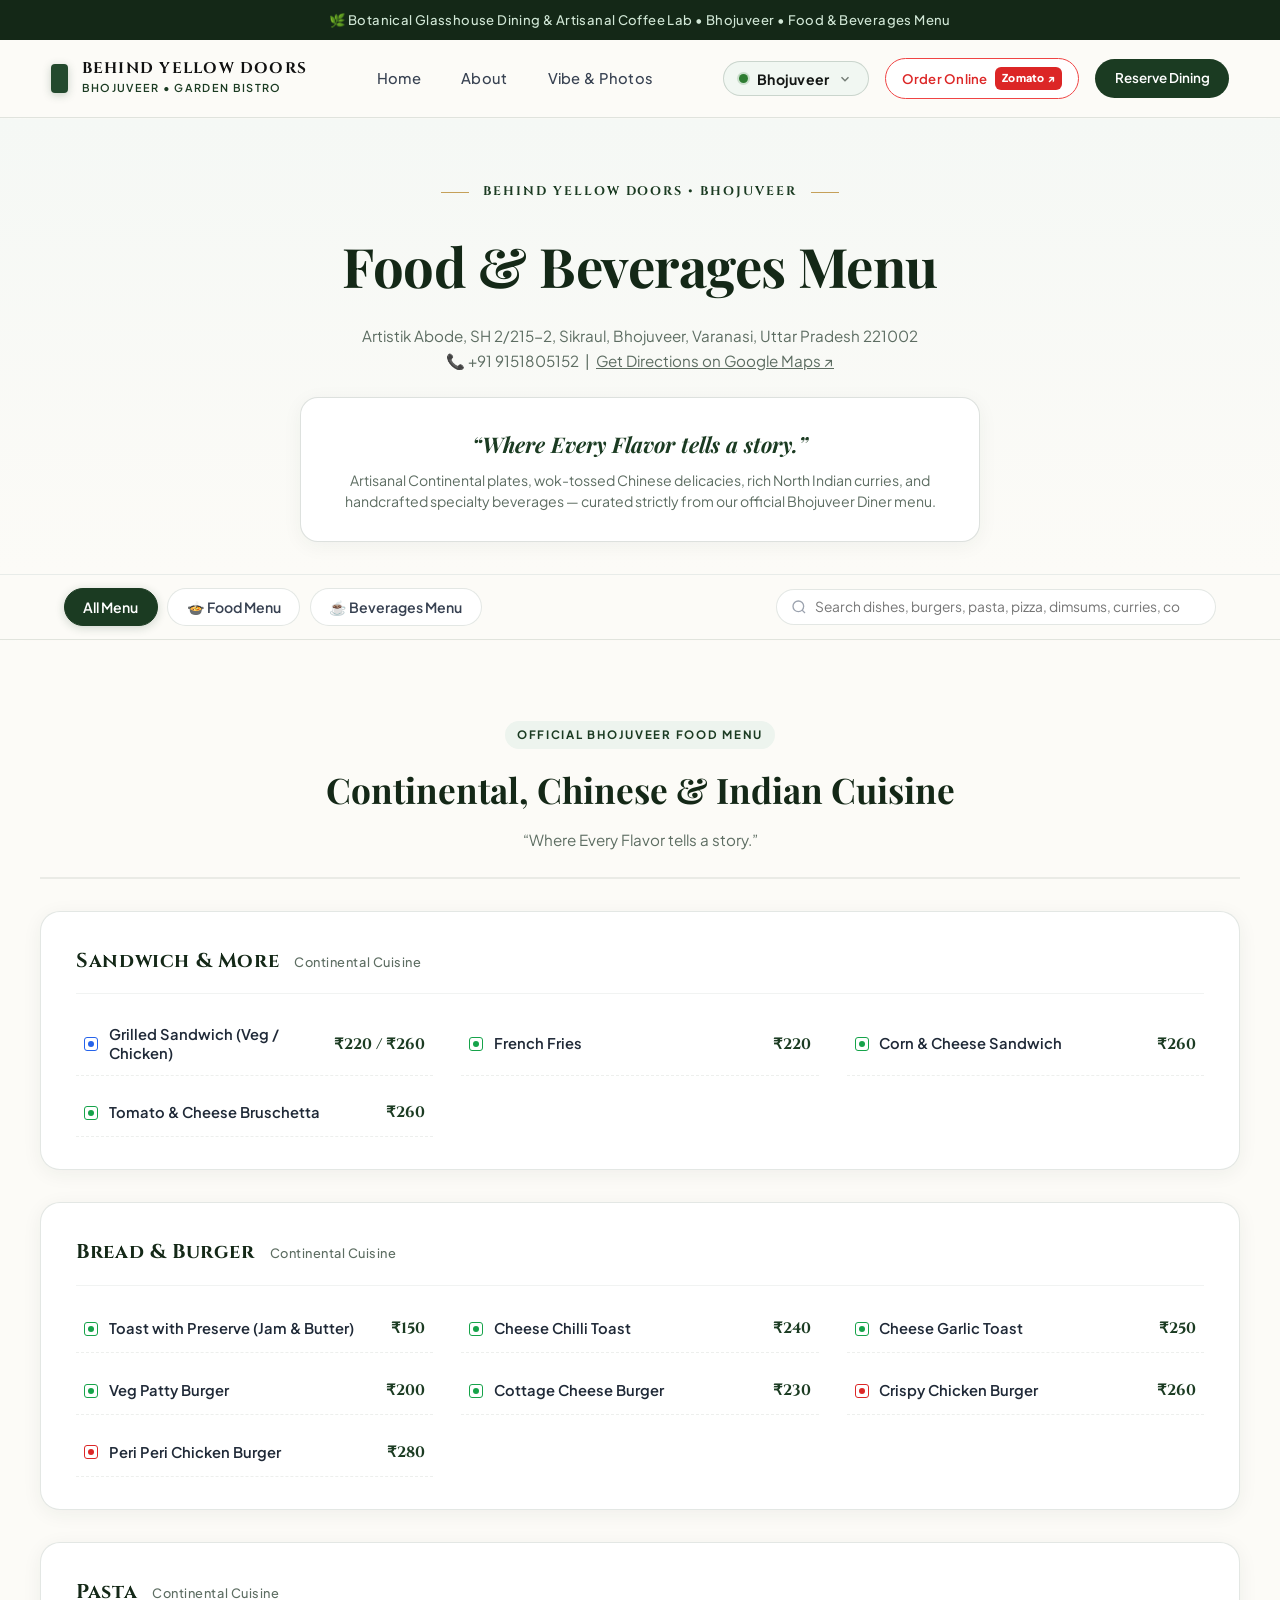
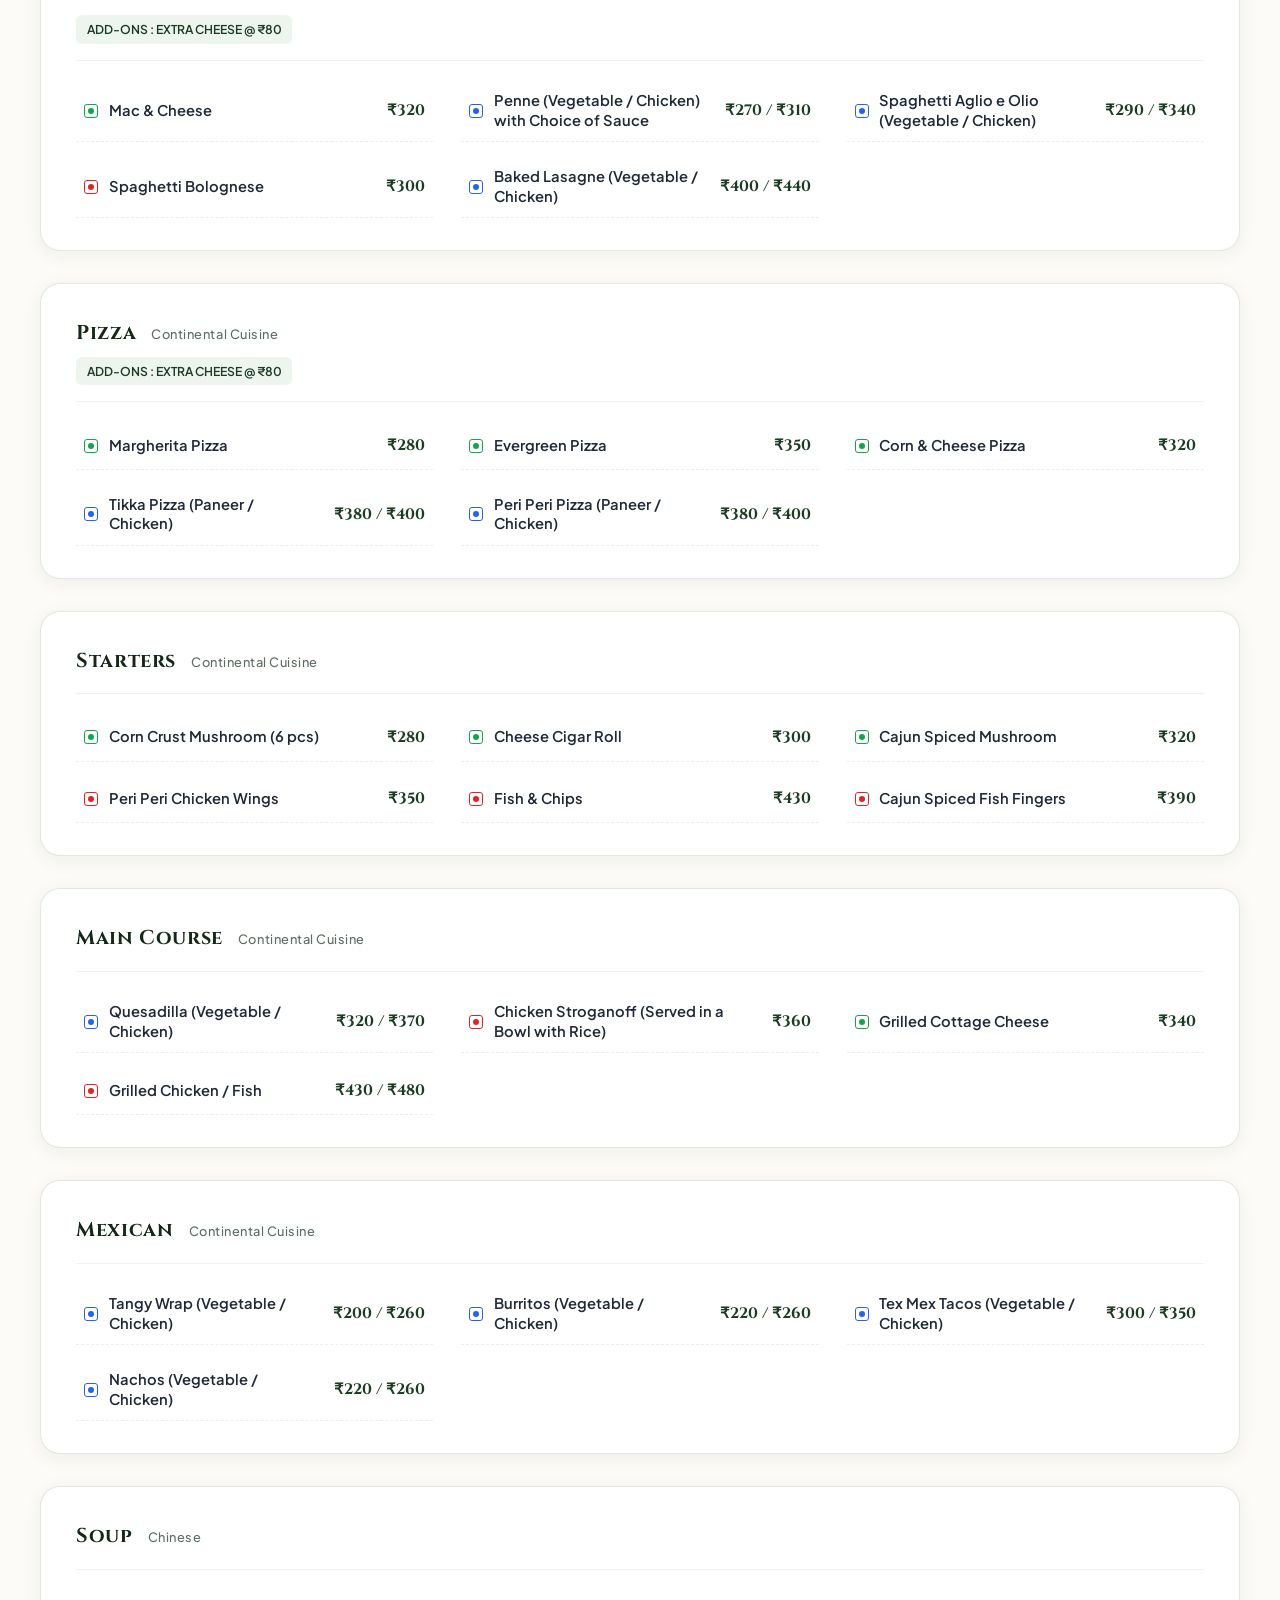
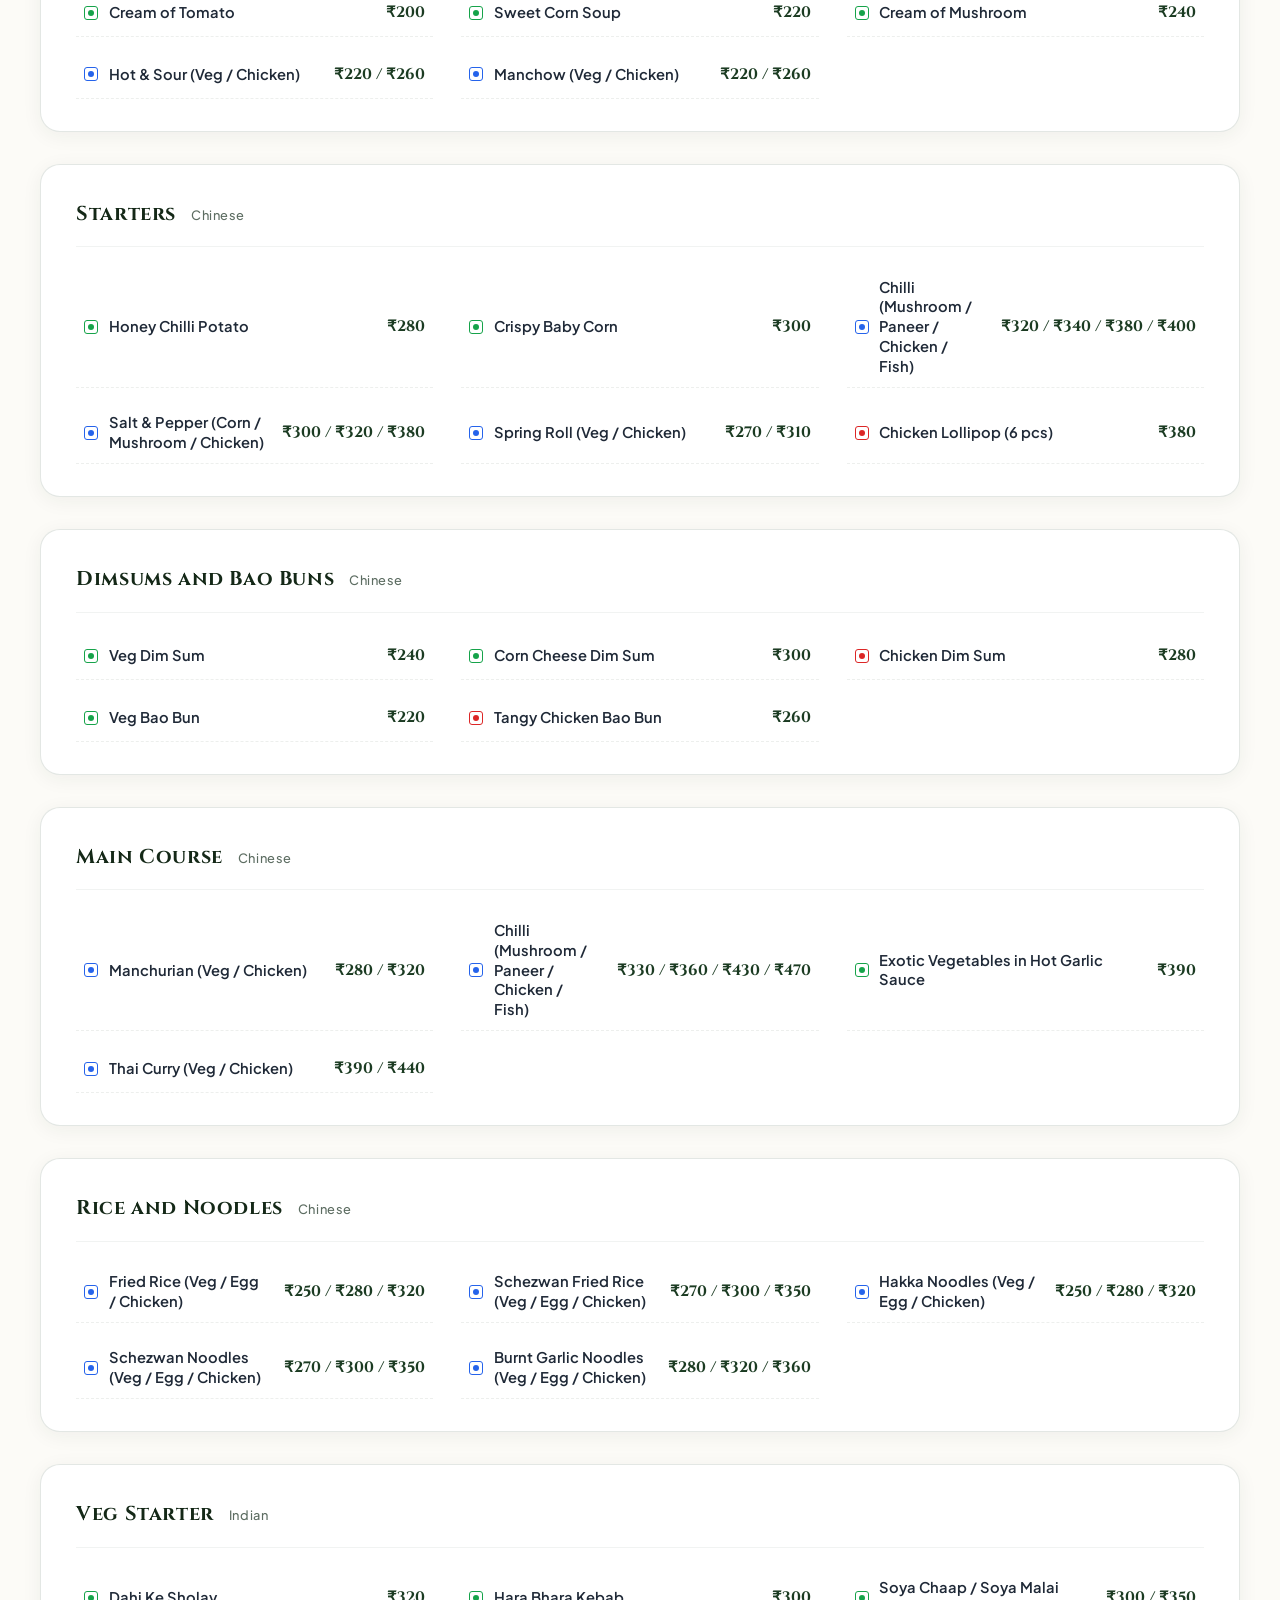
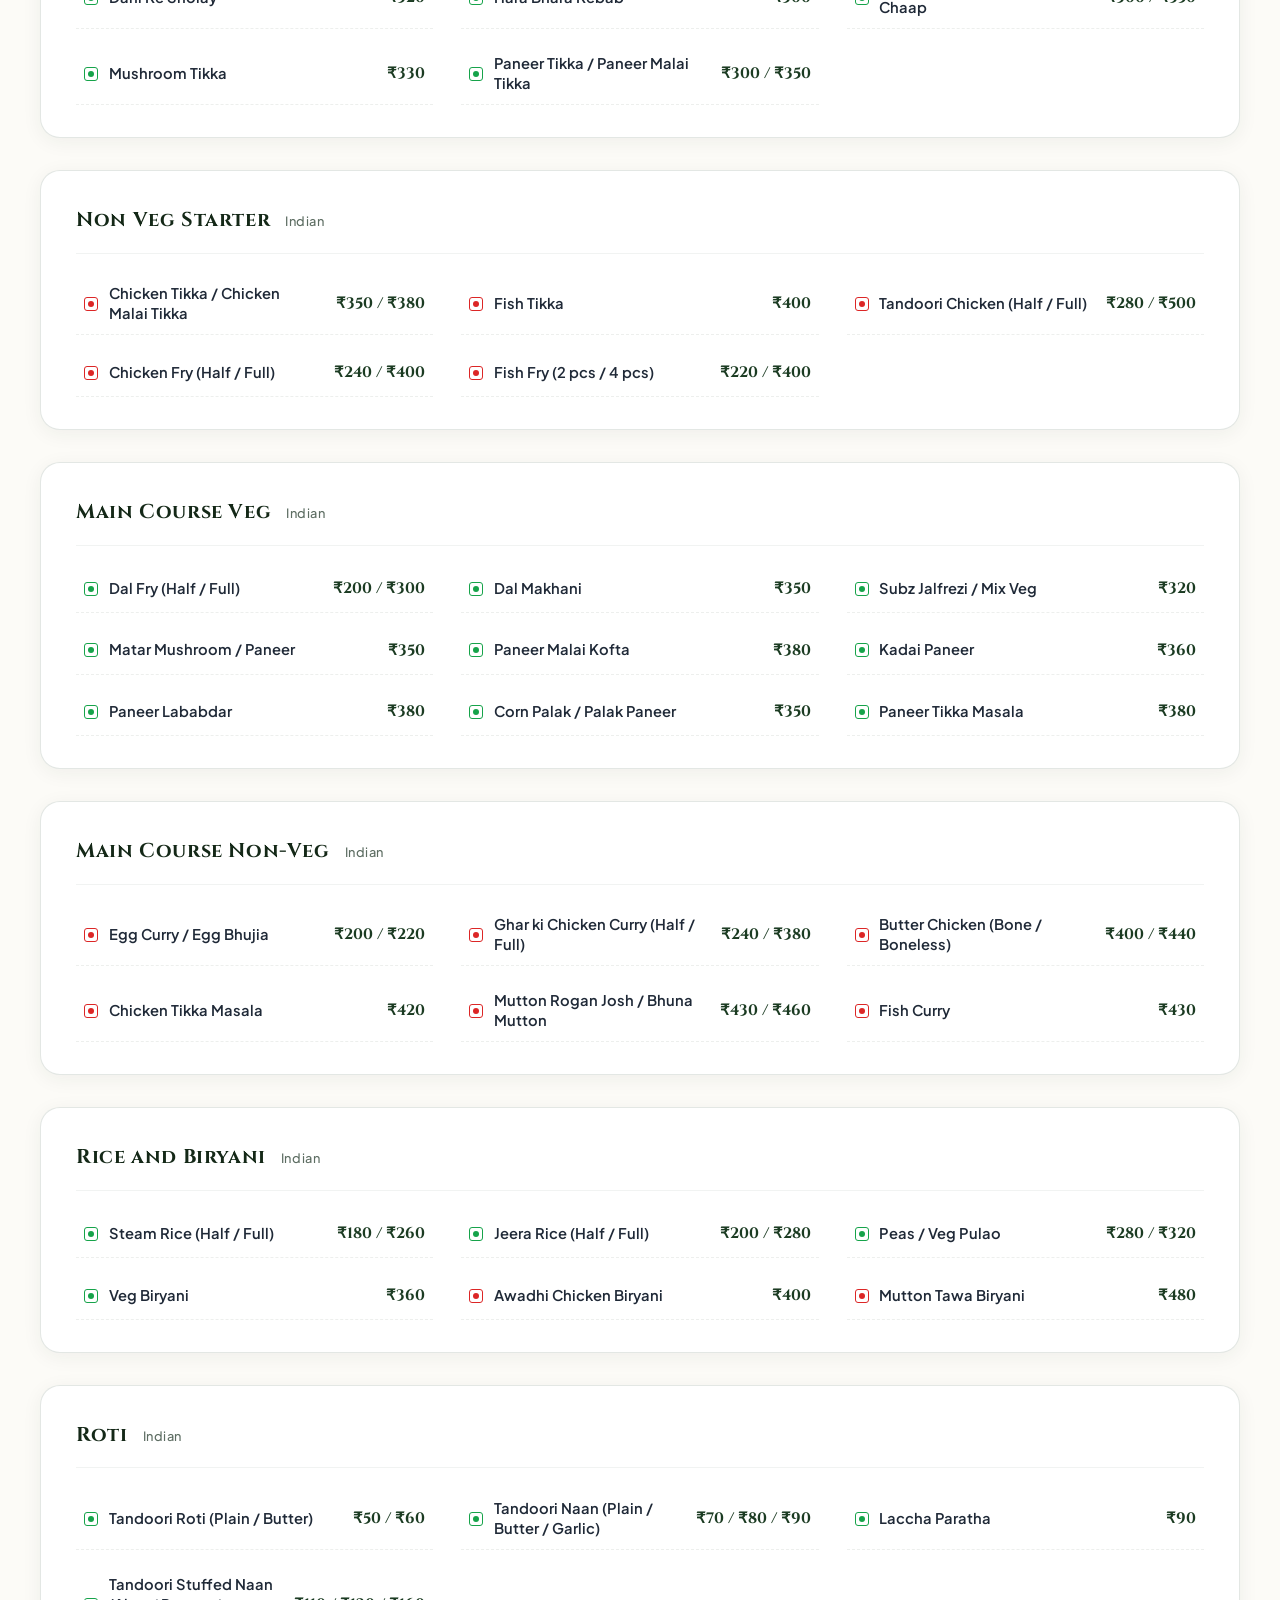
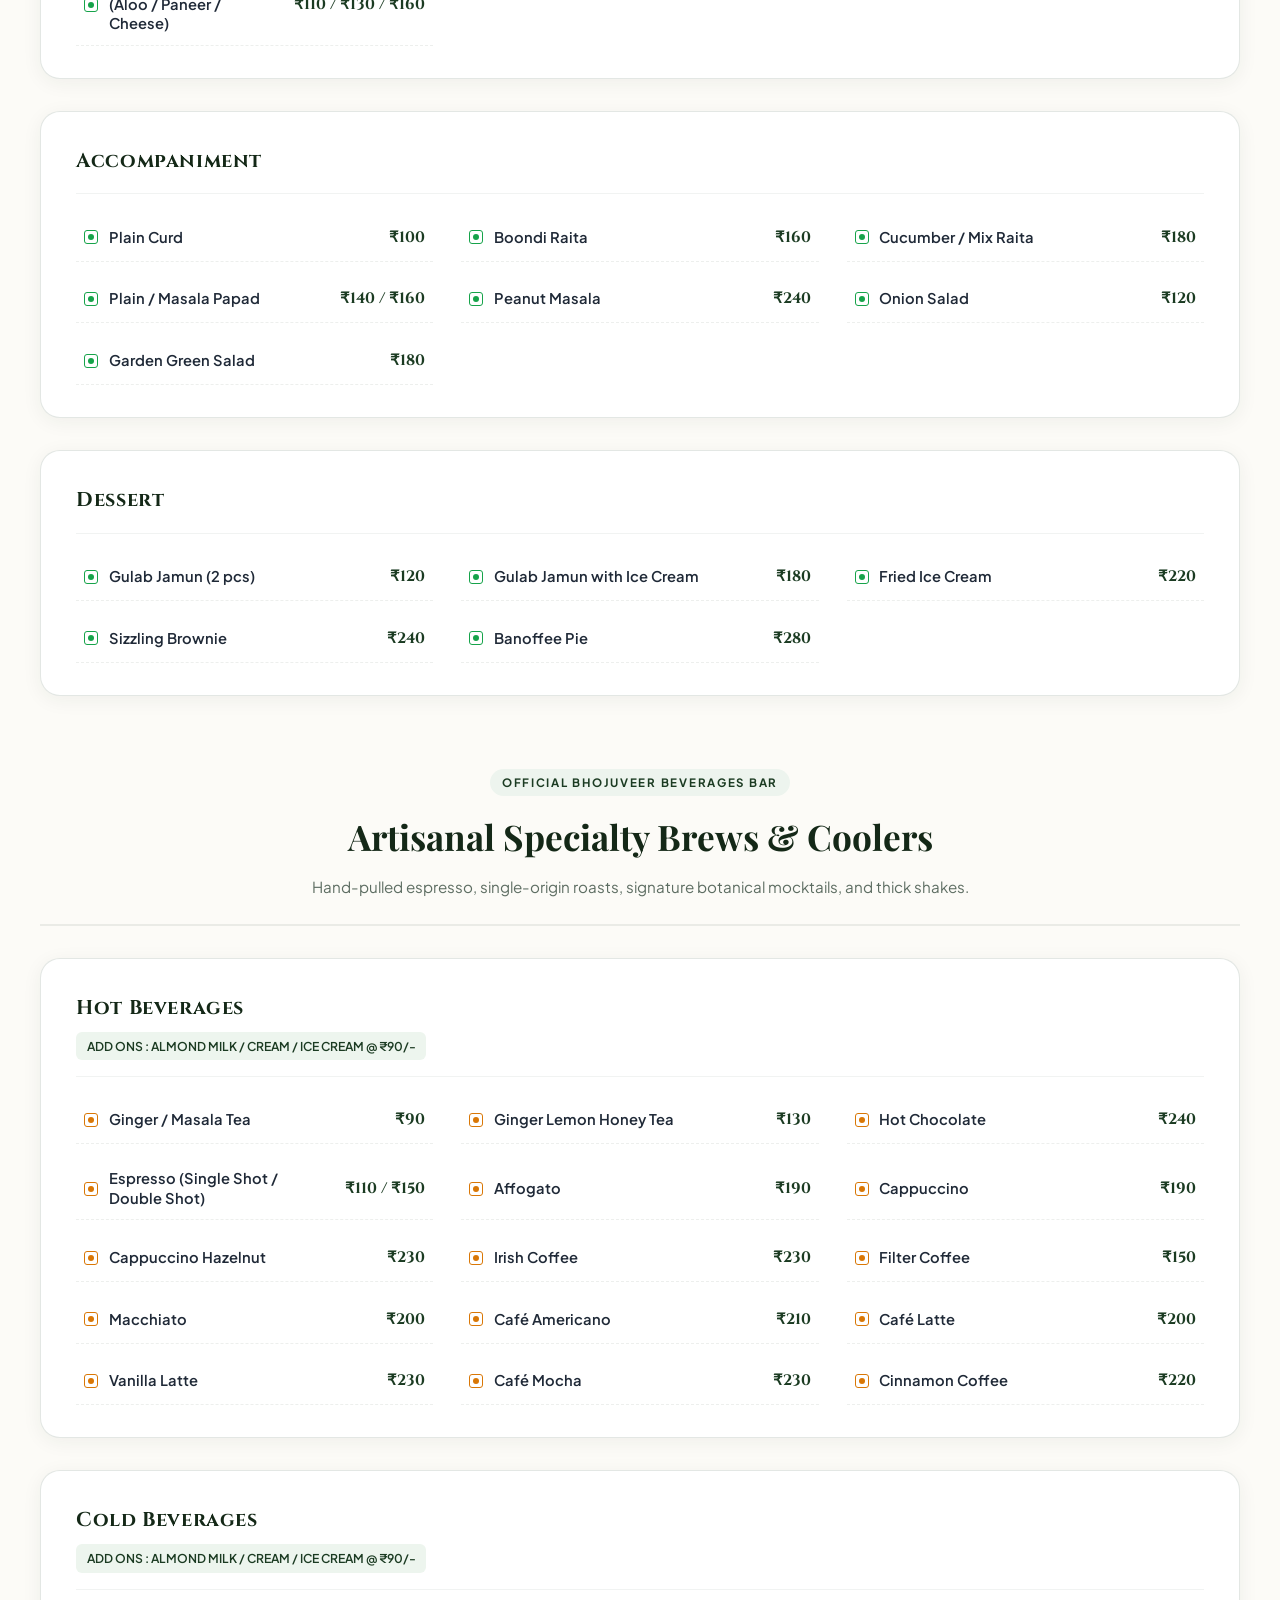
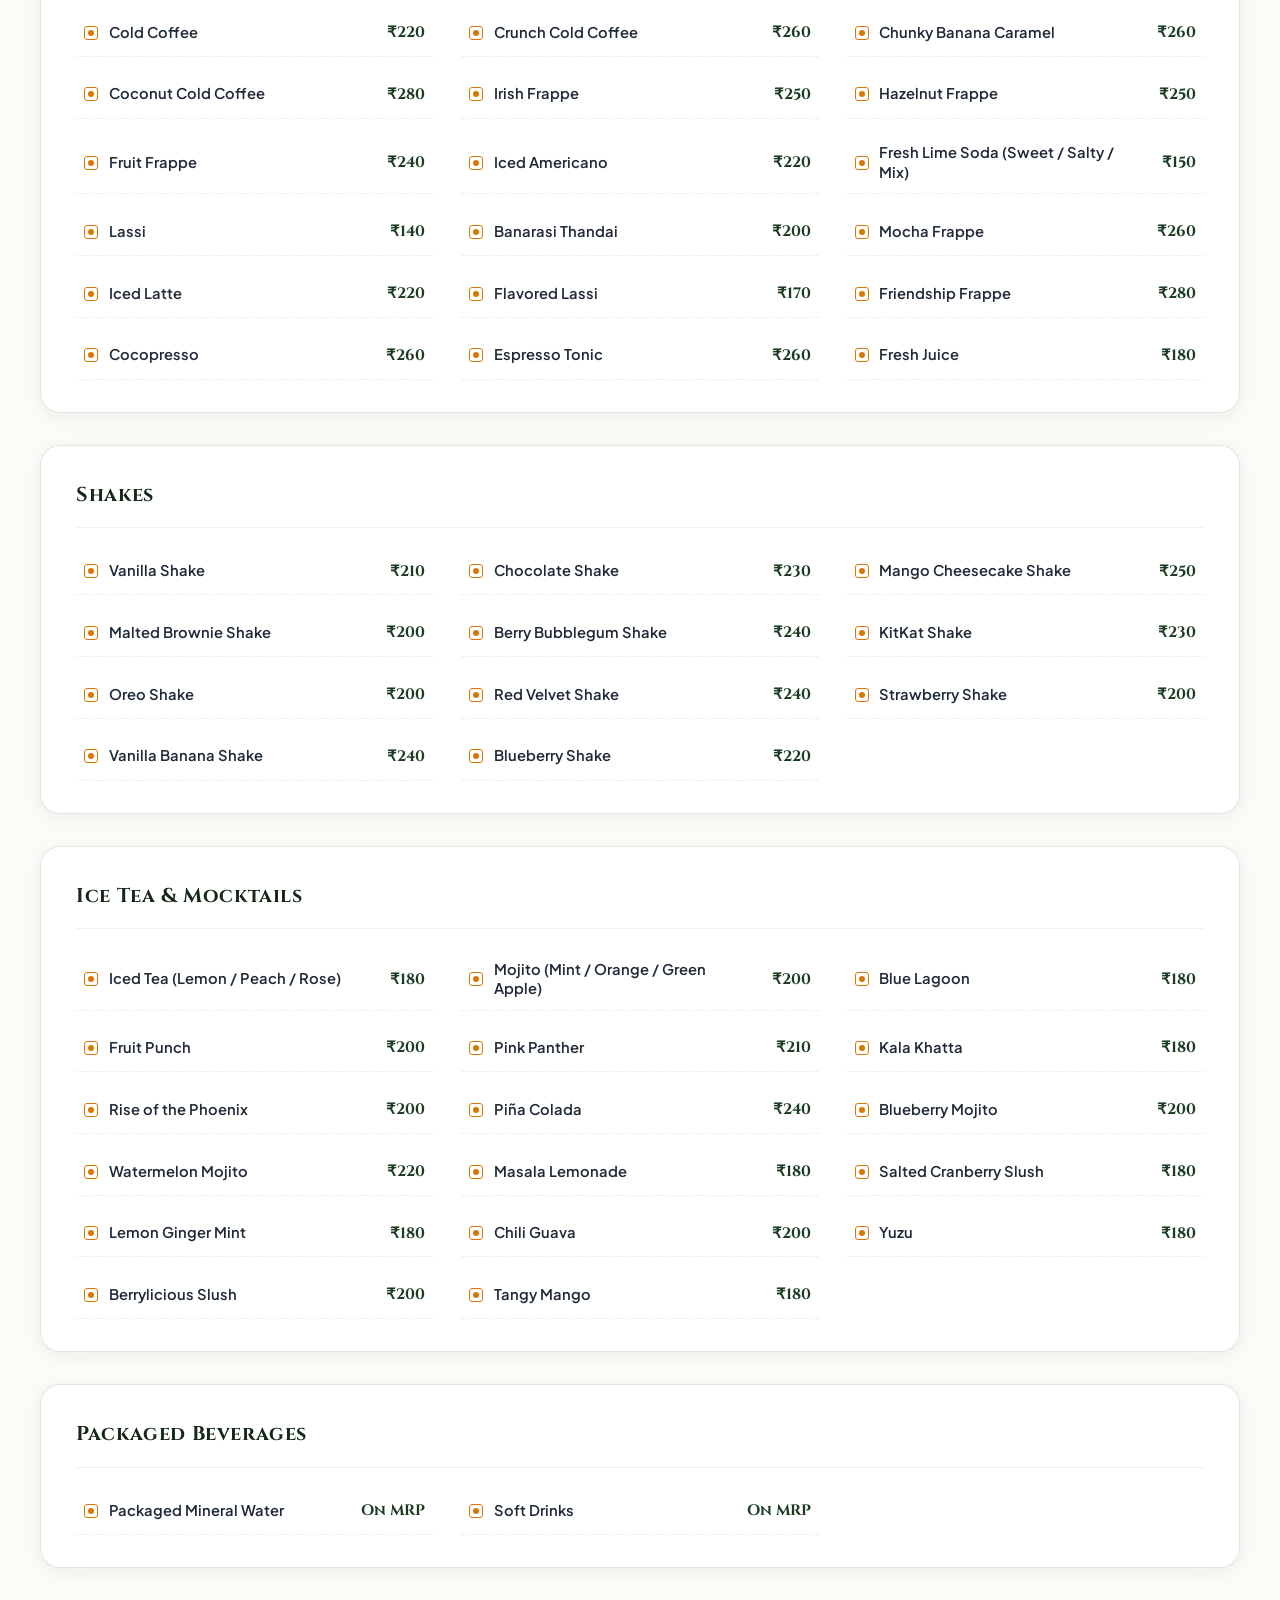
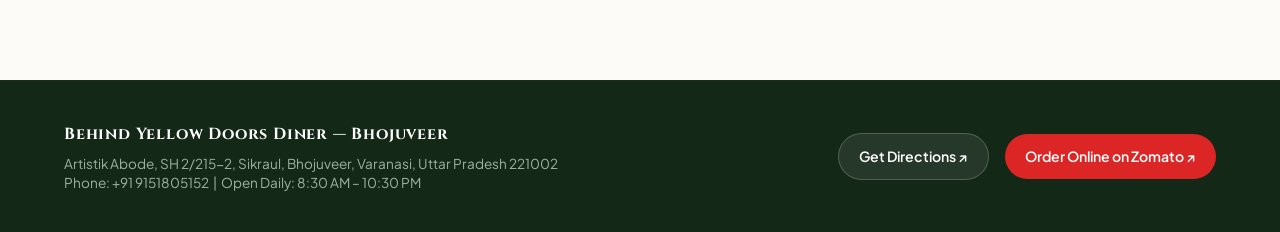
<file: bhojuveer-menu.html>
<!DOCTYPE html>
<html lang="en">
<head>
  <meta charset="UTF-8">
  <meta name="viewport" content="width=device-width, initial-scale=1.0">
  <title>Food &amp; Beverages Menu — Behind Yellow Doors Diner, Bhojuveer, Varanasi</title>
  <link rel="preconnect" href="https://fonts.googleapis.com">
  <link rel="preconnect" href="https://fonts.gstatic.com" crossorigin>
  <link href="https://fonts.googleapis.com/css2?family=Cinzel:wght@600;700;800;900&family=Plus+Jakarta+Sans:wght@300;400;500;600;700;800&family=Playfair+Display:ital,wght@0,600;0,700;0,800;1,400&display=swap" rel="stylesheet">
  <link rel="stylesheet" href="bhojuveer.css">
  <link rel="stylesheet" href="bhojuveer-menu.css">
  <!-- Favicon -->
  <link rel="icon" type="image/svg+xml" href="/favicon.svg">
  <link rel="icon" type="image/png" sizes="32x32" href="/favicon-32x32.png">
  <link rel="icon" type="image/png" sizes="16x16" href="/favicon-16x16.png">
  <link rel="apple-touch-icon" sizes="180x180" href="/apple-touch-icon.png">
  <link rel="shortcut icon" href="/favicon.ico">
  <link rel="manifest" href="/site.webmanifest">
  <meta name="theme-color" content="#f5b800">
</head>
<body class="outlet-bhojuveer-body bhojuveer-menu-page">

  <!-- Top Announcement Bar -->
  <aside class="top-announcement">
    <span>🌿 Botanical Glasshouse Dining &amp; Artisanal Coffee Lab • Bhojuveer • Food &amp; Beverages Menu</span>
  </aside>

  <!-- Sticky Main Navigation (Homepage Nav with Home before About) -->
  <header class="outlet-header">
    <div class="nav-container">
      <a href="/bhojuveer" class="brand-logo">
        <span class="leaf-door-pip"></span>
        <div class="brand-text-block">
          <span class="brand-name">BEHIND YELLOW DOORS</span>
          <span class="brand-outlet">BHOJUVEER • GARDEN BISTRO</span>
        </div>
      </a>

      <!-- Desktop Nav Links (Home before About) -->
      <nav class="desktop-nav">
        <a href="/bhojuveer" class="nav-link">Home</a>
        <a href="/bhojuveer#about" class="nav-link">About</a>
        <a href="/bhojuveer#gallery" class="nav-link">Vibe &amp; Photos</a>
      </nav>

      <!-- Outlet Switcher & Action Buttons -->
      <div class="nav-actions">
        <!-- Redesigned Outlet Selector (Bhojuveer with Sigra Dropdown) -->
        <div class="outlet-selector-wrapper" id="outletSwitcher">
          <button class="outlet-btn-current" id="outletBtnCurrent" aria-label="Current Outlet: Bhojuveer. Click to switch to Sigra">
            <span class="location-dot bhojuveer-dot"></span>
            <span class="outlet-active-name">Bhojuveer</span>
            <svg class="chevron-icon" viewBox="0 0 24 24" fill="none" stroke="currentColor" stroke-width="2.5">
              <polyline points="6 9 12 15 18 9"></polyline>
            </svg>
          </button>

          <div class="outlet-popover" id="outletPopover">
            <a href="/sigra" class="popover-item sigra-switch-item" title="Switch to Sigra Outlet">
              <span class="status-indicator sigra-indicator"></span>
              <div class="popover-text">
                <strong>Sigra</strong>
                <small>Social Diner &amp; Board Games • Mahmoorganj</small>
              </div>
              <svg class="switch-arrow-icon" viewBox="0 0 24 24" fill="none" stroke="currentColor" stroke-width="2.5">
                <line x1="5" y1="12" x2="19" y2="12"></line>
                <polyline points="12 5 19 12 12 19"></polyline>
              </svg>
            </a>
          </div>
        </div>

        <!-- Online Order taking to Zomato Bhojuveer Page -->
        <a href="https://www.zomato.com/varanasi/behind-yellow-doors-diner-shivpur/order" target="_blank" rel="noopener noreferrer" class="btn btn-nav-zomato" title="Order Online on Zomato">
          <span>Order Online</span>
          <span class="zomato-badge">Zomato ↗</span>
        </a>

        <a href="/bhojuveer#reserve" class="btn btn-nav-reserve">Reserve Dining</a>
      </div>
    </div>
  </header>

  <!-- Menu Hero Section -->
  <section class="menu-hero">
    <div class="menu-hero-container">
      <div class="menu-hero-badge">
        <span class="badge-line"></span>
        <span class="badge-text">BEHIND YELLOW DOORS • BHOJUVEER</span>
        <span class="badge-line"></span>
      </div>

      <h1 class="menu-hero-title">Food &amp; Beverages Menu</h1>
      <p class="menu-hero-subtitle">
        Artistik Abode, SH 2/215-2, Sikraul, Bhojuveer, Varanasi, Uttar Pradesh 221002<br>
        <span class="contact-highlight">📞 <a href="tel:+919151805152" style="color: inherit; text-decoration: none;">+91 9151805152</a> &nbsp;|&nbsp; <a href="https://maps.app.goo.gl/1ZaUSXJBKcQTdE2c7" target="_blank" rel="noopener noreferrer" style="color: inherit; text-decoration: underline;">Get Directions on Google Maps ↗</a></span>
      </p>

      <!-- Story Callout Card (from Food PDF Page 1) -->
      <div class="story-callout-card">
        <h3 class="story-quote">“Where Every Flavor tells a story.”</h3>
        <p class="story-desc">
          Artisanal Continental plates, wok-tossed Chinese delicacies, rich North Indian curries, and handcrafted specialty beverages — curated strictly from our official Bhojuveer Diner menu.
        </p>
      </div>
    </div>
  </section>

  <!-- Sticky Filter & Section Navigation Bar -->
  <nav class="sticky-menu-subnav">
    <div class="subnav-container">
      <!-- Main Category Tabs -->
      <div class="main-cat-tabs">
        <button class="cat-btn active" data-filter="all">All Menu</button>
        <button class="cat-btn" data-filter="food">🍲 Food Menu</button>
        <button class="cat-btn" data-filter="beverages">☕ Beverages Menu</button>
      </div>

      <!-- Live Search Box -->
      <div class="menu-search-box">
        <svg class="search-icon" viewBox="0 0 24 24" fill="none" stroke="currentColor" stroke-width="2">
          <circle cx="11" cy="11" r="8"></circle>
          <line x1="21" y1="21" x2="16.65" y2="16.65"></line>
        </svg>
        <input type="text" id="menuSearchInput" placeholder="Search dishes, burgers, pasta, pizza, dimsums, curries, coffee, shakes..." aria-label="Search Menu">
        <button id="clearSearchBtn" class="clear-search hidden">&times;</button>
      </div>
    </div>
  </nav>

  <!-- Main Menu Container -->
  <main class="menu-main-content">
    <div class="menu-container">

      <!-- =================================================================
           PART 1: FOOD MENU (Strictly from Official Bhojuveer Food PDF)
           ================================================================= -->
      <div class="menu-super-section" data-type="food" id="foodSuperSection">
        <div class="super-section-banner">
          <span class="super-tag">OFFICIAL BHOJUVEER FOOD MENU</span>
          <h2>Continental, Chinese &amp; Indian Cuisine</h2>
          <p>“Where Every Flavor tells a story.”</p>
        </div>

        <!-- -------------------------------------------------------------
             SECTION: CONTINENTAL CUISINE
             ------------------------------------------------------------- -->
        <!-- 1. Sandwich & More -->
        <section class="menu-category" id="sec-sandwich">
          <div class="cat-header">
            <h3>Sandwich &amp; More <span class="cat-sub">Continental Cuisine</span></h3>
          </div>
          <div class="items-grid">
            <div class="menu-row">
              <div class="item-meta">
                <span class="food-icon veg-nonveg"></span>
                <span class="item-name">Grilled Sandwich (Veg / Chicken)</span>
              </div>
              <span class="item-cost">₹220 / ₹260</span>
            </div>
            <div class="menu-row">
              <div class="item-meta">
                <span class="food-icon veg"></span>
                <span class="item-name">French Fries</span>
              </div>
              <span class="item-cost">₹220</span>
            </div>
            <div class="menu-row">
              <div class="item-meta">
                <span class="food-icon veg"></span>
                <span class="item-name">Corn &amp; Cheese Sandwich</span>
              </div>
              <span class="item-cost">₹260</span>
            </div>
            <div class="menu-row">
              <div class="item-meta">
                <span class="food-icon veg"></span>
                <span class="item-name">Tomato &amp; Cheese Bruschetta</span>
              </div>
              <span class="item-cost">₹260</span>
            </div>
          </div>
        </section>

        <!-- 2. Bread & Burger -->
        <section class="menu-category" id="sec-burger">
          <div class="cat-header">
            <h3>Bread &amp; Burger <span class="cat-sub">Continental Cuisine</span></h3>
          </div>
          <div class="items-grid">
            <div class="menu-row">
              <div class="item-meta">
                <span class="food-icon veg"></span>
                <span class="item-name">Toast with Preserve (Jam &amp; Butter)</span>
              </div>
              <span class="item-cost">₹150</span>
            </div>
            <div class="menu-row">
              <div class="item-meta">
                <span class="food-icon veg"></span>
                <span class="item-name">Cheese Chilli Toast</span>
              </div>
              <span class="item-cost">₹240</span>
            </div>
            <div class="menu-row">
              <div class="item-meta">
                <span class="food-icon veg"></span>
                <span class="item-name">Cheese Garlic Toast</span>
              </div>
              <span class="item-cost">₹250</span>
            </div>
            <div class="menu-row">
              <div class="item-meta">
                <span class="food-icon veg"></span>
                <span class="item-name">Veg Patty Burger</span>
              </div>
              <span class="item-cost">₹200</span>
            </div>
            <div class="menu-row">
              <div class="item-meta">
                <span class="food-icon veg"></span>
                <span class="item-name">Cottage Cheese Burger</span>
              </div>
              <span class="item-cost">₹230</span>
            </div>
            <div class="menu-row">
              <div class="item-meta">
                <span class="food-icon nonveg"></span>
                <span class="item-name">Crispy Chicken Burger</span>
              </div>
              <span class="item-cost">₹260</span>
            </div>
            <div class="menu-row">
              <div class="item-meta">
                <span class="food-icon nonveg"></span>
                <span class="item-name">Peri Peri Chicken Burger</span>
              </div>
              <span class="item-cost">₹280</span>
            </div>
          </div>
        </section>

        <!-- 3. Pasta -->
        <section class="menu-category" id="sec-pasta">
          <div class="cat-header">
            <h3>Pasta <span class="cat-sub">Continental Cuisine</span></h3>
            <span class="addon-note">ADD-ONS : EXTRA CHEESE @ ₹80</span>
          </div>
          <div class="items-grid">
            <div class="menu-row">
              <div class="item-meta">
                <span class="food-icon veg"></span>
                <span class="item-name">Mac &amp; Cheese</span>
              </div>
              <span class="item-cost">₹320</span>
            </div>
            <div class="menu-row">
              <div class="item-meta">
                <span class="food-icon veg-nonveg"></span>
                <span class="item-name">Penne (Vegetable / Chicken) with Choice of Sauce</span>
              </div>
              <span class="item-cost">₹270 / ₹310</span>
            </div>
            <div class="menu-row">
              <div class="item-meta">
                <span class="food-icon veg-nonveg"></span>
                <span class="item-name">Spaghetti Aglio e Olio (Vegetable / Chicken)</span>
              </div>
              <span class="item-cost">₹290 / ₹340</span>
            </div>
            <div class="menu-row">
              <div class="item-meta">
                <span class="food-icon nonveg"></span>
                <span class="item-name">Spaghetti Bolognese</span>
              </div>
              <span class="item-cost">₹300</span>
            </div>
            <div class="menu-row">
              <div class="item-meta">
                <span class="food-icon veg-nonveg"></span>
                <span class="item-name">Baked Lasagne (Vegetable / Chicken)</span>
              </div>
              <span class="item-cost">₹400 / ₹440</span>
            </div>
          </div>
        </section>

        <!-- 4. Pizza -->
        <section class="menu-category" id="sec-pizza">
          <div class="cat-header">
            <h3>Pizza <span class="cat-sub">Continental Cuisine</span></h3>
            <span class="addon-note">ADD-ONS : EXTRA CHEESE @ ₹80</span>
          </div>
          <div class="items-grid">
            <div class="menu-row">
              <div class="item-meta">
                <span class="food-icon veg"></span>
                <span class="item-name">Margherita Pizza</span>
              </div>
              <span class="item-cost">₹280</span>
            </div>
            <div class="menu-row">
              <div class="item-meta">
                <span class="food-icon veg"></span>
                <span class="item-name">Evergreen Pizza</span>
              </div>
              <span class="item-cost">₹350</span>
            </div>
            <div class="menu-row">
              <div class="item-meta">
                <span class="food-icon veg"></span>
                <span class="item-name">Corn &amp; Cheese Pizza</span>
              </div>
              <span class="item-cost">₹320</span>
            </div>
            <div class="menu-row">
              <div class="item-meta">
                <span class="food-icon veg-nonveg"></span>
                <span class="item-name">Tikka Pizza (Paneer / Chicken)</span>
              </div>
              <span class="item-cost">₹380 / ₹400</span>
            </div>
            <div class="menu-row">
              <div class="item-meta">
                <span class="food-icon veg-nonveg"></span>
                <span class="item-name">Peri Peri Pizza (Paneer / Chicken)</span>
              </div>
              <span class="item-cost">₹380 / ₹400</span>
            </div>
          </div>
        </section>

        <!-- 5. Continental Starters -->
        <section class="menu-category" id="sec-starters">
          <div class="cat-header">
            <h3>Starters <span class="cat-sub">Continental Cuisine</span></h3>
          </div>
          <div class="items-grid">
            <div class="menu-row">
              <div class="item-meta">
                <span class="food-icon veg"></span>
                <span class="item-name">Corn Crust Mushroom (6 pcs)</span>
              </div>
              <span class="item-cost">₹280</span>
            </div>
            <div class="menu-row">
              <div class="item-meta">
                <span class="food-icon veg"></span>
                <span class="item-name">Cheese Cigar Roll</span>
              </div>
              <span class="item-cost">₹300</span>
            </div>
            <div class="menu-row">
              <div class="item-meta">
                <span class="food-icon veg"></span>
                <span class="item-name">Cajun Spiced Mushroom</span>
              </div>
              <span class="item-cost">₹320</span>
            </div>
            <div class="menu-row">
              <div class="item-meta">
                <span class="food-icon nonveg"></span>
                <span class="item-name">Peri Peri Chicken Wings</span>
              </div>
              <span class="item-cost">₹350</span>
            </div>
            <div class="menu-row">
              <div class="item-meta">
                <span class="food-icon nonveg"></span>
                <span class="item-name">Fish &amp; Chips</span>
              </div>
              <span class="item-cost">₹430</span>
            </div>
            <div class="menu-row">
              <div class="item-meta">
                <span class="food-icon nonveg"></span>
                <span class="item-name">Cajun Spiced Fish Fingers</span>
              </div>
              <span class="item-cost">₹390</span>
            </div>
          </div>
        </section>

        <!-- 6. Continental Main Course -->
        <section class="menu-category" id="sec-mains">
          <div class="cat-header">
            <h3>Main Course <span class="cat-sub">Continental Cuisine</span></h3>
          </div>
          <div class="items-grid">
            <div class="menu-row">
              <div class="item-meta">
                <span class="food-icon veg-nonveg"></span>
                <span class="item-name">Quesadilla (Vegetable / Chicken)</span>
              </div>
              <span class="item-cost">₹320 / ₹370</span>
            </div>
            <div class="menu-row">
              <div class="item-meta">
                <span class="food-icon nonveg"></span>
                <span class="item-name">Chicken Stroganoff (Served in a Bowl with Rice)</span>
              </div>
              <span class="item-cost">₹360</span>
            </div>
            <div class="menu-row">
              <div class="item-meta">
                <span class="food-icon veg"></span>
                <span class="item-name">Grilled Cottage Cheese</span>
              </div>
              <span class="item-cost">₹340</span>
            </div>
            <div class="menu-row">
              <div class="item-meta">
                <span class="food-icon nonveg"></span>
                <span class="item-name">Grilled Chicken / Fish</span>
              </div>
              <span class="item-cost">₹430 / ₹480</span>
            </div>
          </div>
        </section>

        <!-- 7. Mexican -->
        <section class="menu-category" id="sec-mexican">
          <div class="cat-header">
            <h3>Mexican <span class="cat-sub">Continental Cuisine</span></h3>
          </div>
          <div class="items-grid">
            <div class="menu-row">
              <div class="item-meta">
                <span class="food-icon veg-nonveg"></span>
                <span class="item-name">Tangy Wrap (Vegetable / Chicken)</span>
              </div>
              <span class="item-cost">₹200 / ₹260</span>
            </div>
            <div class="menu-row">
              <div class="item-meta">
                <span class="food-icon veg-nonveg"></span>
                <span class="item-name">Burritos (Vegetable / Chicken)</span>
              </div>
              <span class="item-cost">₹220 / ₹260</span>
            </div>
            <div class="menu-row">
              <div class="item-meta">
                <span class="food-icon veg-nonveg"></span>
                <span class="item-name">Tex Mex Tacos (Vegetable / Chicken)</span>
              </div>
              <span class="item-cost">₹300 / ₹350</span>
            </div>
            <div class="menu-row">
              <div class="item-meta">
                <span class="food-icon veg-nonveg"></span>
                <span class="item-name">Nachos (Vegetable / Chicken)</span>
              </div>
              <span class="item-cost">₹220 / ₹260</span>
            </div>
          </div>
        </section>

        <!-- -------------------------------------------------------------
             SECTION: CHINESE
             ------------------------------------------------------------- -->
        <!-- 8. Chinese Soup -->
        <section class="menu-category" id="sec-soup">
          <div class="cat-header">
            <h3>Soup <span class="cat-sub">Chinese</span></h3>
          </div>
          <div class="items-grid">
            <div class="menu-row">
              <div class="item-meta">
                <span class="food-icon veg"></span>
                <span class="item-name">Cream of Tomato</span>
              </div>
              <span class="item-cost">₹200</span>
            </div>
            <div class="menu-row">
              <div class="item-meta">
                <span class="food-icon veg"></span>
                <span class="item-name">Sweet Corn Soup</span>
              </div>
              <span class="item-cost">₹220</span>
            </div>
            <div class="menu-row">
              <div class="item-meta">
                <span class="food-icon veg"></span>
                <span class="item-name">Cream of Mushroom</span>
              </div>
              <span class="item-cost">₹240</span>
            </div>
            <div class="menu-row">
              <div class="item-meta">
                <span class="food-icon veg-nonveg"></span>
                <span class="item-name">Hot &amp; Sour (Veg / Chicken)</span>
              </div>
              <span class="item-cost">₹220 / ₹260</span>
            </div>
            <div class="menu-row">
              <div class="item-meta">
                <span class="food-icon veg-nonveg"></span>
                <span class="item-name">Manchow (Veg / Chicken)</span>
              </div>
              <span class="item-cost">₹220 / ₹260</span>
            </div>
          </div>
        </section>

        <!-- 9. Chinese Starters -->
        <section class="menu-category" id="sec-chinese-starters">
          <div class="cat-header">
            <h3>Starters <span class="cat-sub">Chinese</span></h3>
          </div>
          <div class="items-grid">
            <div class="menu-row">
              <div class="item-meta">
                <span class="food-icon veg"></span>
                <span class="item-name">Honey Chilli Potato</span>
              </div>
              <span class="item-cost">₹280</span>
            </div>
            <div class="menu-row">
              <div class="item-meta">
                <span class="food-icon veg"></span>
                <span class="item-name">Crispy Baby Corn</span>
              </div>
              <span class="item-cost">₹300</span>
            </div>
            <div class="menu-row">
              <div class="item-meta">
                <span class="food-icon veg-nonveg"></span>
                <span class="item-name">Chilli (Mushroom / Paneer / Chicken / Fish)</span>
              </div>
              <span class="item-cost">₹320 / ₹340 / ₹380 / ₹400</span>
            </div>
            <div class="menu-row">
              <div class="item-meta">
                <span class="food-icon veg-nonveg"></span>
                <span class="item-name">Salt &amp; Pepper (Corn / Mushroom / Chicken)</span>
              </div>
              <span class="item-cost">₹300 / ₹320 / ₹380</span>
            </div>
            <div class="menu-row">
              <div class="item-meta">
                <span class="food-icon veg-nonveg"></span>
                <span class="item-name">Spring Roll (Veg / Chicken)</span>
              </div>
              <span class="item-cost">₹270 / ₹310</span>
            </div>
            <div class="menu-row">
              <div class="item-meta">
                <span class="food-icon nonveg"></span>
                <span class="item-name">Chicken Lollipop (6 pcs)</span>
              </div>
              <span class="item-cost">₹380</span>
            </div>
          </div>
        </section>

        <!-- 10. Dimsums and Bao Buns -->
        <section class="menu-category" id="sec-dimsums">
          <div class="cat-header">
            <h3>Dimsums and Bao Buns <span class="cat-sub">Chinese</span></h3>
          </div>
          <div class="items-grid">
            <div class="menu-row">
              <div class="item-meta">
                <span class="food-icon veg"></span>
                <span class="item-name">Veg Dim Sum</span>
              </div>
              <span class="item-cost">₹240</span>
            </div>
            <div class="menu-row">
              <div class="item-meta">
                <span class="food-icon veg"></span>
                <span class="item-name">Corn Cheese Dim Sum</span>
              </div>
              <span class="item-cost">₹300</span>
            </div>
            <div class="menu-row">
              <div class="item-meta">
                <span class="food-icon nonveg"></span>
                <span class="item-name">Chicken Dim Sum</span>
              </div>
              <span class="item-cost">₹280</span>
            </div>
            <div class="menu-row">
              <div class="item-meta">
                <span class="food-icon veg"></span>
                <span class="item-name">Veg Bao Bun</span>
              </div>
              <span class="item-cost">₹220</span>
            </div>
            <div class="menu-row">
              <div class="item-meta">
                <span class="food-icon nonveg"></span>
                <span class="item-name">Tangy Chicken Bao Bun</span>
              </div>
              <span class="item-cost">₹260</span>
            </div>
          </div>
        </section>

        <!-- 11. Chinese Main Course -->
        <section class="menu-category" id="sec-chinese-mains">
          <div class="cat-header">
            <h3>Main Course <span class="cat-sub">Chinese</span></h3>
          </div>
          <div class="items-grid">
            <div class="menu-row">
              <div class="item-meta">
                <span class="food-icon veg-nonveg"></span>
                <span class="item-name">Manchurian (Veg / Chicken)</span>
              </div>
              <span class="item-cost">₹280 / ₹320</span>
            </div>
            <div class="menu-row">
              <div class="item-meta">
                <span class="food-icon veg-nonveg"></span>
                <span class="item-name">Chilli (Mushroom / Paneer / Chicken / Fish)</span>
              </div>
              <span class="item-cost">₹330 / ₹360 / ₹430 / ₹470</span>
            </div>
            <div class="menu-row">
              <div class="item-meta">
                <span class="food-icon veg"></span>
                <span class="item-name">Exotic Vegetables in Hot Garlic Sauce</span>
              </div>
              <span class="item-cost">₹390</span>
            </div>
            <div class="menu-row">
              <div class="item-meta">
                <span class="food-icon veg-nonveg"></span>
                <span class="item-name">Thai Curry (Veg / Chicken)</span>
              </div>
              <span class="item-cost">₹390 / ₹440</span>
            </div>
          </div>
        </section>

        <!-- 12. Rice and Noodles -->
        <section class="menu-category" id="sec-rice-noodles">
          <div class="cat-header">
            <h3>Rice and Noodles <span class="cat-sub">Chinese</span></h3>
          </div>
          <div class="items-grid">
            <div class="menu-row">
              <div class="item-meta">
                <span class="food-icon veg-nonveg"></span>
                <span class="item-name">Fried Rice (Veg / Egg / Chicken)</span>
              </div>
              <span class="item-cost">₹250 / ₹280 / ₹320</span>
            </div>
            <div class="menu-row">
              <div class="item-meta">
                <span class="food-icon veg-nonveg"></span>
                <span class="item-name">Schezwan Fried Rice (Veg / Egg / Chicken)</span>
              </div>
              <span class="item-cost">₹270 / ₹300 / ₹350</span>
            </div>
            <div class="menu-row">
              <div class="item-meta">
                <span class="food-icon veg-nonveg"></span>
                <span class="item-name">Hakka Noodles (Veg / Egg / Chicken)</span>
              </div>
              <span class="item-cost">₹250 / ₹280 / ₹320</span>
            </div>
            <div class="menu-row">
              <div class="item-meta">
                <span class="food-icon veg-nonveg"></span>
                <span class="item-name">Schezwan Noodles (Veg / Egg / Chicken)</span>
              </div>
              <span class="item-cost">₹270 / ₹300 / ₹350</span>
            </div>
            <div class="menu-row">
              <div class="item-meta">
                <span class="food-icon veg-nonveg"></span>
                <span class="item-name">Burnt Garlic Noodles (Veg / Egg / Chicken)</span>
              </div>
              <span class="item-cost">₹280 / ₹320 / ₹360</span>
            </div>
          </div>
        </section>

        <!-- -------------------------------------------------------------
             SECTION: INDIAN
             ------------------------------------------------------------- -->
        <!-- 13. Indian Veg Starter -->
        <section class="menu-category" id="sec-ind-veg-starters">
          <div class="cat-header">
            <h3>Veg Starter <span class="cat-sub">Indian</span></h3>
          </div>
          <div class="items-grid">
            <div class="menu-row">
              <div class="item-meta">
                <span class="food-icon veg"></span>
                <span class="item-name">Dahi Ke Sholay</span>
              </div>
              <span class="item-cost">₹320</span>
            </div>
            <div class="menu-row">
              <div class="item-meta">
                <span class="food-icon veg"></span>
                <span class="item-name">Hara Bhara Kebab</span>
              </div>
              <span class="item-cost">₹300</span>
            </div>
            <div class="menu-row">
              <div class="item-meta">
                <span class="food-icon veg"></span>
                <span class="item-name">Soya Chaap / Soya Malai Chaap</span>
              </div>
              <span class="item-cost">₹300 / ₹350</span>
            </div>
            <div class="menu-row">
              <div class="item-meta">
                <span class="food-icon veg"></span>
                <span class="item-name">Mushroom Tikka</span>
              </div>
              <span class="item-cost">₹330</span>
            </div>
            <div class="menu-row">
              <div class="item-meta">
                <span class="food-icon veg"></span>
                <span class="item-name">Paneer Tikka / Paneer Malai Tikka</span>
              </div>
              <span class="item-cost">₹300 / ₹350</span>
            </div>
          </div>
        </section>

        <!-- 14. Indian Non Veg Starter -->
        <section class="menu-category" id="sec-ind-nonveg-starters">
          <div class="cat-header">
            <h3>Non Veg Starter <span class="cat-sub">Indian</span></h3>
          </div>
          <div class="items-grid">
            <div class="menu-row">
              <div class="item-meta">
                <span class="food-icon nonveg"></span>
                <span class="item-name">Chicken Tikka / Chicken Malai Tikka</span>
              </div>
              <span class="item-cost">₹350 / ₹380</span>
            </div>
            <div class="menu-row">
              <div class="item-meta">
                <span class="food-icon nonveg"></span>
                <span class="item-name">Fish Tikka</span>
              </div>
              <span class="item-cost">₹400</span>
            </div>
            <div class="menu-row">
              <div class="item-meta">
                <span class="food-icon nonveg"></span>
                <span class="item-name">Tandoori Chicken (Half / Full)</span>
              </div>
              <span class="item-cost">₹280 / ₹500</span>
            </div>
            <div class="menu-row">
              <div class="item-meta">
                <span class="food-icon nonveg"></span>
                <span class="item-name">Chicken Fry (Half / Full)</span>
              </div>
              <span class="item-cost">₹240 / ₹400</span>
            </div>
            <div class="menu-row">
              <div class="item-meta">
                <span class="food-icon nonveg"></span>
                <span class="item-name">Fish Fry (2 pcs / 4 pcs)</span>
              </div>
              <span class="item-cost">₹220 / ₹400</span>
            </div>
          </div>
        </section>

        <!-- 15. Indian Main Course Veg -->
        <section class="menu-category" id="sec-ind-veg-mains">
          <div class="cat-header">
            <h3>Main Course Veg <span class="cat-sub">Indian</span></h3>
          </div>
          <div class="items-grid">
            <div class="menu-row">
              <div class="item-meta">
                <span class="food-icon veg"></span>
                <span class="item-name">Dal Fry (Half / Full)</span>
              </div>
              <span class="item-cost">₹200 / ₹300</span>
            </div>
            <div class="menu-row">
              <div class="item-meta">
                <span class="food-icon veg"></span>
                <span class="item-name">Dal Makhani</span>
              </div>
              <span class="item-cost">₹350</span>
            </div>
            <div class="menu-row">
              <div class="item-meta">
                <span class="food-icon veg"></span>
                <span class="item-name">Subz Jalfrezi / Mix Veg</span>
              </div>
              <span class="item-cost">₹320</span>
            </div>
            <div class="menu-row">
              <div class="item-meta">
                <span class="food-icon veg"></span>
                <span class="item-name">Matar Mushroom / Paneer</span>
              </div>
              <span class="item-cost">₹350</span>
            </div>
            <div class="menu-row">
              <div class="item-meta">
                <span class="food-icon veg"></span>
                <span class="item-name">Paneer Malai Kofta</span>
              </div>
              <span class="item-cost">₹380</span>
            </div>
            <div class="menu-row">
              <div class="item-meta">
                <span class="food-icon veg"></span>
                <span class="item-name">Kadai Paneer</span>
              </div>
              <span class="item-cost">₹360</span>
            </div>
            <div class="menu-row">
              <div class="item-meta">
                <span class="food-icon veg"></span>
                <span class="item-name">Paneer Lababdar</span>
              </div>
              <span class="item-cost">₹380</span>
            </div>
            <div class="menu-row">
              <div class="item-meta">
                <span class="food-icon veg"></span>
                <span class="item-name">Corn Palak / Palak Paneer</span>
              </div>
              <span class="item-cost">₹350</span>
            </div>
            <div class="menu-row">
              <div class="item-meta">
                <span class="food-icon veg"></span>
                <span class="item-name">Paneer Tikka Masala</span>
              </div>
              <span class="item-cost">₹380</span>
            </div>
          </div>
        </section>

        <!-- 16. Indian Main Course Non-Veg -->
        <section class="menu-category" id="sec-ind-nonveg-mains">
          <div class="cat-header">
            <h3>Main Course Non-Veg <span class="cat-sub">Indian</span></h3>
          </div>
          <div class="items-grid">
            <div class="menu-row">
              <div class="item-meta">
                <span class="food-icon nonveg"></span>
                <span class="item-name">Egg Curry / Egg Bhujia</span>
              </div>
              <span class="item-cost">₹200 / ₹220</span>
            </div>
            <div class="menu-row">
              <div class="item-meta">
                <span class="food-icon nonveg"></span>
                <span class="item-name">Ghar ki Chicken Curry (Half / Full)</span>
              </div>
              <span class="item-cost">₹240 / ₹380</span>
            </div>
            <div class="menu-row">
              <div class="item-meta">
                <span class="food-icon nonveg"></span>
                <span class="item-name">Butter Chicken (Bone / Boneless)</span>
              </div>
              <span class="item-cost">₹400 / ₹440</span>
            </div>
            <div class="menu-row">
              <div class="item-meta">
                <span class="food-icon nonveg"></span>
                <span class="item-name">Chicken Tikka Masala</span>
              </div>
              <span class="item-cost">₹420</span>
            </div>
            <div class="menu-row">
              <div class="item-meta">
                <span class="food-icon nonveg"></span>
                <span class="item-name">Mutton Rogan Josh / Bhuna Mutton</span>
              </div>
              <span class="item-cost">₹430 / ₹460</span>
            </div>
            <div class="menu-row">
              <div class="item-meta">
                <span class="food-icon nonveg"></span>
                <span class="item-name">Fish Curry</span>
              </div>
              <span class="item-cost">₹430</span>
            </div>
          </div>
        </section>

        <!-- 17. Rice and Biryani -->
        <section class="menu-category" id="sec-ind-rice-biryani">
          <div class="cat-header">
            <h3>Rice and Biryani <span class="cat-sub">Indian</span></h3>
          </div>
          <div class="items-grid">
            <div class="menu-row">
              <div class="item-meta">
                <span class="food-icon veg"></span>
                <span class="item-name">Steam Rice (Half / Full)</span>
              </div>
              <span class="item-cost">₹180 / ₹260</span>
            </div>
            <div class="menu-row">
              <div class="item-meta">
                <span class="food-icon veg"></span>
                <span class="item-name">Jeera Rice (Half / Full)</span>
              </div>
              <span class="item-cost">₹200 / ₹280</span>
            </div>
            <div class="menu-row">
              <div class="item-meta">
                <span class="food-icon veg"></span>
                <span class="item-name">Peas / Veg Pulao</span>
              </div>
              <span class="item-cost">₹280 / ₹320</span>
            </div>
            <div class="menu-row">
              <div class="item-meta">
                <span class="food-icon veg"></span>
                <span class="item-name">Veg Biryani</span>
              </div>
              <span class="item-cost">₹360</span>
            </div>
            <div class="menu-row">
              <div class="item-meta">
                <span class="food-icon nonveg"></span>
                <span class="item-name">Awadhi Chicken Biryani</span>
              </div>
              <span class="item-cost">₹400</span>
            </div>
            <div class="menu-row">
              <div class="item-meta">
                <span class="food-icon nonveg"></span>
                <span class="item-name">Mutton Tawa Biryani</span>
              </div>
              <span class="item-cost">₹480</span>
            </div>
          </div>
        </section>

        <!-- 18. Roti -->
        <section class="menu-category" id="sec-ind-roti">
          <div class="cat-header">
            <h3>Roti <span class="cat-sub">Indian</span></h3>
          </div>
          <div class="items-grid">
            <div class="menu-row">
              <div class="item-meta">
                <span class="food-icon veg"></span>
                <span class="item-name">Tandoori Roti (Plain / Butter)</span>
              </div>
              <span class="item-cost">₹50 / ₹60</span>
            </div>
            <div class="menu-row">
              <div class="item-meta">
                <span class="food-icon veg"></span>
                <span class="item-name">Tandoori Naan (Plain / Butter / Garlic)</span>
              </div>
              <span class="item-cost">₹70 / ₹80 / ₹90</span>
            </div>
            <div class="menu-row">
              <div class="item-meta">
                <span class="food-icon veg"></span>
                <span class="item-name">Laccha Paratha</span>
              </div>
              <span class="item-cost">₹90</span>
            </div>
            <div class="menu-row">
              <div class="item-meta">
                <span class="food-icon veg"></span>
                <span class="item-name">Tandoori Stuffed Naan (Aloo / Paneer / Cheese)</span>
              </div>
              <span class="item-cost">₹110 / ₹130 / ₹160</span>
            </div>
          </div>
        </section>

        <!-- 19. Accompaniment -->
        <section class="menu-category" id="sec-accompaniment">
          <div class="cat-header">
            <h3>Accompaniment</h3>
          </div>
          <div class="items-grid">
            <div class="menu-row">
              <div class="item-meta">
                <span class="food-icon veg"></span>
                <span class="item-name">Plain Curd</span>
              </div>
              <span class="item-cost">₹100</span>
            </div>
            <div class="menu-row">
              <div class="item-meta">
                <span class="food-icon veg"></span>
                <span class="item-name">Boondi Raita</span>
              </div>
              <span class="item-cost">₹160</span>
            </div>
            <div class="menu-row">
              <div class="item-meta">
                <span class="food-icon veg"></span>
                <span class="item-name">Cucumber / Mix Raita</span>
              </div>
              <span class="item-cost">₹180</span>
            </div>
            <div class="menu-row">
              <div class="item-meta">
                <span class="food-icon veg"></span>
                <span class="item-name">Plain / Masala Papad</span>
              </div>
              <span class="item-cost">₹140 / ₹160</span>
            </div>
            <div class="menu-row">
              <div class="item-meta">
                <span class="food-icon veg"></span>
                <span class="item-name">Peanut Masala</span>
              </div>
              <span class="item-cost">₹240</span>
            </div>
            <div class="menu-row">
              <div class="item-meta">
                <span class="food-icon veg"></span>
                <span class="item-name">Onion Salad</span>
              </div>
              <span class="item-cost">₹120</span>
            </div>
            <div class="menu-row">
              <div class="item-meta">
                <span class="food-icon veg"></span>
                <span class="item-name">Garden Green Salad</span>
              </div>
              <span class="item-cost">₹180</span>
            </div>
          </div>
        </section>

        <!-- 20. Dessert -->
        <section class="menu-category" id="sec-dessert">
          <div class="cat-header">
            <h3>Dessert</h3>
          </div>
          <div class="items-grid">
            <div class="menu-row">
              <div class="item-meta">
                <span class="food-icon veg"></span>
                <span class="item-name">Gulab Jamun (2 pcs)</span>
              </div>
              <span class="item-cost">₹120</span>
            </div>
            <div class="menu-row">
              <div class="item-meta">
                <span class="food-icon veg"></span>
                <span class="item-name">Gulab Jamun with Ice Cream</span>
              </div>
              <span class="item-cost">₹180</span>
            </div>
            <div class="menu-row">
              <div class="item-meta">
                <span class="food-icon veg"></span>
                <span class="item-name">Fried Ice Cream</span>
              </div>
              <span class="item-cost">₹220</span>
            </div>
            <div class="menu-row">
              <div class="item-meta">
                <span class="food-icon veg"></span>
                <span class="item-name">Sizzling Brownie</span>
              </div>
              <span class="item-cost">₹240</span>
            </div>
            <div class="menu-row">
              <div class="item-meta">
                <span class="food-icon veg"></span>
                <span class="item-name">Banoffee Pie</span>
              </div>
              <span class="item-cost">₹280</span>
            </div>
          </div>
        </section>

      </div> <!-- End Food Super Section -->

      <!-- =================================================================
           PART 2: BEVERAGES MENU (Strictly from Official Beverages PDF)
           ================================================================= -->
      <div class="menu-super-section" data-type="beverages" id="beveragesSuperSection">
        <div class="super-section-banner">
          <span class="super-tag">OFFICIAL BHOJUVEER BEVERAGES BAR</span>
          <h2>Artisanal Specialty Brews &amp; Coolers</h2>
          <p>Hand-pulled espresso, single-origin roasts, signature botanical mocktails, and thick shakes.</p>
        </div>

        <!-- 1. Hot Beverages -->
        <section class="menu-category" id="sec-hot-beverages">
          <div class="cat-header">
            <h3>Hot Beverages</h3>
            <span class="addon-note">ADD ONS : ALMOND MILK / CREAM / ICE CREAM @ ₹90/-</span>
          </div>
          <div class="items-grid">
            <div class="menu-row">
              <div class="item-meta">
                <span class="food-icon beverage"></span>
                <span class="item-name">Ginger / Masala Tea</span>
              </div>
              <span class="item-cost">₹90</span>
            </div>
            <div class="menu-row">
              <div class="item-meta">
                <span class="food-icon beverage"></span>
                <span class="item-name">Ginger Lemon Honey Tea</span>
              </div>
              <span class="item-cost">₹130</span>
            </div>
            <div class="menu-row">
              <div class="item-meta">
                <span class="food-icon beverage"></span>
                <span class="item-name">Hot Chocolate</span>
              </div>
              <span class="item-cost">₹240</span>
            </div>
            <div class="menu-row">
              <div class="item-meta">
                <span class="food-icon beverage"></span>
                <span class="item-name">Espresso (Single Shot / Double Shot)</span>
              </div>
              <span class="item-cost">₹110 / ₹150</span>
            </div>
            <div class="menu-row">
              <div class="item-meta">
                <span class="food-icon beverage"></span>
                <span class="item-name">Affogato</span>
              </div>
              <span class="item-cost">₹190</span>
            </div>
            <div class="menu-row">
              <div class="item-meta">
                <span class="food-icon beverage"></span>
                <span class="item-name">Cappuccino</span>
              </div>
              <span class="item-cost">₹190</span>
            </div>
            <div class="menu-row">
              <div class="item-meta">
                <span class="food-icon beverage"></span>
                <span class="item-name">Cappuccino Hazelnut</span>
              </div>
              <span class="item-cost">₹230</span>
            </div>
            <div class="menu-row">
              <div class="item-meta">
                <span class="food-icon beverage"></span>
                <span class="item-name">Irish Coffee</span>
              </div>
              <span class="item-cost">₹230</span>
            </div>
            <div class="menu-row">
              <div class="item-meta">
                <span class="food-icon beverage"></span>
                <span class="item-name">Filter Coffee</span>
              </div>
              <span class="item-cost">₹150</span>
            </div>
            <div class="menu-row">
              <div class="item-meta">
                <span class="food-icon beverage"></span>
                <span class="item-name">Macchiato</span>
              </div>
              <span class="item-cost">₹200</span>
            </div>
            <div class="menu-row">
              <div class="item-meta">
                <span class="food-icon beverage"></span>
                <span class="item-name">Café Americano</span>
              </div>
              <span class="item-cost">₹210</span>
            </div>
            <div class="menu-row">
              <div class="item-meta">
                <span class="food-icon beverage"></span>
                <span class="item-name">Café Latte</span>
              </div>
              <span class="item-cost">₹200</span>
            </div>
            <div class="menu-row">
              <div class="item-meta">
                <span class="food-icon beverage"></span>
                <span class="item-name">Vanilla Latte</span>
              </div>
              <span class="item-cost">₹230</span>
            </div>
            <div class="menu-row">
              <div class="item-meta">
                <span class="food-icon beverage"></span>
                <span class="item-name">Café Mocha</span>
              </div>
              <span class="item-cost">₹230</span>
            </div>
            <div class="menu-row">
              <div class="item-meta">
                <span class="food-icon beverage"></span>
                <span class="item-name">Cinnamon Coffee</span>
              </div>
              <span class="item-cost">₹220</span>
            </div>
          </div>
        </section>

        <!-- 2. Cold Beverages -->
        <section class="menu-category" id="sec-cold-beverages">
          <div class="cat-header">
            <h3>Cold Beverages</h3>
            <span class="addon-note">ADD ONS : ALMOND MILK / CREAM / ICE CREAM @ ₹90/-</span>
          </div>
          <div class="items-grid">
            <div class="menu-row">
              <div class="item-meta">
                <span class="food-icon beverage"></span>
                <span class="item-name">Cold Coffee</span>
              </div>
              <span class="item-cost">₹220</span>
            </div>
            <div class="menu-row">
              <div class="item-meta">
                <span class="food-icon beverage"></span>
                <span class="item-name">Crunch Cold Coffee</span>
              </div>
              <span class="item-cost">₹260</span>
            </div>
            <div class="menu-row">
              <div class="item-meta">
                <span class="food-icon beverage"></span>
                <span class="item-name">Chunky Banana Caramel</span>
              </div>
              <span class="item-cost">₹260</span>
            </div>
            <div class="menu-row">
              <div class="item-meta">
                <span class="food-icon beverage"></span>
                <span class="item-name">Coconut Cold Coffee</span>
              </div>
              <span class="item-cost">₹280</span>
            </div>
            <div class="menu-row">
              <div class="item-meta">
                <span class="food-icon beverage"></span>
                <span class="item-name">Irish Frappe</span>
              </div>
              <span class="item-cost">₹250</span>
            </div>
            <div class="menu-row">
              <div class="item-meta">
                <span class="food-icon beverage"></span>
                <span class="item-name">Hazelnut Frappe</span>
              </div>
              <span class="item-cost">₹250</span>
            </div>
            <div class="menu-row">
              <div class="item-meta">
                <span class="food-icon beverage"></span>
                <span class="item-name">Fruit Frappe</span>
              </div>
              <span class="item-cost">₹240</span>
            </div>
            <div class="menu-row">
              <div class="item-meta">
                <span class="food-icon beverage"></span>
                <span class="item-name">Iced Americano</span>
              </div>
              <span class="item-cost">₹220</span>
            </div>
            <div class="menu-row">
              <div class="item-meta">
                <span class="food-icon beverage"></span>
                <span class="item-name">Fresh Lime Soda (Sweet / Salty / Mix)</span>
              </div>
              <span class="item-cost">₹150</span>
            </div>
            <div class="menu-row">
              <div class="item-meta">
                <span class="food-icon beverage"></span>
                <span class="item-name">Lassi</span>
              </div>
              <span class="item-cost">₹140</span>
            </div>
            <div class="menu-row">
              <div class="item-meta">
                <span class="food-icon beverage"></span>
                <span class="item-name">Banarasi Thandai</span>
              </div>
              <span class="item-cost">₹200</span>
            </div>
            <div class="menu-row">
              <div class="item-meta">
                <span class="food-icon beverage"></span>
                <span class="item-name">Mocha Frappe</span>
              </div>
              <span class="item-cost">₹260</span>
            </div>
            <div class="menu-row">
              <div class="item-meta">
                <span class="food-icon beverage"></span>
                <span class="item-name">Iced Latte</span>
              </div>
              <span class="item-cost">₹220</span>
            </div>
            <div class="menu-row">
              <div class="item-meta">
                <span class="food-icon beverage"></span>
                <span class="item-name">Flavored Lassi</span>
              </div>
              <span class="item-cost">₹170</span>
            </div>
            <div class="menu-row">
              <div class="item-meta">
                <span class="food-icon beverage"></span>
                <span class="item-name">Friendship Frappe</span>
              </div>
              <span class="item-cost">₹280</span>
            </div>
            <div class="menu-row">
              <div class="item-meta">
                <span class="food-icon beverage"></span>
                <span class="item-name">Cocopresso</span>
              </div>
              <span class="item-cost">₹260</span>
            </div>
            <div class="menu-row">
              <div class="item-meta">
                <span class="food-icon beverage"></span>
                <span class="item-name">Espresso Tonic</span>
              </div>
              <span class="item-cost">₹260</span>
            </div>
            <div class="menu-row">
              <div class="item-meta">
                <span class="food-icon beverage"></span>
                <span class="item-name">Fresh Juice</span>
              </div>
              <span class="item-cost">₹180</span>
            </div>
          </div>
        </section>

        <!-- 3. Shakes -->
        <section class="menu-category" id="sec-shakes">
          <div class="cat-header">
            <h3>Shakes</h3>
          </div>
          <div class="items-grid">
            <div class="menu-row">
              <div class="item-meta">
                <span class="food-icon beverage"></span>
                <span class="item-name">Vanilla Shake</span>
              </div>
              <span class="item-cost">₹210</span>
            </div>
            <div class="menu-row">
              <div class="item-meta">
                <span class="food-icon beverage"></span>
                <span class="item-name">Chocolate Shake</span>
              </div>
              <span class="item-cost">₹230</span>
            </div>
            <div class="menu-row">
              <div class="item-meta">
                <span class="food-icon beverage"></span>
                <span class="item-name">Mango Cheesecake Shake</span>
              </div>
              <span class="item-cost">₹250</span>
            </div>
            <div class="menu-row">
              <div class="item-meta">
                <span class="food-icon beverage"></span>
                <span class="item-name">Malted Brownie Shake</span>
              </div>
              <span class="item-cost">₹200</span>
            </div>
            <div class="menu-row">
              <div class="item-meta">
                <span class="food-icon beverage"></span>
                <span class="item-name">Berry Bubblegum Shake</span>
              </div>
              <span class="item-cost">₹240</span>
            </div>
            <div class="menu-row">
              <div class="item-meta">
                <span class="food-icon beverage"></span>
                <span class="item-name">KitKat Shake</span>
              </div>
              <span class="item-cost">₹230</span>
            </div>
            <div class="menu-row">
              <div class="item-meta">
                <span class="food-icon beverage"></span>
                <span class="item-name">Oreo Shake</span>
              </div>
              <span class="item-cost">₹200</span>
            </div>
            <div class="menu-row">
              <div class="item-meta">
                <span class="food-icon beverage"></span>
                <span class="item-name">Red Velvet Shake</span>
              </div>
              <span class="item-cost">₹240</span>
            </div>
            <div class="menu-row">
              <div class="item-meta">
                <span class="food-icon beverage"></span>
                <span class="item-name">Strawberry Shake</span>
              </div>
              <span class="item-cost">₹200</span>
            </div>
            <div class="menu-row">
              <div class="item-meta">
                <span class="food-icon beverage"></span>
                <span class="item-name">Vanilla Banana Shake</span>
              </div>
              <span class="item-cost">₹240</span>
            </div>
            <div class="menu-row">
              <div class="item-meta">
                <span class="food-icon beverage"></span>
                <span class="item-name">Blueberry Shake</span>
              </div>
              <span class="item-cost">₹220</span>
            </div>
          </div>
        </section>

        <!-- 4. Ice Tea & Mocktails -->
        <section class="menu-category" id="sec-ice-tea-mocktails">
          <div class="cat-header">
            <h3>Ice Tea &amp; Mocktails</h3>
          </div>
          <div class="items-grid">
            <div class="menu-row">
              <div class="item-meta">
                <span class="food-icon beverage"></span>
                <span class="item-name">Iced Tea (Lemon / Peach / Rose)</span>
              </div>
              <span class="item-cost">₹180</span>
            </div>
            <div class="menu-row">
              <div class="item-meta">
                <span class="food-icon beverage"></span>
                <span class="item-name">Mojito (Mint / Orange / Green Apple)</span>
              </div>
              <span class="item-cost">₹200</span>
            </div>
            <div class="menu-row">
              <div class="item-meta">
                <span class="food-icon beverage"></span>
                <span class="item-name">Blue Lagoon</span>
              </div>
              <span class="item-cost">₹180</span>
            </div>
            <div class="menu-row">
              <div class="item-meta">
                <span class="food-icon beverage"></span>
                <span class="item-name">Fruit Punch</span>
              </div>
              <span class="item-cost">₹200</span>
            </div>
            <div class="menu-row">
              <div class="item-meta">
                <span class="food-icon beverage"></span>
                <span class="item-name">Pink Panther</span>
              </div>
              <span class="item-cost">₹210</span>
            </div>
            <div class="menu-row">
              <div class="item-meta">
                <span class="food-icon beverage"></span>
                <span class="item-name">Kala Khatta</span>
              </div>
              <span class="item-cost">₹180</span>
            </div>
            <div class="menu-row">
              <div class="item-meta">
                <span class="food-icon beverage"></span>
                <span class="item-name">Rise of the Phoenix</span>
              </div>
              <span class="item-cost">₹200</span>
            </div>
            <div class="menu-row">
              <div class="item-meta">
                <span class="food-icon beverage"></span>
                <span class="item-name">Piña Colada</span>
              </div>
              <span class="item-cost">₹240</span>
            </div>
            <div class="menu-row">
              <div class="item-meta">
                <span class="food-icon beverage"></span>
                <span class="item-name">Blueberry Mojito</span>
              </div>
              <span class="item-cost">₹200</span>
            </div>
            <div class="menu-row">
              <div class="item-meta">
                <span class="food-icon beverage"></span>
                <span class="item-name">Watermelon Mojito</span>
              </div>
              <span class="item-cost">₹220</span>
            </div>
            <div class="menu-row">
              <div class="item-meta">
                <span class="food-icon beverage"></span>
                <span class="item-name">Masala Lemonade</span>
              </div>
              <span class="item-cost">₹180</span>
            </div>
            <div class="menu-row">
              <div class="item-meta">
                <span class="food-icon beverage"></span>
                <span class="item-name">Salted Cranberry Slush</span>
              </div>
              <span class="item-cost">₹180</span>
            </div>
            <div class="menu-row">
              <div class="item-meta">
                <span class="food-icon beverage"></span>
                <span class="item-name">Lemon Ginger Mint</span>
              </div>
              <span class="item-cost">₹180</span>
            </div>
            <div class="menu-row">
              <div class="item-meta">
                <span class="food-icon beverage"></span>
                <span class="item-name">Chili Guava</span>
              </div>
              <span class="item-cost">₹200</span>
            </div>
            <div class="menu-row">
              <div class="item-meta">
                <span class="food-icon beverage"></span>
                <span class="item-name">Yuzu</span>
              </div>
              <span class="item-cost">₹180</span>
            </div>
            <div class="menu-row">
              <div class="item-meta">
                <span class="food-icon beverage"></span>
                <span class="item-name">Berrylicious Slush</span>
              </div>
              <span class="item-cost">₹200</span>
            </div>
            <div class="menu-row">
              <div class="item-meta">
                <span class="food-icon beverage"></span>
                <span class="item-name">Tangy Mango</span>
              </div>
              <span class="item-cost">₹180</span>
            </div>
          </div>
        </section>

        <!-- 5. Packaged Beverages -->
        <section class="menu-category" id="sec-packaged-beverages">
          <div class="cat-header">
            <h3>Packaged Beverages</h3>
          </div>
          <div class="items-grid">
            <div class="menu-row">
              <div class="item-meta">
                <span class="food-icon beverage"></span>
                <span class="item-name">Packaged Mineral Water</span>
              </div>
              <span class="item-cost">On MRP</span>
            </div>
            <div class="menu-row">
              <div class="item-meta">
                <span class="food-icon beverage"></span>
                <span class="item-name">Soft Drinks</span>
              </div>
              <span class="item-cost">On MRP</span>
            </div>
          </div>
        </section>

      </div> <!-- End Beverages Super Section -->

    </div>
  </main>

  <!-- Sticky Footer with Quick Actions -->
  <footer class="menu-footer">
    <div class="footer-container">
      <div class="footer-info">
        <strong>Behind Yellow Doors Diner — Bhojuveer</strong>
        <span>Artistik Abode, SH 2/215-2, Sikraul, Bhojuveer, Varanasi, Uttar Pradesh 221002</span>
        <span>Phone: <a href="tel:+919151805152" style="color: inherit; text-decoration: none;">+91 9151805152</a> &nbsp;|&nbsp; Open Daily: 8:30 AM – 10:30 PM</span>
      </div>
      <div class="footer-actions">
        <a href="https://maps.app.goo.gl/1ZaUSXJBKcQTdE2c7" target="_blank" rel="noopener noreferrer" class="btn btn-footer-back">Get Directions ↗</a>
        <a href="https://www.zomato.com/varanasi/behind-yellow-doors-diner-shivpur/order" target="_blank" rel="noopener noreferrer" class="btn btn-footer-zomato">Order Online on Zomato ↗</a>
      </div>
    </div>
  </footer>

  <script>
    // Outlet Switcher Dropdown logic
    const switcherBtn = document.getElementById('outletBtnCurrent');
    const popover = document.getElementById('outletPopover');
    const switcher = document.getElementById('outletSwitcher');

    if (switcherBtn && popover) {
      switcherBtn.addEventListener('click', (e) => {
        e.stopPropagation();
        switcher.classList.toggle('open');
      });

      document.addEventListener('click', (e) => {
        if (!switcher.contains(e.target)) {
          switcher.classList.remove('open');
        }
      });
    }

    // Main Filter: All, Food, Beverages
    const catButtons = document.querySelectorAll('.cat-btn');
    const foodSuperSection = document.getElementById('foodSuperSection');
    const bevSuperSection = document.getElementById('beveragesSuperSection');

    catButtons.forEach(btn => {
      btn.addEventListener('click', () => {
        catButtons.forEach(b => b.classList.remove('active'));
        btn.classList.add('active');
        const filter = btn.getAttribute('data-filter');

        if (filter === 'all') {
          foodSuperSection.style.display = 'block';
          bevSuperSection.style.display = 'block';
        } else if (filter === 'food') {
          foodSuperSection.style.display = 'block';
          bevSuperSection.style.display = 'none';
        } else if (filter === 'beverages') {
          foodSuperSection.style.display = 'none';
          bevSuperSection.style.display = 'block';
        }
      });
    });

    // Real-time Search Filter
    const searchInput = document.getElementById('menuSearchInput');
    const clearBtn = document.getElementById('clearSearchBtn');
    const menuRows = document.querySelectorAll('.menu-row');
    const menuCategories = document.querySelectorAll('.menu-category');

    searchInput.addEventListener('input', (e) => {
      const q = e.target.value.trim().toLowerCase();
      if (q.length > 0) {
        clearBtn.classList.remove('hidden');
      } else {
        clearBtn.classList.add('hidden');
      }

      menuRows.forEach(row => {
        const text = row.querySelector('.item-name').textContent.toLowerCase();
        if (text.includes(q)) {
          row.style.display = 'flex';
        } else {
          row.style.display = 'none';
        }
      });

      // Hide category headers if all rows are hidden
      menuCategories.forEach(cat => {
        const visibleRows = cat.querySelectorAll('.menu-row[style="display: flex;"], .menu-row:not([style*="display: none"])');
        if (q.length > 0 && visibleRows.length === 0) {
          cat.style.display = 'none';
        } else {
          cat.style.display = 'block';
        }
      });
    });

    clearBtn.addEventListener('click', () => {
      searchInput.value = '';
      clearBtn.classList.add('hidden');
      menuRows.forEach(row => row.style.display = 'flex');
      menuCategories.forEach(cat => cat.style.display = 'block');
      searchInput.focus();
    });
  </script>
</body>
</html>
</file>
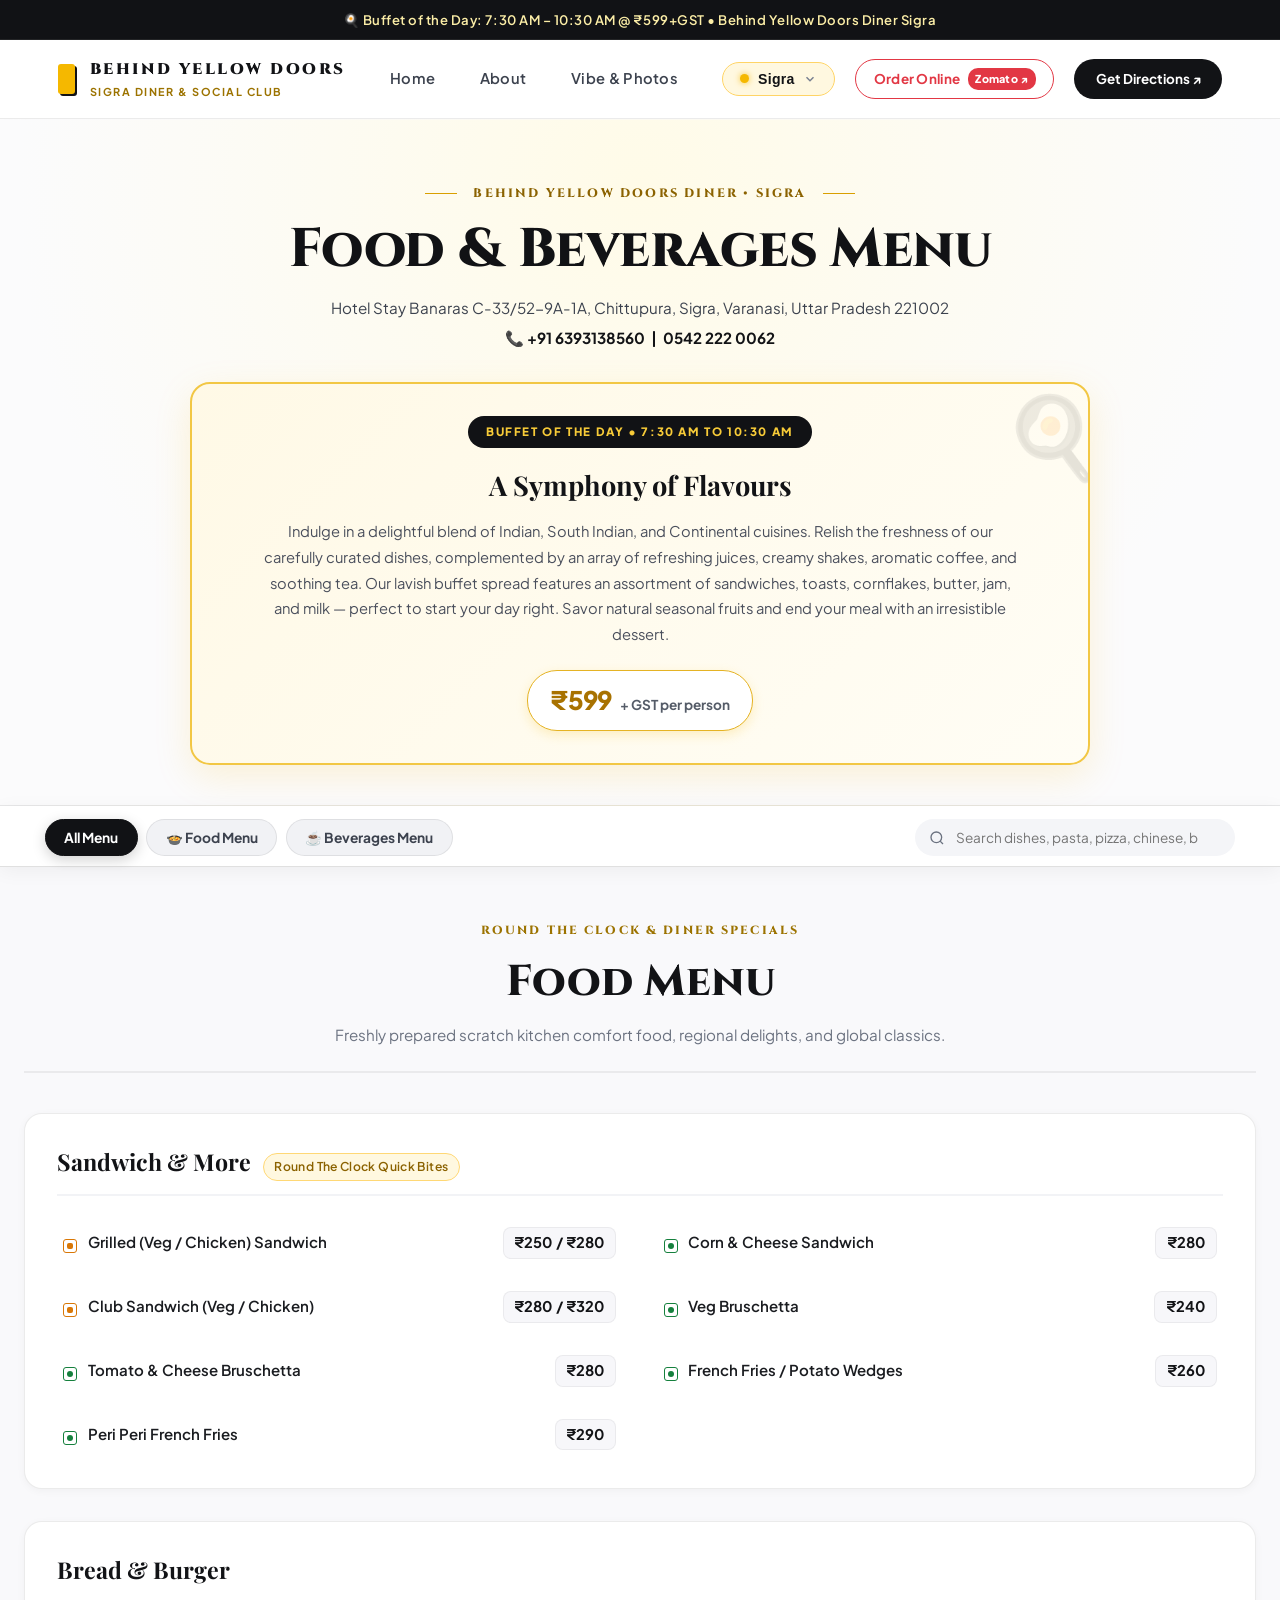
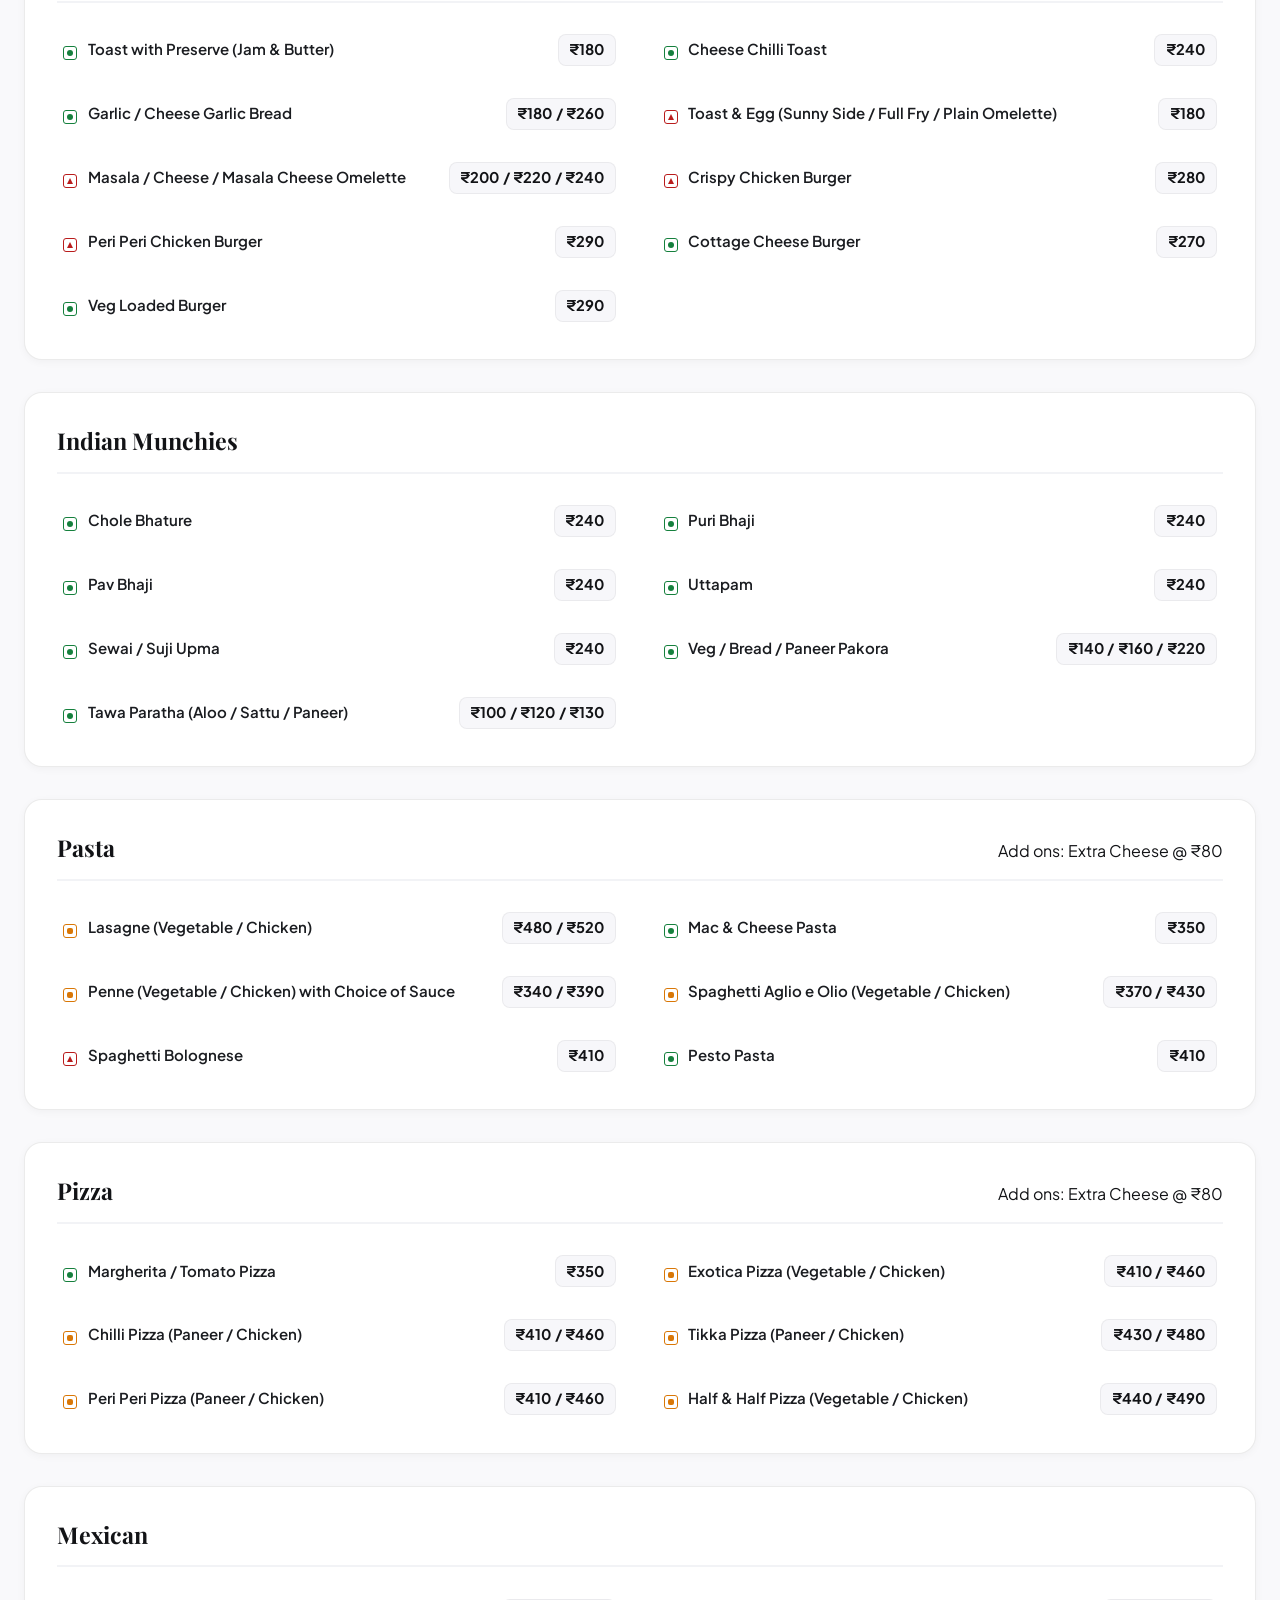
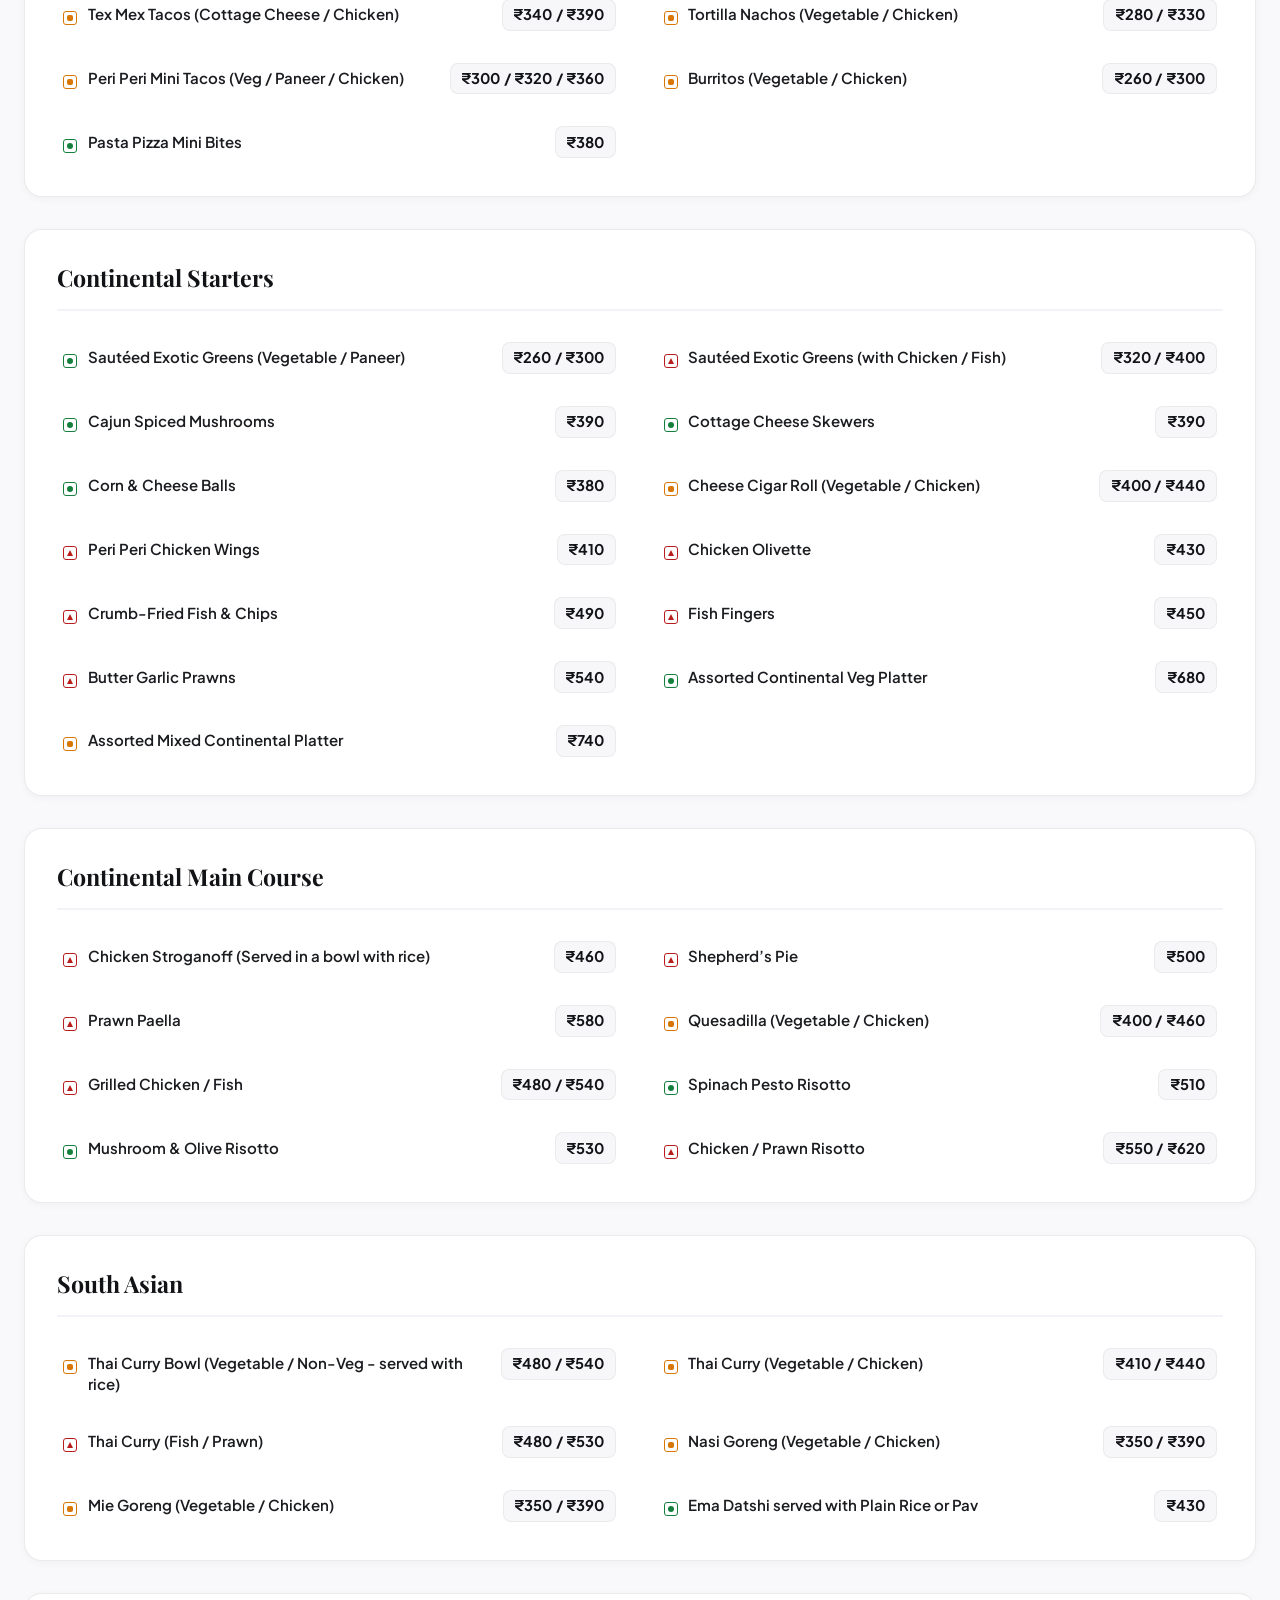
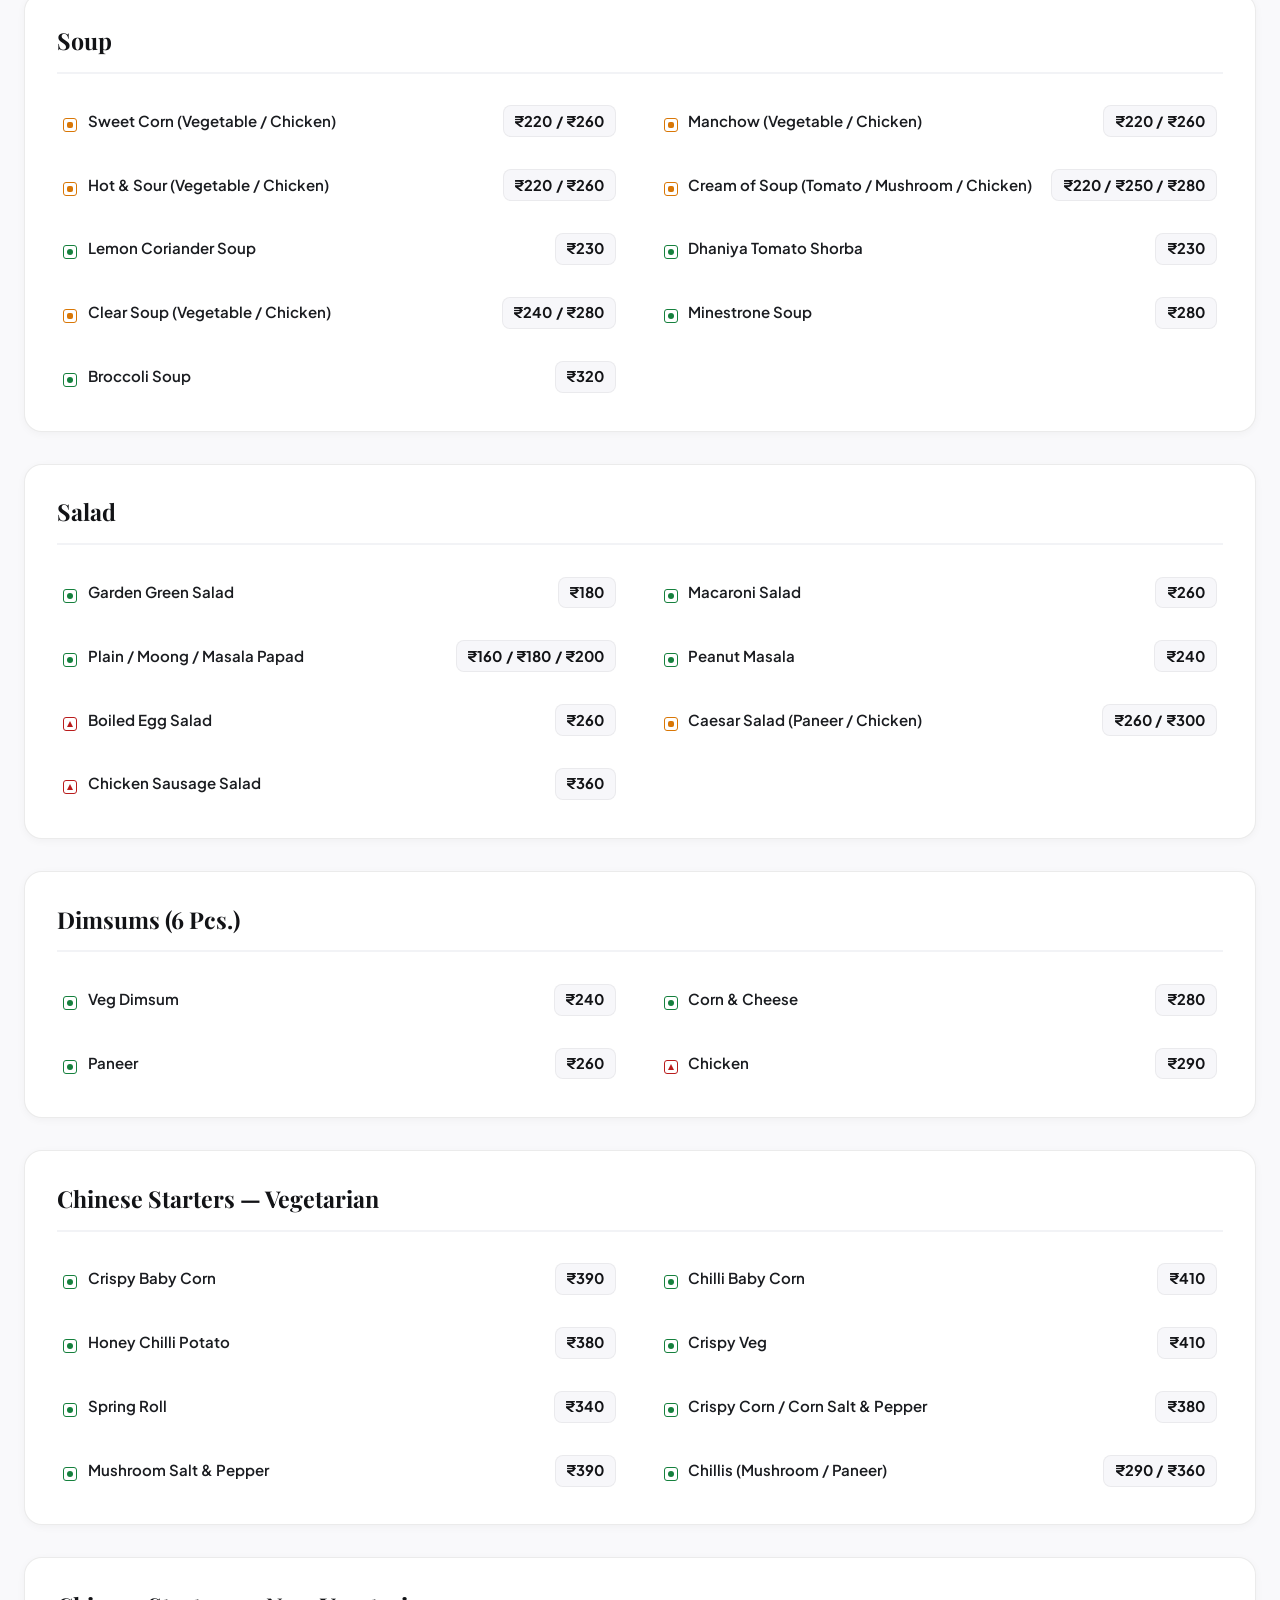
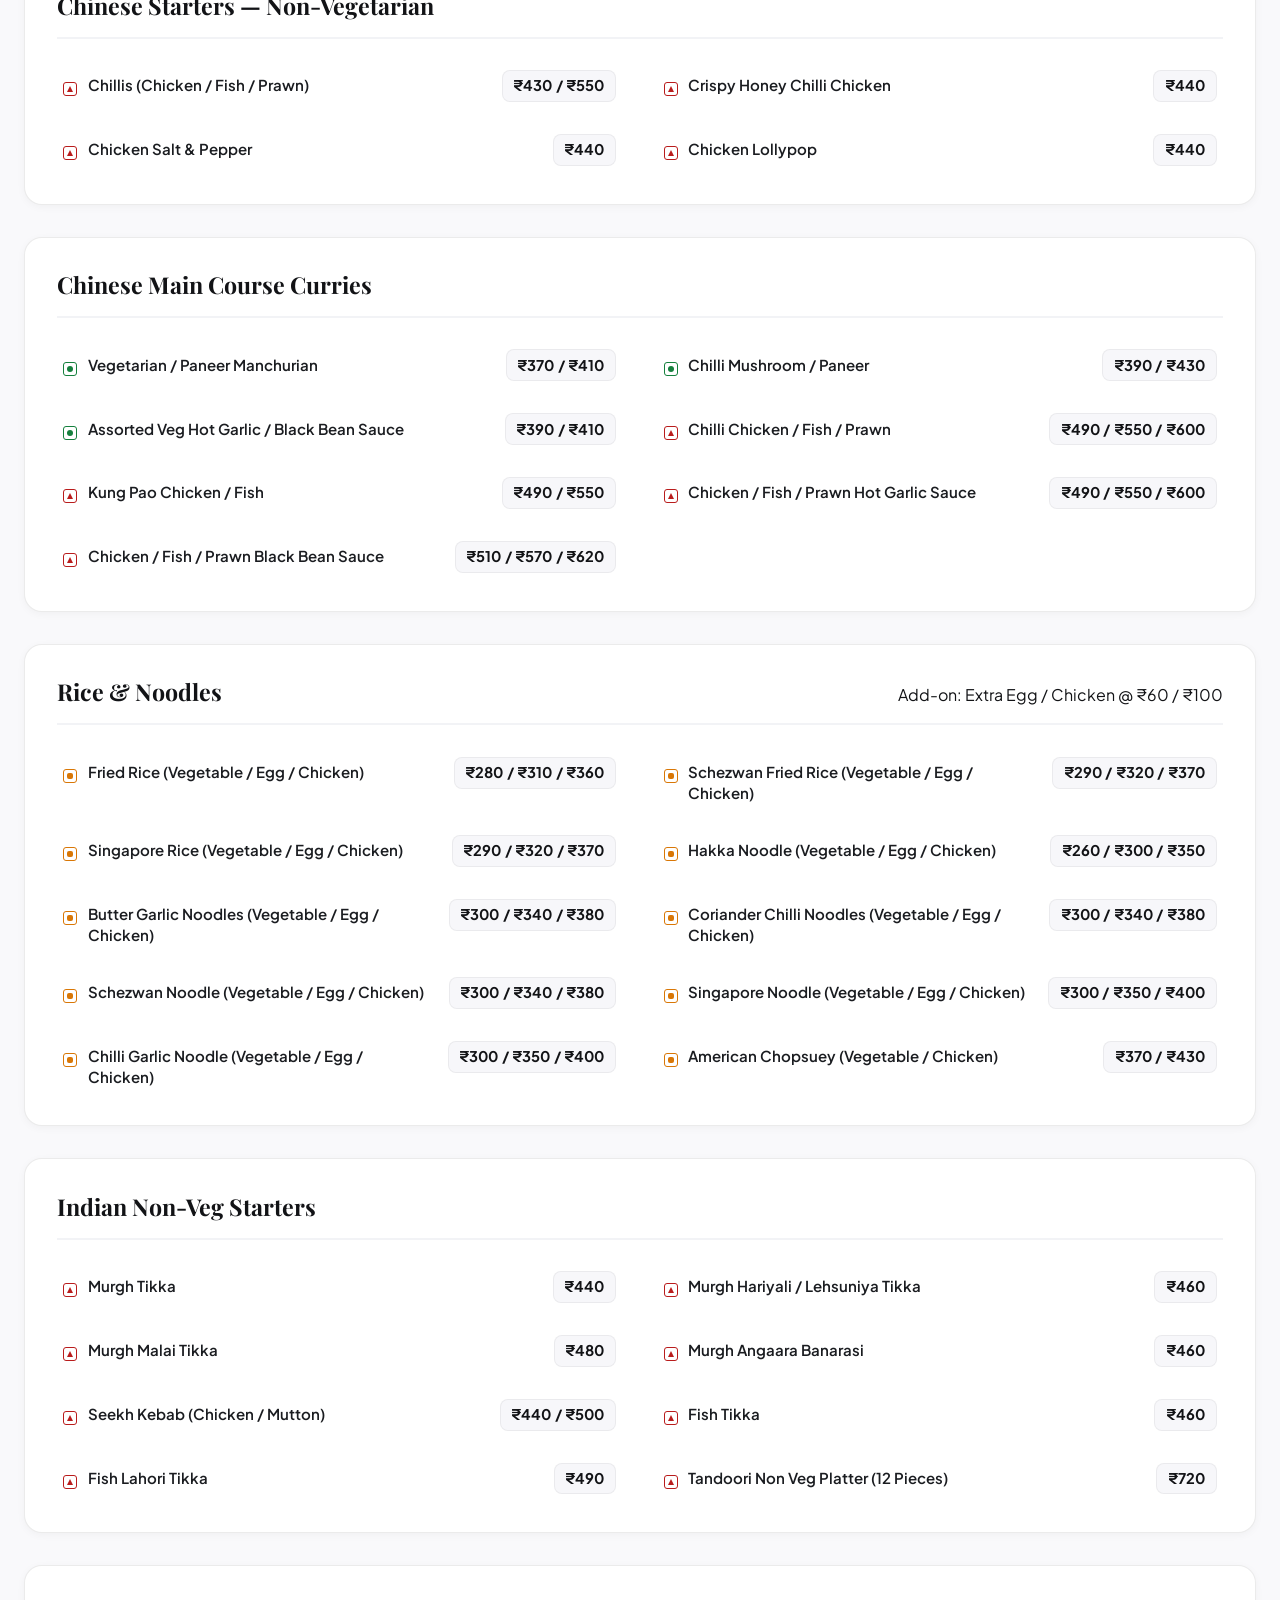
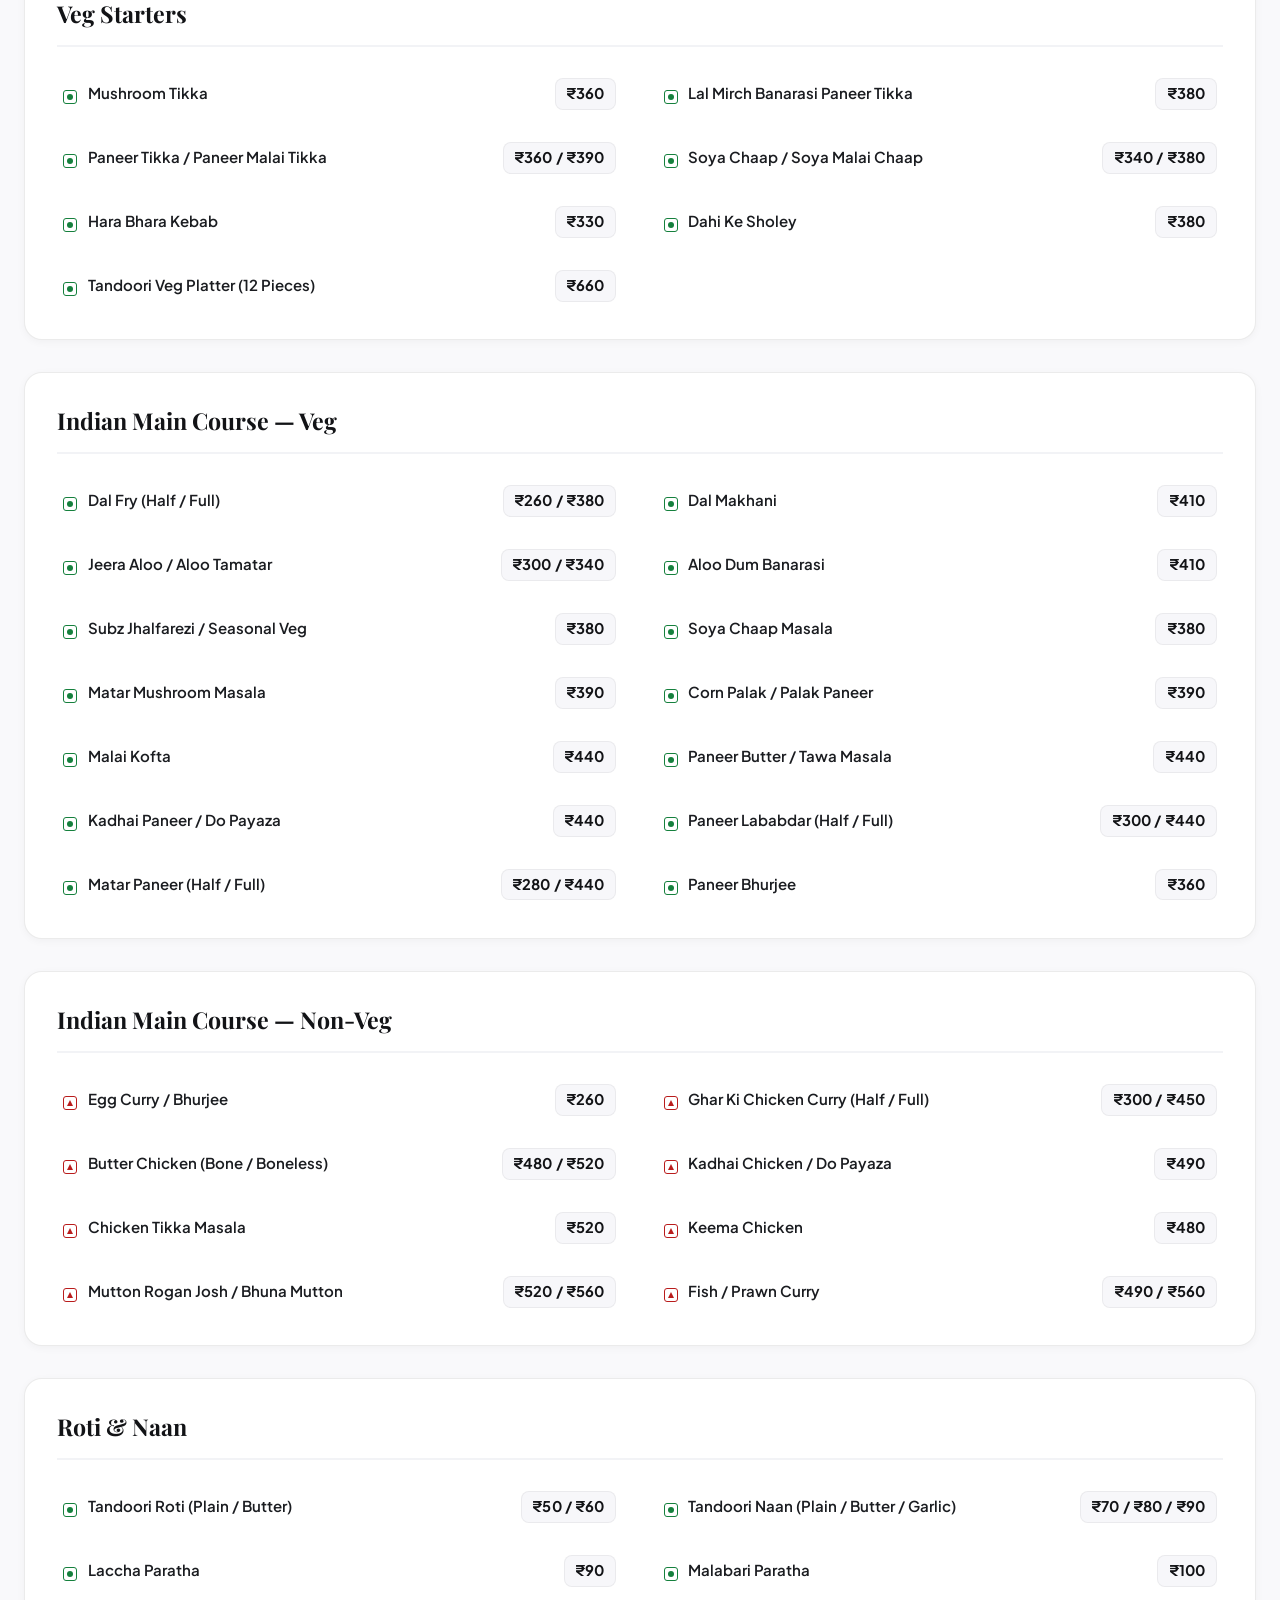
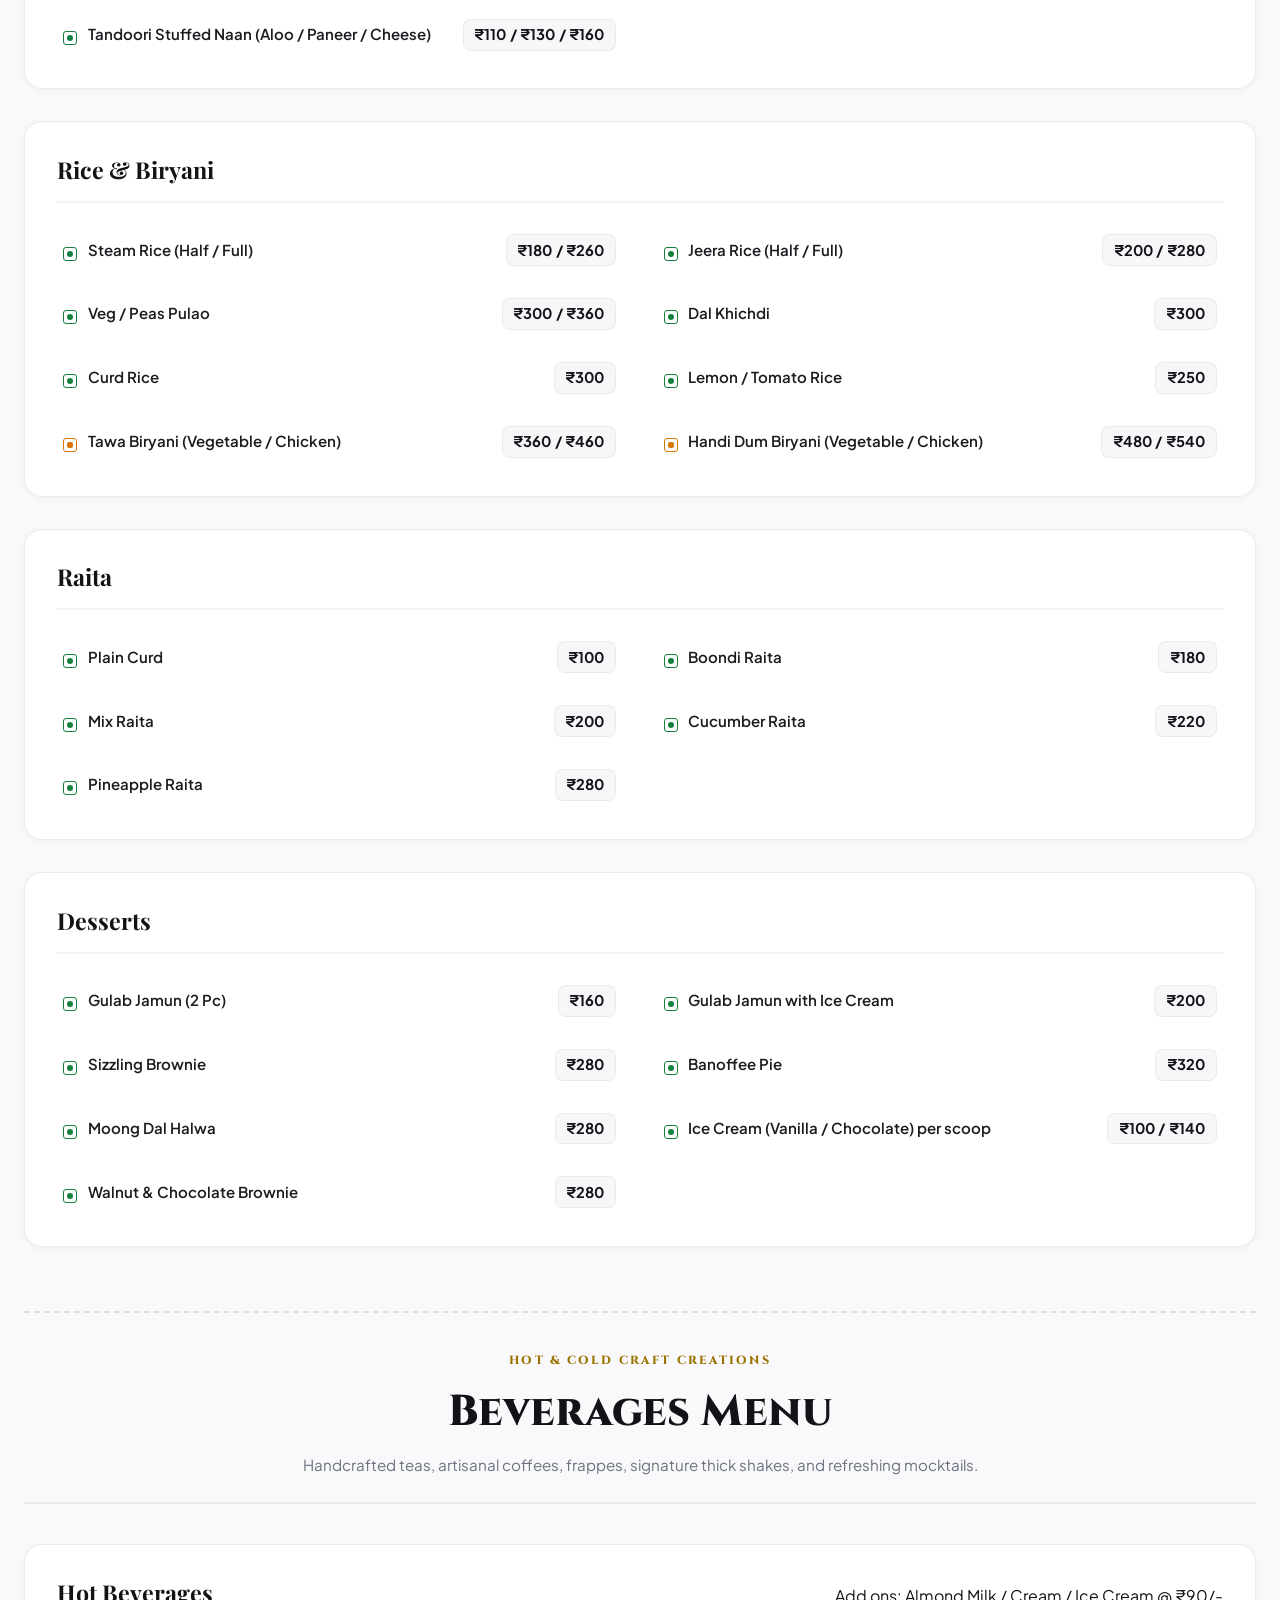
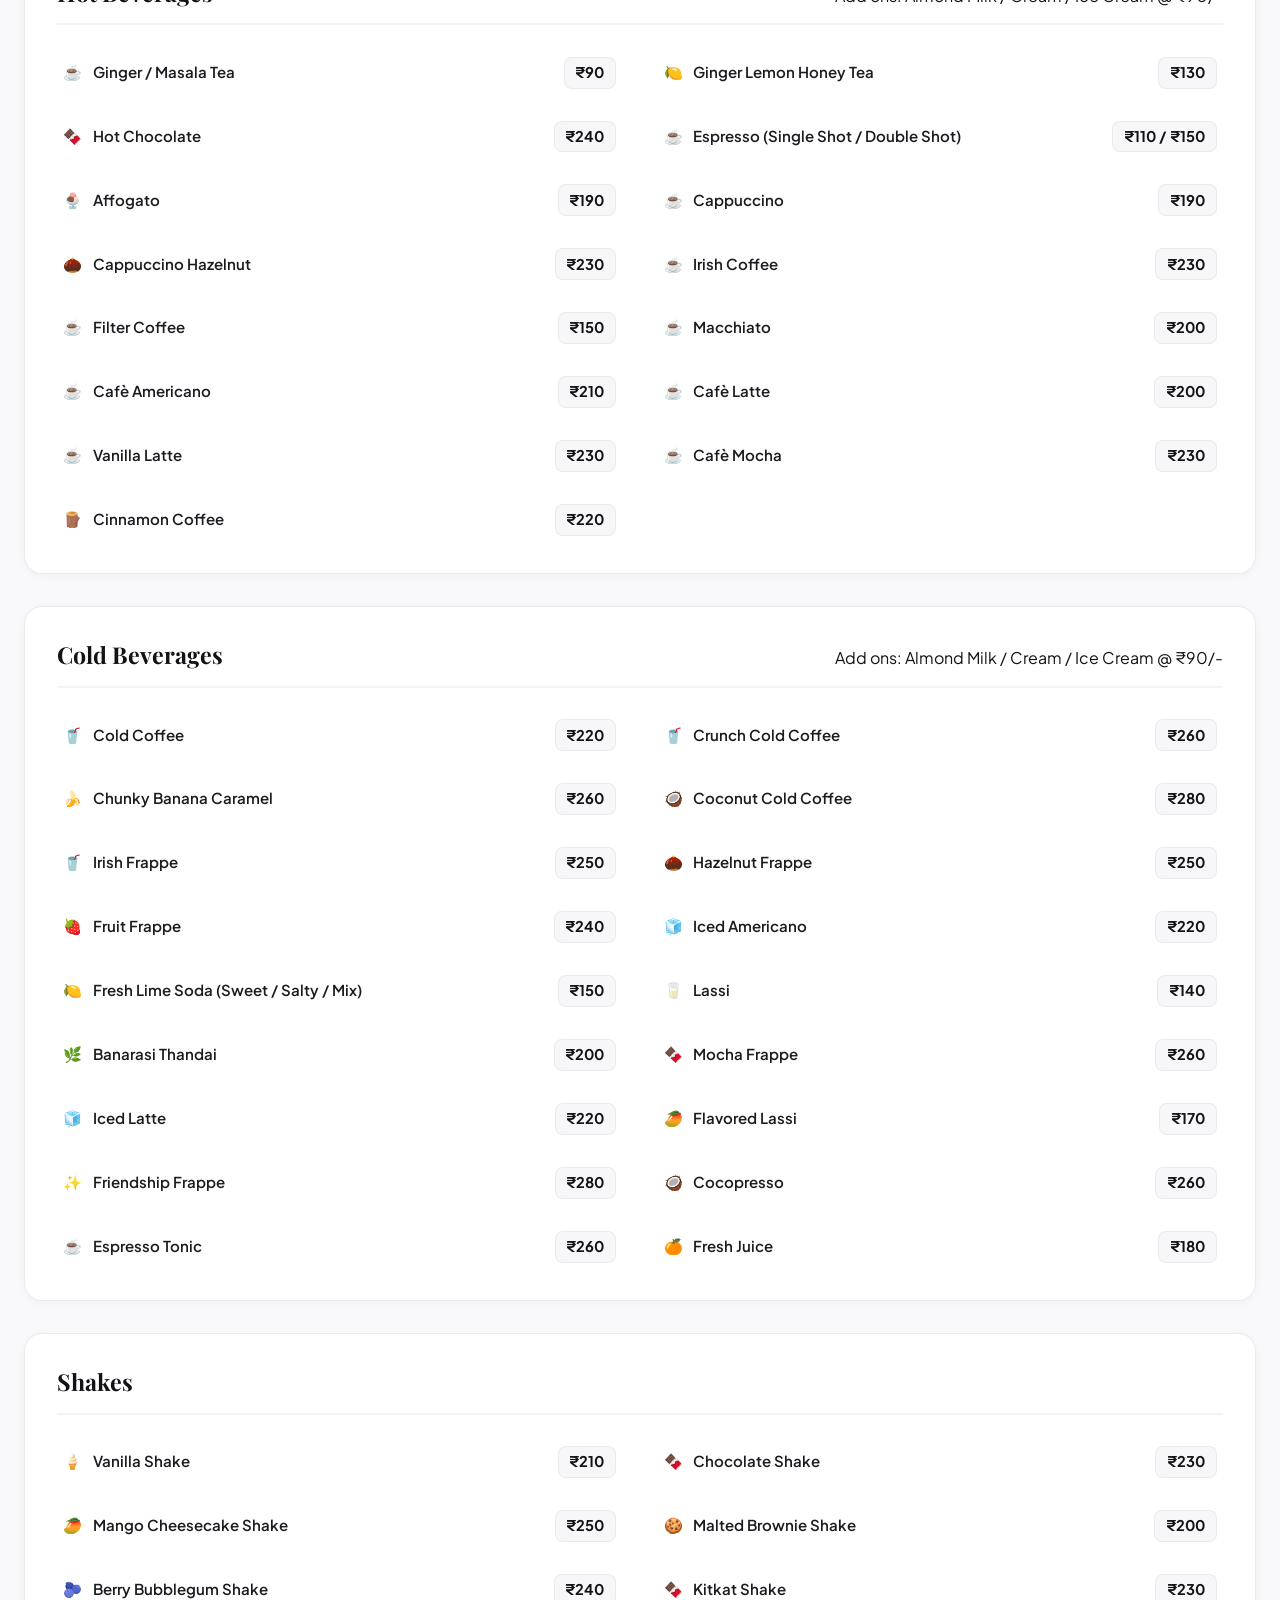
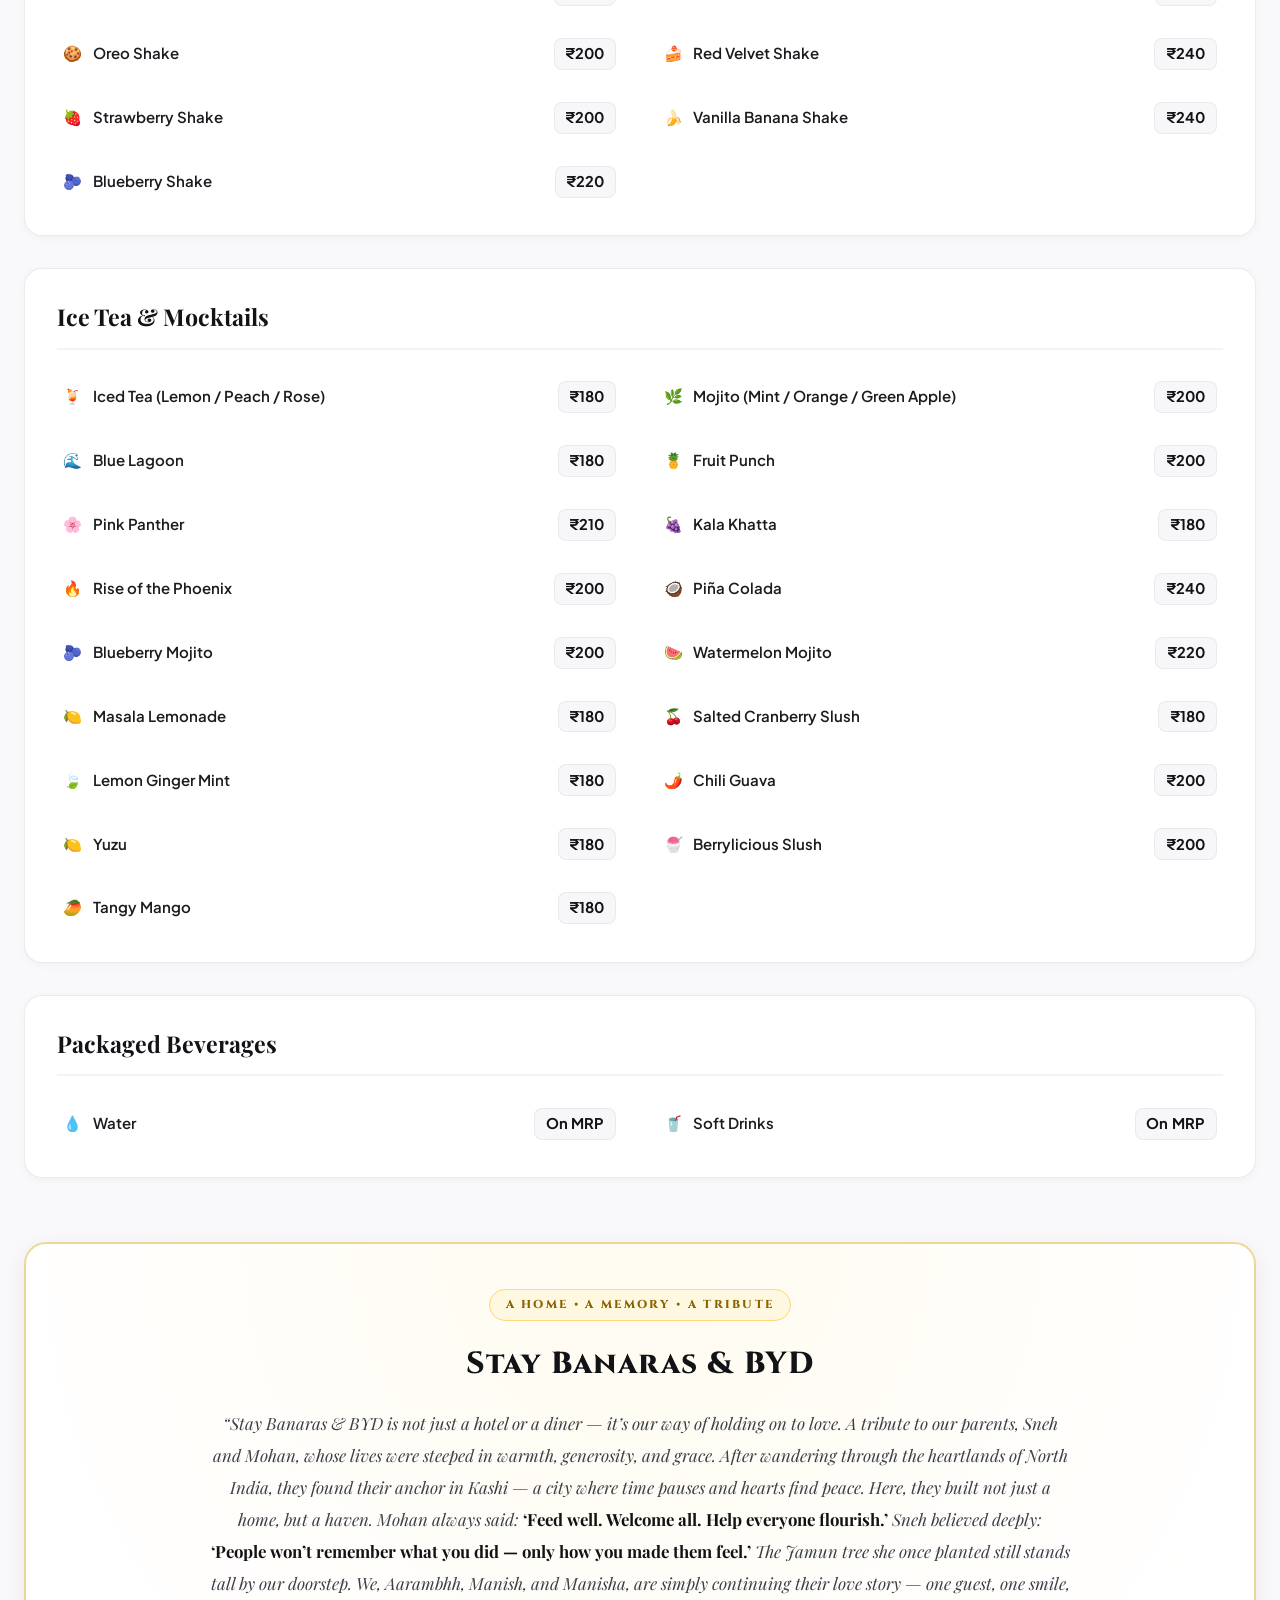
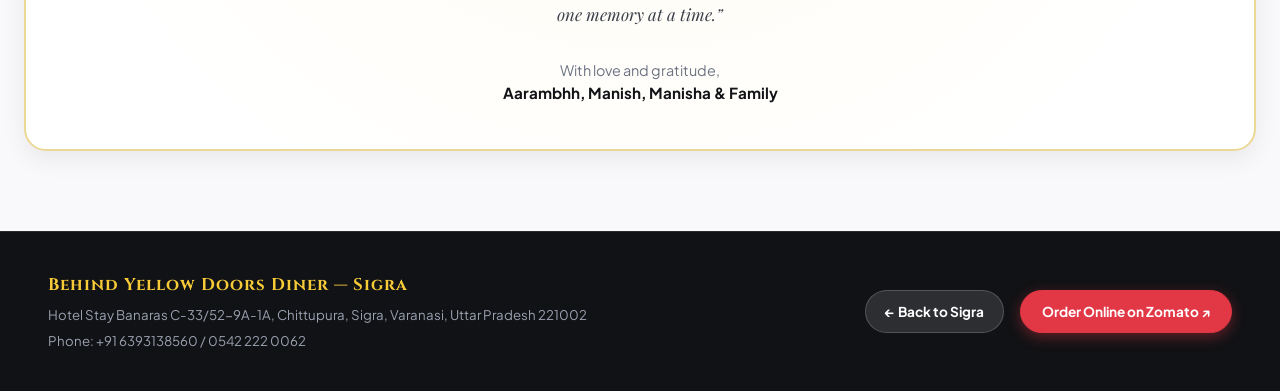
<file: sigra-menu.html>
<!DOCTYPE html>
<html lang="en">
<head>
  <meta charset="UTF-8">
  <meta name="viewport" content="width=device-width, initial-scale=1.0">
  <title>Food &amp; Beverages Menu — Behind Yellow Doors Diner, Sigra, Varanasi</title>
  <link rel="preconnect" href="https://fonts.googleapis.com">
  <link rel="preconnect" href="https://fonts.gstatic.com" crossorigin>
  <link href="https://fonts.googleapis.com/css2?family=Cinzel:wght@600;700;800;900&family=Plus+Jakarta+Sans:wght@300;400;500;600;700;800&family=Playfair+Display:ital,wght@0,600;0,700;0,800;1,400&display=swap" rel="stylesheet">
  <link rel="stylesheet" href="sigra.css">
  <link rel="stylesheet" href="sigra-menu.css">
  <!-- Favicon -->
  <link rel="icon" type="image/svg+xml" href="/favicon.svg">
  <link rel="icon" type="image/png" sizes="32x32" href="/favicon-32x32.png">
  <link rel="icon" type="image/png" sizes="16x16" href="/favicon-16x16.png">
  <link rel="apple-touch-icon" sizes="180x180" href="/apple-touch-icon.png">
  <link rel="shortcut icon" href="/favicon.ico">
  <link rel="manifest" href="/site.webmanifest">
  <meta name="theme-color" content="#f5b800">
</head>
<body class="outlet-sigra-body sigra-menu-page">

  <!-- Top Announcement Bar -->
  <aside class="top-announcement">
    <span>🍳 Buffet of the Day: 7:30 AM – 10:30 AM @ ₹599+GST • Behind Yellow Doors Diner Sigra</span>
  </aside>

  <!-- Sticky Main Navigation (Homepage Nav with Home before About) -->
  <header class="outlet-header">
    <div class="nav-container">
      <a href="/sigra" class="brand-logo">
        <span class="door-pip"></span>
        <div class="brand-text-block">
          <span class="brand-name">BEHIND YELLOW DOORS</span>
          <span class="brand-outlet">SIGRA DINER &amp; SOCIAL CLUB</span>
        </div>
      </a>

      <!-- Desktop Nav Links (Home before About) -->
      <nav class="desktop-nav">
        <a href="/sigra" class="nav-link">Home</a>
        <a href="/sigra#about" class="nav-link">About</a>
        <a href="/sigra#gallery" class="nav-link">Vibe &amp; Photos</a>
      </nav>

      <!-- Outlet Switcher & Action Buttons -->
      <div class="nav-actions">
        <!-- Redesigned Outlet Selector (Sigra with Bhojuveer Dropdown) -->
        <div class="outlet-selector-wrapper" id="outletSwitcher">
          <button class="outlet-btn-current" id="outletBtnCurrent" aria-label="Current Outlet: Sigra. Click to switch to Bhojuveer">
            <span class="location-dot sigra-dot"></span>
            <span class="outlet-active-name">Sigra</span>
            <svg class="chevron-icon" viewBox="0 0 24 24" fill="none" stroke="currentColor" stroke-width="2.5">
              <polyline points="6 9 12 15 18 9"></polyline>
            </svg>
          </button>

          <div class="outlet-popover" id="outletPopover">
            <a href="/bhojuveer" class="popover-item bhojuveer-switch-item" title="Switch to Bhojuveer Outlet">
              <span class="status-indicator bhojuveer-indicator"></span>
              <div class="popover-text">
                <strong>Bhojuveer</strong>
                <small>Garden Bistro &amp; Coffee Lab • Sikraul</small>
              </div>
              <svg class="switch-arrow-icon" viewBox="0 0 24 24" fill="none" stroke="currentColor" stroke-width="2.5">
                <line x1="5" y1="12" x2="19" y2="12"></line>
                <polyline points="12 5 19 12 12 19"></polyline>
              </svg>
            </a>
          </div>
        </div>

        <!-- Online Order taking to Zomato Sigra Outlet Page -->
        <a href="https://www.zomato.com/varanasi/behind-yellow-doors-diner-sigra/menu" target="_blank" rel="noopener noreferrer" class="btn btn-nav-zomato" title="Order Online on Zomato">
          <span>Order Online</span>
          <span class="zomato-badge">Zomato ↗</span>
        </a>

        <a href="https://maps.app.goo.gl/CoLg5nBr6ueKcERM6" target="_blank" rel="noopener noreferrer" class="btn btn-nav-reserve">Get Directions ↗</a>
      </div>
    </div>
  </header>

  <!-- Menu Hero Section -->
  <section class="menu-hero">
    <div class="menu-hero-container">
      <div class="menu-hero-badge">
        <span class="badge-line"></span>
        <span class="badge-text">BEHIND YELLOW DOORS DINER • SIGRA</span>
        <span class="badge-line"></span>
      </div>

      <h1 class="menu-hero-title">Food &amp; Beverages Menu</h1>
      <p class="menu-hero-subtitle">
        Hotel Stay Banaras C-33/52-9A-1A, Chittupura, Sigra, Varanasi, Uttar Pradesh 221002<br>
        <span class="contact-highlight">📞 <a href="tel:+916393138560" style="color: inherit; text-decoration: none;">+91 6393138560</a> &nbsp;|&nbsp; 0542 222 0062</span>
      </p>

      <div class="buffet-callout-card">
        <div class="buffet-badge">BUFFET OF THE DAY • 7:30 AM TO 10:30 AM</div>
        <h3 class="buffet-title">A Symphony of Flavours</h3>
        <p class="buffet-desc">
          Indulge in a delightful blend of Indian, South Indian, and Continental cuisines. Relish the freshness of our carefully curated dishes, complemented by an array of refreshing juices, creamy shakes, aromatic coffee, and soothing tea.
          Our lavish buffet spread features an assortment of sandwiches, toasts, cornflakes, butter, jam, and milk — perfect to start your day right. Savor natural seasonal fruits and end your meal with an irresistible dessert.
        </p>
        <div class="buffet-price-tag">
          <span class="price-val">₹599</span>
          <span class="price-gst">+ GST per person</span>
        </div>
      </div>
    </div>
  </section>

  <!-- Sticky Filter & Section Navigation Bar -->
  <nav class="sticky-menu-subnav">
    <div class="subnav-container">
      <!-- Main Category Tabs -->
      <div class="main-cat-tabs">
        <button class="cat-btn active" data-filter="all">All Menu</button>
        <button class="cat-btn" data-filter="food">🍲 Food Menu</button>
        <button class="cat-btn" data-filter="beverages">☕ Beverages Menu</button>
      </div>

      <!-- Live Search Box -->
      <div class="menu-search-box">
        <svg class="search-icon" viewBox="0 0 24 24" fill="none" stroke="currentColor" stroke-width="2">
          <circle cx="11" cy="11" r="8"></circle>
          <line x1="21" y1="21" x2="16.65" y2="16.65"></line>
        </svg>
        <input type="text" id="menuSearchInput" placeholder="Search dishes, pasta, pizza, chinese, biryani, coffee, shakes..." aria-label="Search Menu">
        <button id="clearSearchBtn" class="clear-search hidden">&times;</button>
      </div>
    </div>
  </nav>

  <!-- Main Menu Container -->
  <main class="menu-main-content">
    <div class="menu-container">
      <div class="menu-super-section" data-type="food" id="foodSuperSection">
        <div class="super-section-banner">
          <span class="super-tag">ROUND THE CLOCK &amp; DINER SPECIALS</span>
          <h2>Food Menu</h2>
          <p>Freshly prepared scratch kitchen comfort food, regional delights, and global classics.</p>
        </div>

        <!-- 1. SANDWICH & MORE (ROUND THE CLOCK QUICK BITES) -->
        <section class="menu-category" id="sec-sandwich">
          <div class="cat-header">
            <h3>Sandwich &amp; More <span class="cat-sub">Round The Clock Quick Bites</span></h3>
          </div>
          <div class="items-grid">
            <div class="menu-row">
              <div class="item-meta">
                <span class="food-icon veg-nonveg"></span>
                <span class="item-name">Grilled (Veg / Chicken) Sandwich</span>
              </div>
              <span class="item-cost">₹250 / ₹280</span>
            </div>
            <div class="menu-row">
              <div class="item-meta">
                <span class="food-icon veg"></span>
                <span class="item-name">Corn &amp; Cheese Sandwich</span>
              </div>
              <span class="item-cost">₹280</span>
            </div>
            <div class="menu-row">
              <div class="item-meta">
                <span class="food-icon veg-nonveg"></span>
                <span class="item-name">Club Sandwich (Veg / Chicken)</span>
              </div>
              <span class="item-cost">₹280 / ₹320</span>
            </div>
            <div class="menu-row">
              <div class="item-meta">
                <span class="food-icon veg"></span>
                <span class="item-name">Veg Bruschetta</span>
              </div>
              <span class="item-cost">₹240</span>
            </div>
            <div class="menu-row">
              <div class="item-meta">
                <span class="food-icon veg"></span>
                <span class="item-name">Tomato &amp; Cheese Bruschetta</span>
              </div>
              <span class="item-cost">₹280</span>
            </div>
            <div class="menu-row">
              <div class="item-meta">
                <span class="food-icon veg"></span>
                <span class="item-name">French Fries / Potato Wedges</span>
              </div>
              <span class="item-cost">₹260</span>
            </div>
            <div class="menu-row">
              <div class="item-meta">
                <span class="food-icon veg"></span>
                <span class="item-name">Peri Peri French Fries</span>
              </div>
              <span class="item-cost">₹290</span>
            </div>
          </div>
        </section>

        <!-- 2. BREAD & BURGER -->
        <section class="menu-category" id="sec-burger">
          <div class="cat-header">
            <h3>Bread &amp; Burger</h3>
          </div>
          <div class="items-grid">
            <div class="menu-row">
              <div class="item-meta">
                <span class="food-icon veg"></span>
                <span class="item-name">Toast with Preserve (Jam &amp; Butter)</span>
              </div>
              <span class="item-cost">₹180</span>
            </div>
            <div class="menu-row">
              <div class="item-meta">
                <span class="food-icon veg"></span>
                <span class="item-name">Cheese Chilli Toast</span>
              </div>
              <span class="item-cost">₹240</span>
            </div>
            <div class="menu-row">
              <div class="item-meta">
                <span class="food-icon veg"></span>
                <span class="item-name">Garlic / Cheese Garlic Bread</span>
              </div>
              <span class="item-cost">₹180 / ₹260</span>
            </div>
            <div class="menu-row">
              <div class="item-meta">
                <span class="food-icon nonveg"></span>
                <span class="item-name">Toast &amp; Egg (Sunny Side / Full Fry / Plain Omelette)</span>
              </div>
              <span class="item-cost">₹180</span>
            </div>
            <div class="menu-row">
              <div class="item-meta">
                <span class="food-icon nonveg"></span>
                <span class="item-name">Masala / Cheese / Masala Cheese Omelette</span>
              </div>
              <span class="item-cost">₹200 / ₹220 / ₹240</span>
            </div>
            <div class="menu-row">
              <div class="item-meta">
                <span class="food-icon nonveg"></span>
                <span class="item-name">Crispy Chicken Burger</span>
              </div>
              <span class="item-cost">₹280</span>
            </div>
            <div class="menu-row">
              <div class="item-meta">
                <span class="food-icon nonveg"></span>
                <span class="item-name">Peri Peri Chicken Burger</span>
              </div>
              <span class="item-cost">₹290</span>
            </div>
            <div class="menu-row">
              <div class="item-meta">
                <span class="food-icon veg"></span>
                <span class="item-name">Cottage Cheese Burger</span>
              </div>
              <span class="item-cost">₹270</span>
            </div>
            <div class="menu-row">
              <div class="item-meta">
                <span class="food-icon veg"></span>
                <span class="item-name">Veg Loaded Burger</span>
              </div>
              <span class="item-cost">₹290</span>
            </div>
          </div>
        </section>

        <!-- 3. INDIAN MUNCHIES -->
        <section class="menu-category" id="sec-indian-munchies">
          <div class="cat-header">
            <h3>Indian Munchies</h3>
          </div>
          <div class="items-grid">
            <div class="menu-row">
              <div class="item-meta"><span class="food-icon veg"></span><span class="item-name">Chole Bhature</span></div>
              <span class="item-cost">₹240</span>
            </div>
            <div class="menu-row">
              <div class="item-meta"><span class="food-icon veg"></span><span class="item-name">Puri Bhaji</span></div>
              <span class="item-cost">₹240</span>
            </div>
            <div class="menu-row">
              <div class="item-meta"><span class="food-icon veg"></span><span class="item-name">Pav Bhaji</span></div>
              <span class="item-cost">₹240</span>
            </div>
            <div class="menu-row">
              <div class="item-meta"><span class="food-icon veg"></span><span class="item-name">Uttapam</span></div>
              <span class="item-cost">₹240</span>
            </div>
            <div class="menu-row">
              <div class="item-meta"><span class="food-icon veg"></span><span class="item-name">Sewai / Suji Upma</span></div>
              <span class="item-cost">₹240</span>
            </div>
            <div class="menu-row">
              <div class="item-meta"><span class="food-icon veg"></span><span class="item-name">Veg / Bread / Paneer Pakora</span></div>
              <span class="item-cost">₹140 / ₹160 / ₹220</span>
            </div>
            <div class="menu-row">
              <div class="item-meta"><span class="food-icon veg"></span><span class="item-name">Tawa Paratha (Aloo / Sattu / Paneer)</span></div>
              <span class="item-cost">₹100 / ₹120 / ₹130</span>
            </div>
          </div>
        </section>

        <!-- 4. PASTA -->
        <section class="menu-category" id="sec-pasta">
          <div class="cat-header">
            <h3>Pasta</h3>
            <span class="add-on-pill">Add ons: Extra Cheese @ ₹80</span>
          </div>
          <div class="items-grid">
            <div class="menu-row">
              <div class="item-meta"><span class="food-icon veg-nonveg"></span><span class="item-name">Lasagne (Vegetable / Chicken)</span></div>
              <span class="item-cost">₹480 / ₹520</span>
            </div>
            <div class="menu-row">
              <div class="item-meta"><span class="food-icon veg"></span><span class="item-name">Mac &amp; Cheese Pasta</span></div>
              <span class="item-cost">₹350</span>
            </div>
            <div class="menu-row">
              <div class="item-meta"><span class="food-icon veg-nonveg"></span><span class="item-name">Penne (Vegetable / Chicken) with Choice of Sauce</span></div>
              <span class="item-cost">₹340 / ₹390</span>
            </div>
            <div class="menu-row">
              <div class="item-meta"><span class="food-icon veg-nonveg"></span><span class="item-name">Spaghetti Aglio e Olio (Vegetable / Chicken)</span></div>
              <span class="item-cost">₹370 / ₹430</span>
            </div>
            <div class="menu-row">
              <div class="item-meta"><span class="food-icon nonveg"></span><span class="item-name">Spaghetti Bolognese</span></div>
              <span class="item-cost">₹410</span>
            </div>
            <div class="menu-row">
              <div class="item-meta"><span class="food-icon veg"></span><span class="item-name">Pesto Pasta</span></div>
              <span class="item-cost">₹410</span>
            </div>
          </div>
        </section>

        <!-- 5. PIZZA -->
        <section class="menu-category" id="sec-pizza">
          <div class="cat-header">
            <h3>Pizza</h3>
            <span class="add-on-pill">Add ons: Extra Cheese @ ₹80</span>
          </div>
          <div class="items-grid">
            <div class="menu-row">
              <div class="item-meta"><span class="food-icon veg"></span><span class="item-name">Margherita / Tomato Pizza</span></div>
              <span class="item-cost">₹350</span>
            </div>
            <div class="menu-row">
              <div class="item-meta"><span class="food-icon veg-nonveg"></span><span class="item-name">Exotica Pizza (Vegetable / Chicken)</span></div>
              <span class="item-cost">₹410 / ₹460</span>
            </div>
            <div class="menu-row">
              <div class="item-meta"><span class="food-icon veg-nonveg"></span><span class="item-name">Chilli Pizza (Paneer / Chicken)</span></div>
              <span class="item-cost">₹410 / ₹460</span>
            </div>
            <div class="menu-row">
              <div class="item-meta"><span class="food-icon veg-nonveg"></span><span class="item-name">Tikka Pizza (Paneer / Chicken)</span></div>
              <span class="item-cost">₹430 / ₹480</span>
            </div>
            <div class="menu-row">
              <div class="item-meta"><span class="food-icon veg-nonveg"></span><span class="item-name">Peri Peri Pizza (Paneer / Chicken)</span></div>
              <span class="item-cost">₹410 / ₹460</span>
            </div>
            <div class="menu-row">
              <div class="item-meta"><span class="food-icon veg-nonveg"></span><span class="item-name">Half &amp; Half Pizza (Vegetable / Chicken)</span></div>
              <span class="item-cost">₹440 / ₹490</span>
            </div>
          </div>
        </section>

        <!-- 6. MEXICAN -->
        <section class="menu-category" id="sec-mexican">
          <div class="cat-header">
            <h3>Mexican</h3>
          </div>
          <div class="items-grid">
            <div class="menu-row">
              <div class="item-meta"><span class="food-icon veg-nonveg"></span><span class="item-name">Tex Mex Tacos (Cottage Cheese / Chicken)</span></div>
              <span class="item-cost">₹340 / ₹390</span>
            </div>
            <div class="menu-row">
              <div class="item-meta"><span class="food-icon veg-nonveg"></span><span class="item-name">Tortilla Nachos (Vegetable / Chicken)</span></div>
              <span class="item-cost">₹280 / ₹330</span>
            </div>
            <div class="menu-row">
              <div class="item-meta"><span class="food-icon veg-nonveg"></span><span class="item-name">Peri Peri Mini Tacos (Veg / Paneer / Chicken)</span></div>
              <span class="item-cost">₹300 / ₹320 / ₹360</span>
            </div>
            <div class="menu-row">
              <div class="item-meta"><span class="food-icon veg-nonveg"></span><span class="item-name">Burritos (Vegetable / Chicken)</span></div>
              <span class="item-cost">₹260 / ₹300</span>
            </div>
            <div class="menu-row">
              <div class="item-meta"><span class="food-icon veg"></span><span class="item-name">Pasta Pizza Mini Bites</span></div>
              <span class="item-cost">₹380</span>
            </div>
          </div>
        </section>

        <!-- 7. CONTINENTAL - STARTERS -->
        <section class="menu-category" id="sec-continental-starters">
          <div class="cat-header">
            <h3>Continental Starters</h3>
          </div>
          <div class="items-grid">
            <div class="menu-row">
              <div class="item-meta"><span class="food-icon veg"></span><span class="item-name">Sautéed Exotic Greens (Vegetable / Paneer)</span></div>
              <span class="item-cost">₹260 / ₹300</span>
            </div>
            <div class="menu-row">
              <div class="item-meta"><span class="food-icon nonveg"></span><span class="item-name">Sautéed Exotic Greens (with Chicken / Fish)</span></div>
              <span class="item-cost">₹320 / ₹400</span>
            </div>
            <div class="menu-row">
              <div class="item-meta"><span class="food-icon veg"></span><span class="item-name">Cajun Spiced Mushrooms</span></div>
              <span class="item-cost">₹390</span>
            </div>
            <div class="menu-row">
              <div class="item-meta"><span class="food-icon veg"></span><span class="item-name">Cottage Cheese Skewers</span></div>
              <span class="item-cost">₹390</span>
            </div>
            <div class="menu-row">
              <div class="item-meta"><span class="food-icon veg"></span><span class="item-name">Corn &amp; Cheese Balls</span></div>
              <span class="item-cost">₹380</span>
            </div>
            <div class="menu-row">
              <div class="item-meta"><span class="food-icon veg-nonveg"></span><span class="item-name">Cheese Cigar Roll (Vegetable / Chicken)</span></div>
              <span class="item-cost">₹400 / ₹440</span>
            </div>
            <div class="menu-row">
              <div class="item-meta"><span class="food-icon nonveg"></span><span class="item-name">Peri Peri Chicken Wings</span></div>
              <span class="item-cost">₹410</span>
            </div>
            <div class="menu-row">
              <div class="item-meta"><span class="food-icon nonveg"></span><span class="item-name">Chicken Olivette</span></div>
              <span class="item-cost">₹430</span>
            </div>
            <div class="menu-row">
              <div class="item-meta"><span class="food-icon nonveg"></span><span class="item-name">Crumb-Fried Fish &amp; Chips</span></div>
              <span class="item-cost">₹490</span>
            </div>
            <div class="menu-row">
              <div class="item-meta"><span class="food-icon nonveg"></span><span class="item-name">Fish Fingers</span></div>
              <span class="item-cost">₹450</span>
            </div>
            <div class="menu-row">
              <div class="item-meta"><span class="food-icon nonveg"></span><span class="item-name">Butter Garlic Prawns</span></div>
              <span class="item-cost">₹540</span>
            </div>
            <div class="menu-row">
              <div class="item-meta"><span class="food-icon veg"></span><span class="item-name">Assorted Continental Veg Platter</span></div>
              <span class="item-cost">₹680</span>
            </div>
            <div class="menu-row">
              <div class="item-meta"><span class="food-icon veg-nonveg"></span><span class="item-name">Assorted Mixed Continental Platter</span></div>
              <span class="item-cost">₹740</span>
            </div>
          </div>
        </section>

        <!-- 8. CONTINENTAL - MAIN COURSE -->
        <section class="menu-category" id="sec-continental-mains">
          <div class="cat-header">
            <h3>Continental Main Course</h3>
          </div>
          <div class="items-grid">
            <div class="menu-row">
              <div class="item-meta"><span class="food-icon nonveg"></span><span class="item-name">Chicken Stroganoff (Served in a bowl with rice)</span></div>
              <span class="item-cost">₹460</span>
            </div>
            <div class="menu-row">
              <div class="item-meta"><span class="food-icon nonveg"></span><span class="item-name">Shepherd’s Pie</span></div>
              <span class="item-cost">₹500</span>
            </div>
            <div class="menu-row">
              <div class="item-meta"><span class="food-icon nonveg"></span><span class="item-name">Prawn Paella</span></div>
              <span class="item-cost">₹580</span>
            </div>
            <div class="menu-row">
              <div class="item-meta"><span class="food-icon veg-nonveg"></span><span class="item-name">Quesadilla (Vegetable / Chicken)</span></div>
              <span class="item-cost">₹400 / ₹460</span>
            </div>
            <div class="menu-row">
              <div class="item-meta"><span class="food-icon nonveg"></span><span class="item-name">Grilled Chicken / Fish</span></div>
              <span class="item-cost">₹480 / ₹540</span>
            </div>
            <div class="menu-row">
              <div class="item-meta"><span class="food-icon veg"></span><span class="item-name">Spinach Pesto Risotto</span></div>
              <span class="item-cost">₹510</span>
            </div>
            <div class="menu-row">
              <div class="item-meta"><span class="food-icon veg"></span><span class="item-name">Mushroom &amp; Olive Risotto</span></div>
              <span class="item-cost">₹530</span>
            </div>
            <div class="menu-row">
              <div class="item-meta"><span class="food-icon nonveg"></span><span class="item-name">Chicken / Prawn Risotto</span></div>
              <span class="item-cost">₹550 / ₹620</span>
            </div>
          </div>
        </section>

        <!-- 9. SOUTH ASIAN -->
        <section class="menu-category" id="sec-south-asian">
          <div class="cat-header">
            <h3>South Asian</h3>
          </div>
          <div class="items-grid">
            <div class="menu-row">
              <div class="item-meta"><span class="food-icon veg-nonveg"></span><span class="item-name">Thai Curry Bowl (Vegetable / Non-Veg - served with rice)</span></div>
              <span class="item-cost">₹480 / ₹540</span>
            </div>
            <div class="menu-row">
              <div class="item-meta"><span class="food-icon veg-nonveg"></span><span class="item-name">Thai Curry (Vegetable / Chicken)</span></div>
              <span class="item-cost">₹410 / ₹440</span>
            </div>
            <div class="menu-row">
              <div class="item-meta"><span class="food-icon nonveg"></span><span class="item-name">Thai Curry (Fish / Prawn)</span></div>
              <span class="item-cost">₹480 / ₹530</span>
            </div>
            <div class="menu-row">
              <div class="item-meta"><span class="food-icon veg-nonveg"></span><span class="item-name">Nasi Goreng (Vegetable / Chicken)</span></div>
              <span class="item-cost">₹350 / ₹390</span>
            </div>
            <div class="menu-row">
              <div class="item-meta"><span class="food-icon veg-nonveg"></span><span class="item-name">Mie Goreng (Vegetable / Chicken)</span></div>
              <span class="item-cost">₹350 / ₹390</span>
            </div>
            <div class="menu-row">
              <div class="item-meta"><span class="food-icon veg"></span><span class="item-name">Ema Datshi served with Plain Rice or Pav</span></div>
              <span class="item-cost">₹430</span>
            </div>
          </div>
        </section>

        <!-- 10. SOUP -->
        <section class="menu-category" id="sec-soup">
          <div class="cat-header">
            <h3>Soup</h3>
          </div>
          <div class="items-grid">
            <div class="menu-row">
              <div class="item-meta"><span class="food-icon veg-nonveg"></span><span class="item-name">Sweet Corn (Vegetable / Chicken)</span></div>
              <span class="item-cost">₹220 / ₹260</span>
            </div>
            <div class="menu-row">
              <div class="item-meta"><span class="food-icon veg-nonveg"></span><span class="item-name">Manchow (Vegetable / Chicken)</span></div>
              <span class="item-cost">₹220 / ₹260</span>
            </div>
            <div class="menu-row">
              <div class="item-meta"><span class="food-icon veg-nonveg"></span><span class="item-name">Hot &amp; Sour (Vegetable / Chicken)</span></div>
              <span class="item-cost">₹220 / ₹260</span>
            </div>
            <div class="menu-row">
              <div class="item-meta"><span class="food-icon veg-nonveg"></span><span class="item-name">Cream of Soup (Tomato / Mushroom / Chicken)</span></div>
              <span class="item-cost">₹220 / ₹250 / ₹280</span>
            </div>
            <div class="menu-row">
              <div class="item-meta"><span class="food-icon veg"></span><span class="item-name">Lemon Coriander Soup</span></div>
              <span class="item-cost">₹230</span>
            </div>
            <div class="menu-row">
              <div class="item-meta"><span class="food-icon veg"></span><span class="item-name">Dhaniya Tomato Shorba</span></div>
              <span class="item-cost">₹230</span>
            </div>
            <div class="menu-row">
              <div class="item-meta"><span class="food-icon veg-nonveg"></span><span class="item-name">Clear Soup (Vegetable / Chicken)</span></div>
              <span class="item-cost">₹240 / ₹280</span>
            </div>
            <div class="menu-row">
              <div class="item-meta"><span class="food-icon veg"></span><span class="item-name">Minestrone Soup</span></div>
              <span class="item-cost">₹280</span>
            </div>
            <div class="menu-row">
              <div class="item-meta"><span class="food-icon veg"></span><span class="item-name">Broccoli Soup</span></div>
              <span class="item-cost">₹320</span>
            </div>
          </div>
        </section>

        <!-- 11. SALAD -->
        <section class="menu-category" id="sec-salad">
          <div class="cat-header">
            <h3>Salad</h3>
          </div>
          <div class="items-grid">
            <div class="menu-row">
              <div class="item-meta"><span class="food-icon veg"></span><span class="item-name">Garden Green Salad</span></div>
              <span class="item-cost">₹180</span>
            </div>
            <div class="menu-row">
              <div class="item-meta"><span class="food-icon veg"></span><span class="item-name">Macaroni Salad</span></div>
              <span class="item-cost">₹260</span>
            </div>
            <div class="menu-row">
              <div class="item-meta"><span class="food-icon veg"></span><span class="item-name">Plain / Moong / Masala Papad</span></div>
              <span class="item-cost">₹160 / ₹180 / ₹200</span>
            </div>
            <div class="menu-row">
              <div class="item-meta"><span class="food-icon veg"></span><span class="item-name">Peanut Masala</span></div>
              <span class="item-cost">₹240</span>
            </div>
            <div class="menu-row">
              <div class="item-meta"><span class="food-icon nonveg"></span><span class="item-name">Boiled Egg Salad</span></div>
              <span class="item-cost">₹260</span>
            </div>
            <div class="menu-row">
              <div class="item-meta"><span class="food-icon veg-nonveg"></span><span class="item-name">Caesar Salad (Paneer / Chicken)</span></div>
              <span class="item-cost">₹260 / ₹300</span>
            </div>
            <div class="menu-row">
              <div class="item-meta"><span class="food-icon nonveg"></span><span class="item-name">Chicken Sausage Salad</span></div>
              <span class="item-cost">₹360</span>
            </div>
          </div>
        </section>

        <!-- 12. DIMSUMS (6 PCS.) -->
        <section class="menu-category" id="sec-dimsums">
          <div class="cat-header">
            <h3>Dimsums (6 Pcs.)</h3>
          </div>
          <div class="items-grid">
            <div class="menu-row">
              <div class="item-meta"><span class="food-icon veg"></span><span class="item-name">Veg Dimsum</span></div>
              <span class="item-cost">₹240</span>
            </div>
            <div class="menu-row">
              <div class="item-meta"><span class="food-icon veg"></span><span class="item-name">Corn &amp; Cheese</span></div>
              <span class="item-cost">₹280</span>
            </div>
            <div class="menu-row">
              <div class="item-meta"><span class="food-icon veg"></span><span class="item-name">Paneer</span></div>
              <span class="item-cost">₹260</span>
            </div>
            <div class="menu-row">
              <div class="item-meta"><span class="food-icon nonveg"></span><span class="item-name">Chicken</span></div>
              <span class="item-cost">₹290</span>
            </div>
          </div>
        </section>

        <!-- 13. CHINESE STARTERS - VEGETARIAN -->
        <section class="menu-category" id="sec-chinese-veg">
          <div class="cat-header">
            <h3>Chinese Starters — Vegetarian</h3>
          </div>
          <div class="items-grid">
            <div class="menu-row"><div class="item-meta"><span class="food-icon veg"></span><span class="item-name">Crispy Baby Corn</span></div><span class="item-cost">₹390</span></div>
            <div class="menu-row"><div class="item-meta"><span class="food-icon veg"></span><span class="item-name">Chilli Baby Corn</span></div><span class="item-cost">₹410</span></div>
            <div class="menu-row"><div class="item-meta"><span class="food-icon veg"></span><span class="item-name">Honey Chilli Potato</span></div><span class="item-cost">₹380</span></div>
            <div class="menu-row"><div class="item-meta"><span class="food-icon veg"></span><span class="item-name">Crispy Veg</span></div><span class="item-cost">₹410</span></div>
            <div class="menu-row"><div class="item-meta"><span class="food-icon veg"></span><span class="item-name">Spring Roll</span></div><span class="item-cost">₹340</span></div>
            <div class="menu-row"><div class="item-meta"><span class="food-icon veg"></span><span class="item-name">Crispy Corn / Corn Salt &amp; Pepper</span></div><span class="item-cost">₹380</span></div>
            <div class="menu-row"><div class="item-meta"><span class="food-icon veg"></span><span class="item-name">Mushroom Salt &amp; Pepper</span></div><span class="item-cost">₹390</span></div>
            <div class="menu-row"><div class="item-meta"><span class="food-icon veg"></span><span class="item-name">Chillis (Mushroom / Paneer)</span></div><span class="item-cost">₹290 / ₹360</span></div>
          </div>
        </section>

        <!-- 14. CHINESE STARTERS - NON-VEGETARIAN -->
        <section class="menu-category" id="sec-chinese-nonveg">
          <div class="cat-header">
            <h3>Chinese Starters — Non-Vegetarian</h3>
          </div>
          <div class="items-grid">
            <div class="menu-row"><div class="item-meta"><span class="food-icon nonveg"></span><span class="item-name">Chillis (Chicken / Fish / Prawn)</span></div><span class="item-cost">₹430 / ₹550</span></div>
            <div class="menu-row"><div class="item-meta"><span class="food-icon nonveg"></span><span class="item-name">Crispy Honey Chilli Chicken</span></div><span class="item-cost">₹440</span></div>
            <div class="menu-row"><div class="item-meta"><span class="food-icon nonveg"></span><span class="item-name">Chicken Salt &amp; Pepper</span></div><span class="item-cost">₹440</span></div>
            <div class="menu-row"><div class="item-meta"><span class="food-icon nonveg"></span><span class="item-name">Chicken Lollypop</span></div><span class="item-cost">₹440</span></div>
          </div>
        </section>

        <!-- 15. CHINESE MAIN COURSE CURRIES -->
        <section class="menu-category" id="sec-chinese-curries">
          <div class="cat-header">
            <h3>Chinese Main Course Curries</h3>
          </div>
          <div class="items-grid">
            <div class="menu-row"><div class="item-meta"><span class="food-icon veg"></span><span class="item-name">Vegetarian / Paneer Manchurian</span></div><span class="item-cost">₹370 / ₹410</span></div>
            <div class="menu-row"><div class="item-meta"><span class="food-icon veg"></span><span class="item-name">Chilli Mushroom / Paneer</span></div><span class="item-cost">₹390 / ₹430</span></div>
            <div class="menu-row"><div class="item-meta"><span class="food-icon veg"></span><span class="item-name">Assorted Veg Hot Garlic / Black Bean Sauce</span></div><span class="item-cost">₹390 / ₹410</span></div>
            <div class="menu-row"><div class="item-meta"><span class="food-icon nonveg"></span><span class="item-name">Chilli Chicken / Fish / Prawn</span></div><span class="item-cost">₹490 / ₹550 / ₹600</span></div>
            <div class="menu-row"><div class="item-meta"><span class="food-icon nonveg"></span><span class="item-name">Kung Pao Chicken / Fish</span></div><span class="item-cost">₹490 / ₹550</span></div>
            <div class="menu-row"><div class="item-meta"><span class="food-icon nonveg"></span><span class="item-name">Chicken / Fish / Prawn Hot Garlic Sauce</span></div><span class="item-cost">₹490 / ₹550 / ₹600</span></div>
            <div class="menu-row"><div class="item-meta"><span class="food-icon nonveg"></span><span class="item-name">Chicken / Fish / Prawn Black Bean Sauce</span></div><span class="item-cost">₹510 / ₹570 / ₹620</span></div>
          </div>
        </section>

        <!-- 16. RICE & NOODLES -->
        <section class="menu-category" id="sec-rice-noodles">
          <div class="cat-header">
            <h3>Rice &amp; Noodles</h3>
            <span class="add-on-pill">Add-on: Extra Egg / Chicken @ ₹60 / ₹100</span>
          </div>
          <div class="items-grid">
            <div class="menu-row"><div class="item-meta"><span class="food-icon veg-nonveg"></span><span class="item-name">Fried Rice (Vegetable / Egg / Chicken)</span></div><span class="item-cost">₹280 / ₹310 / ₹360</span></div>
            <div class="menu-row"><div class="item-meta"><span class="food-icon veg-nonveg"></span><span class="item-name">Schezwan Fried Rice (Vegetable / Egg / Chicken)</span></div><span class="item-cost">₹290 / ₹320 / ₹370</span></div>
            <div class="menu-row"><div class="item-meta"><span class="food-icon veg-nonveg"></span><span class="item-name">Singapore Rice (Vegetable / Egg / Chicken)</span></div><span class="item-cost">₹290 / ₹320 / ₹370</span></div>
            <div class="menu-row"><div class="item-meta"><span class="food-icon veg-nonveg"></span><span class="item-name">Hakka Noodle (Vegetable / Egg / Chicken)</span></div><span class="item-cost">₹260 / ₹300 / ₹350</span></div>
            <div class="menu-row"><div class="item-meta"><span class="food-icon veg-nonveg"></span><span class="item-name">Butter Garlic Noodles (Vegetable / Egg / Chicken)</span></div><span class="item-cost">₹300 / ₹340 / ₹380</span></div>
            <div class="menu-row"><div class="item-meta"><span class="food-icon veg-nonveg"></span><span class="item-name">Coriander Chilli Noodles (Vegetable / Egg / Chicken)</span></div><span class="item-cost">₹300 / ₹340 / ₹380</span></div>
            <div class="menu-row"><div class="item-meta"><span class="food-icon veg-nonveg"></span><span class="item-name">Schezwan Noodle (Vegetable / Egg / Chicken)</span></div><span class="item-cost">₹300 / ₹340 / ₹380</span></div>
            <div class="menu-row"><div class="item-meta"><span class="food-icon veg-nonveg"></span><span class="item-name">Singapore Noodle (Vegetable / Egg / Chicken)</span></div><span class="item-cost">₹300 / ₹350 / ₹400</span></div>
            <div class="menu-row"><div class="item-meta"><span class="food-icon veg-nonveg"></span><span class="item-name">Chilli Garlic Noodle (Vegetable / Egg / Chicken)</span></div><span class="item-cost">₹300 / ₹350 / ₹400</span></div>
            <div class="menu-row"><div class="item-meta"><span class="food-icon veg-nonveg"></span><span class="item-name">American Chopsuey (Vegetable / Chicken)</span></div><span class="item-cost">₹370 / ₹430</span></div>
          </div>
        </section>

        <!-- 17. INDIAN NON-VEG STARTERS -->
        <section class="menu-category" id="sec-tandoori-nonveg">
          <div class="cat-header">
            <h3>Indian Non-Veg Starters</h3>
          </div>
          <div class="items-grid">
            <div class="menu-row"><div class="item-meta"><span class="food-icon nonveg"></span><span class="item-name">Murgh Tikka</span></div><span class="item-cost">₹440</span></div>
            <div class="menu-row"><div class="item-meta"><span class="food-icon nonveg"></span><span class="item-name">Murgh Hariyali / Lehsuniya Tikka</span></div><span class="item-cost">₹460</span></div>
            <div class="menu-row"><div class="item-meta"><span class="food-icon nonveg"></span><span class="item-name">Murgh Malai Tikka</span></div><span class="item-cost">₹480</span></div>
            <div class="menu-row"><div class="item-meta"><span class="food-icon nonveg"></span><span class="item-name">Murgh Angaara Banarasi</span></div><span class="item-cost">₹460</span></div>
            <div class="menu-row"><div class="item-meta"><span class="food-icon nonveg"></span><span class="item-name">Seekh Kebab (Chicken / Mutton)</span></div><span class="item-cost">₹440 / ₹500</span></div>
            <div class="menu-row"><div class="item-meta"><span class="food-icon nonveg"></span><span class="item-name">Fish Tikka</span></div><span class="item-cost">₹460</span></div>
            <div class="menu-row"><div class="item-meta"><span class="food-icon nonveg"></span><span class="item-name">Fish Lahori Tikka</span></div><span class="item-cost">₹490</span></div>
            <div class="menu-row"><div class="item-meta"><span class="food-icon nonveg"></span><span class="item-name">Tandoori Non Veg Platter (12 Pieces)</span></div><span class="item-cost">₹720</span></div>
          </div>
        </section>

        <!-- 18. VEG STARTERS -->
        <section class="menu-category" id="sec-tandoori-veg">
          <div class="cat-header">
            <h3>Veg Starters</h3>
          </div>
          <div class="items-grid">
            <div class="menu-row"><div class="item-meta"><span class="food-icon veg"></span><span class="item-name">Mushroom Tikka</span></div><span class="item-cost">₹360</span></div>
            <div class="menu-row"><div class="item-meta"><span class="food-icon veg"></span><span class="item-name">Lal Mirch Banarasi Paneer Tikka</span></div><span class="item-cost">₹380</span></div>
            <div class="menu-row"><div class="item-meta"><span class="food-icon veg"></span><span class="item-name">Paneer Tikka / Paneer Malai Tikka</span></div><span class="item-cost">₹360 / ₹390</span></div>
            <div class="menu-row"><div class="item-meta"><span class="food-icon veg"></span><span class="item-name">Soya Chaap / Soya Malai Chaap</span></div><span class="item-cost">₹340 / ₹380</span></div>
            <div class="menu-row"><div class="item-meta"><span class="food-icon veg"></span><span class="item-name">Hara Bhara Kebab</span></div><span class="item-cost">₹330</span></div>
            <div class="menu-row"><div class="item-meta"><span class="food-icon veg"></span><span class="item-name">Dahi Ke Sholey</span></div><span class="item-cost">₹380</span></div>
            <div class="menu-row"><div class="item-meta"><span class="food-icon veg"></span><span class="item-name">Tandoori Veg Platter (12 Pieces)</span></div><span class="item-cost">₹660</span></div>
          </div>
        </section>

        <!-- 19. INDIAN MAIN COURSE - VEG -->
        <section class="menu-category" id="sec-indian-veg">
          <div class="cat-header">
            <h3>Indian Main Course — Veg</h3>
          </div>
          <div class="items-grid">
            <div class="menu-row"><div class="item-meta"><span class="food-icon veg"></span><span class="item-name">Dal Fry (Half / Full)</span></div><span class="item-cost">₹260 / ₹380</span></div>
            <div class="menu-row"><div class="item-meta"><span class="food-icon veg"></span><span class="item-name">Dal Makhani</span></div><span class="item-cost">₹410</span></div>
            <div class="menu-row"><div class="item-meta"><span class="food-icon veg"></span><span class="item-name">Jeera Aloo / Aloo Tamatar</span></div><span class="item-cost">₹300 / ₹340</span></div>
            <div class="menu-row"><div class="item-meta"><span class="food-icon veg"></span><span class="item-name">Aloo Dum Banarasi</span></div><span class="item-cost">₹410</span></div>
            <div class="menu-row"><div class="item-meta"><span class="food-icon veg"></span><span class="item-name">Subz Jhalfarezi / Seasonal Veg</span></div><span class="item-cost">₹380</span></div>
            <div class="menu-row"><div class="item-meta"><span class="food-icon veg"></span><span class="item-name">Soya Chaap Masala</span></div><span class="item-cost">₹380</span></div>
            <div class="menu-row"><div class="item-meta"><span class="food-icon veg"></span><span class="item-name">Matar Mushroom Masala</span></div><span class="item-cost">₹390</span></div>
            <div class="menu-row"><div class="item-meta"><span class="food-icon veg"></span><span class="item-name">Corn Palak / Palak Paneer</span></div><span class="item-cost">₹390</span></div>
            <div class="menu-row"><div class="item-meta"><span class="food-icon veg"></span><span class="item-name">Malai Kofta</span></div><span class="item-cost">₹440</span></div>
            <div class="menu-row"><div class="item-meta"><span class="food-icon veg"></span><span class="item-name">Paneer Butter / Tawa Masala</span></div><span class="item-cost">₹440</span></div>
            <div class="menu-row"><div class="item-meta"><span class="food-icon veg"></span><span class="item-name">Kadhai Paneer / Do Payaza</span></div><span class="item-cost">₹440</span></div>
            <div class="menu-row"><div class="item-meta"><span class="food-icon veg"></span><span class="item-name">Paneer Lababdar (Half / Full)</span></div><span class="item-cost">₹300 / ₹440</span></div>
            <div class="menu-row"><div class="item-meta"><span class="food-icon veg"></span><span class="item-name">Matar Paneer (Half / Full)</span></div><span class="item-cost">₹280 / ₹440</span></div>
            <div class="menu-row"><div class="item-meta"><span class="food-icon veg"></span><span class="item-name">Paneer Bhurjee</span></div><span class="item-cost">₹360</span></div>
          </div>
        </section>

        <!-- 20. INDIAN MAIN COURSE - NON-VEG -->
        <section class="menu-category" id="sec-indian-nonveg">
          <div class="cat-header">
            <h3>Indian Main Course — Non-Veg</h3>
          </div>
          <div class="items-grid">
            <div class="menu-row"><div class="item-meta"><span class="food-icon nonveg"></span><span class="item-name">Egg Curry / Bhurjee</span></div><span class="item-cost">₹260</span></div>
            <div class="menu-row"><div class="item-meta"><span class="food-icon nonveg"></span><span class="item-name">Ghar Ki Chicken Curry (Half / Full)</span></div><span class="item-cost">₹300 / ₹450</span></div>
            <div class="menu-row"><div class="item-meta"><span class="food-icon nonveg"></span><span class="item-name">Butter Chicken (Bone / Boneless)</span></div><span class="item-cost">₹480 / ₹520</span></div>
            <div class="menu-row"><div class="item-meta"><span class="food-icon nonveg"></span><span class="item-name">Kadhai Chicken / Do Payaza</span></div><span class="item-cost">₹490</span></div>
            <div class="menu-row"><div class="item-meta"><span class="food-icon nonveg"></span><span class="item-name">Chicken Tikka Masala</span></div><span class="item-cost">₹520</span></div>
            <div class="menu-row"><div class="item-meta"><span class="food-icon nonveg"></span><span class="item-name">Keema Chicken</span></div><span class="item-cost">₹480</span></div>
            <div class="menu-row"><div class="item-meta"><span class="food-icon nonveg"></span><span class="item-name">Mutton Rogan Josh / Bhuna Mutton</span></div><span class="item-cost">₹520 / ₹560</span></div>
            <div class="menu-row"><div class="item-meta"><span class="food-icon nonveg"></span><span class="item-name">Fish / Prawn Curry</span></div><span class="item-cost">₹490 / ₹560</span></div>
          </div>
        </section>

        <!-- 21. ROTI -->
        <section class="menu-category" id="sec-roti">
          <div class="cat-header">
            <h3>Roti &amp; Naan</h3>
          </div>
          <div class="items-grid">
            <div class="menu-row"><div class="item-meta"><span class="food-icon veg"></span><span class="item-name">Tandoori Roti (Plain / Butter)</span></div><span class="item-cost">₹50 / ₹60</span></div>
            <div class="menu-row"><div class="item-meta"><span class="food-icon veg"></span><span class="item-name">Tandoori Naan (Plain / Butter / Garlic)</span></div><span class="item-cost">₹70 / ₹80 / ₹90</span></div>
            <div class="menu-row"><div class="item-meta"><span class="food-icon veg"></span><span class="item-name">Laccha Paratha</span></div><span class="item-cost">₹90</span></div>
            <div class="menu-row"><div class="item-meta"><span class="food-icon veg"></span><span class="item-name">Malabari Paratha</span></div><span class="item-cost">₹100</span></div>
            <div class="menu-row"><div class="item-meta"><span class="food-icon veg"></span><span class="item-name">Tandoori Stuffed Naan (Aloo / Paneer / Cheese)</span></div><span class="item-cost">₹110 / ₹130 / ₹160</span></div>
          </div>
        </section>

        <!-- 22. RICE & BIRYANI -->
        <section class="menu-category" id="sec-rice-biryani">
          <div class="cat-header">
            <h3>Rice &amp; Biryani</h3>
          </div>
          <div class="items-grid">
            <div class="menu-row"><div class="item-meta"><span class="food-icon veg"></span><span class="item-name">Steam Rice (Half / Full)</span></div><span class="item-cost">₹180 / ₹260</span></div>
            <div class="menu-row"><div class="item-meta"><span class="food-icon veg"></span><span class="item-name">Jeera Rice (Half / Full)</span></div><span class="item-cost">₹200 / ₹280</span></div>
            <div class="menu-row"><div class="item-meta"><span class="food-icon veg"></span><span class="item-name">Veg / Peas Pulao</span></div><span class="item-cost">₹300 / ₹360</span></div>
            <div class="menu-row"><div class="item-meta"><span class="food-icon veg"></span><span class="item-name">Dal Khichdi</span></div><span class="item-cost">₹300</span></div>
            <div class="menu-row"><div class="item-meta"><span class="food-icon veg"></span><span class="item-name">Curd Rice</span></div><span class="item-cost">₹300</span></div>
            <div class="menu-row"><div class="item-meta"><span class="food-icon veg"></span><span class="item-name">Lemon / Tomato Rice</span></div><span class="item-cost">₹250</span></div>
            <div class="menu-row"><div class="item-meta"><span class="food-icon veg-nonveg"></span><span class="item-name">Tawa Biryani (Vegetable / Chicken)</span></div><span class="item-cost">₹360 / ₹460</span></div>
            <div class="menu-row"><div class="item-meta"><span class="food-icon veg-nonveg"></span><span class="item-name">Handi Dum Biryani (Vegetable / Chicken)</span></div><span class="item-cost">₹480 / ₹540</span></div>
          </div>
        </section>

        <!-- 23. RAITA -->
        <section class="menu-category" id="sec-raita">
          <div class="cat-header">
            <h3>Raita</h3>
          </div>
          <div class="items-grid">
            <div class="menu-row"><div class="item-meta"><span class="food-icon veg"></span><span class="item-name">Plain Curd</span></div><span class="item-cost">₹100</span></div>
            <div class="menu-row"><div class="item-meta"><span class="food-icon veg"></span><span class="item-name">Boondi Raita</span></div><span class="item-cost">₹180</span></div>
            <div class="menu-row"><div class="item-meta"><span class="food-icon veg"></span><span class="item-name">Mix Raita</span></div><span class="item-cost">₹200</span></div>
            <div class="menu-row"><div class="item-meta"><span class="food-icon veg"></span><span class="item-name">Cucumber Raita</span></div><span class="item-cost">₹220</span></div>
            <div class="menu-row"><div class="item-meta"><span class="food-icon veg"></span><span class="item-name">Pineapple Raita</span></div><span class="item-cost">₹280</span></div>
          </div>
        </section>

        <!-- 24. DESSERTS -->
        <section class="menu-category" id="sec-desserts">
          <div class="cat-header">
            <h3>Desserts</h3>
          </div>
          <div class="items-grid">
            <div class="menu-row"><div class="item-meta"><span class="food-icon veg"></span><span class="item-name">Gulab Jamun (2 Pc)</span></div><span class="item-cost">₹160</span></div>
            <div class="menu-row"><div class="item-meta"><span class="food-icon veg"></span><span class="item-name">Gulab Jamun with Ice Cream</span></div><span class="item-cost">₹200</span></div>
            <div class="menu-row"><div class="item-meta"><span class="food-icon veg"></span><span class="item-name">Sizzling Brownie</span></div><span class="item-cost">₹280</span></div>
            <div class="menu-row"><div class="item-meta"><span class="food-icon veg"></span><span class="item-name">Banoffee Pie</span></div><span class="item-cost">₹320</span></div>
            <div class="menu-row"><div class="item-meta"><span class="food-icon veg"></span><span class="item-name">Moong Dal Halwa</span></div><span class="item-cost">₹280</span></div>
            <div class="menu-row"><div class="item-meta"><span class="food-icon veg"></span><span class="item-name">Ice Cream (Vanilla / Chocolate) per scoop</span></div><span class="item-cost">₹100 / ₹140</span></div>
            <div class="menu-row"><div class="item-meta"><span class="food-icon veg"></span><span class="item-name">Walnut &amp; Chocolate Brownie</span></div><span class="item-cost">₹280</span></div>
          </div>
        </section>
      </div>


      <!-- =================================================================
           PART 2: BEVERAGES MENU (Exact items from PDF)
           ================================================================= -->
      <div class="menu-super-section" data-type="beverages" id="beveragesSuperSection">
        <div class="super-section-banner beverages-banner">
          <span class="super-tag">HOT &amp; COLD CRAFT CREATIONS</span>
          <h2>Beverages Menu</h2>
          <p>Handcrafted teas, artisanal coffees, frappes, signature thick shakes, and refreshing mocktails.</p>
        </div>

        <!-- 25. HOT BEVERAGES -->
        <section class="menu-category" id="sec-hot-beverages">
          <div class="cat-header">
            <h3>Hot Beverages</h3>
            <span class="add-on-pill">Add ons: Almond Milk / Cream / Ice Cream @ ₹90/-</span>
          </div>
          <div class="items-grid">
            <div class="menu-row"><div class="item-meta"><span class="bev-icon">☕</span><span class="item-name">Ginger / Masala Tea</span></div><span class="item-cost">₹90</span></div>
            <div class="menu-row"><div class="item-meta"><span class="bev-icon">🍋</span><span class="item-name">Ginger Lemon Honey Tea</span></div><span class="item-cost">₹130</span></div>
            <div class="menu-row"><div class="item-meta"><span class="bev-icon">🍫</span><span class="item-name">Hot Chocolate</span></div><span class="item-cost">₹240</span></div>
            <div class="menu-row"><div class="item-meta"><span class="bev-icon">☕</span><span class="item-name">Espresso (Single Shot / Double Shot)</span></div><span class="item-cost">₹110 / ₹150</span></div>
            <div class="menu-row"><div class="item-meta"><span class="bev-icon">🍨</span><span class="item-name">Affogato</span></div><span class="item-cost">₹190</span></div>
            <div class="menu-row"><div class="item-meta"><span class="bev-icon">☕</span><span class="item-name">Cappuccino</span></div><span class="item-cost">₹190</span></div>
            <div class="menu-row"><div class="item-meta"><span class="bev-icon">🌰</span><span class="item-name">Cappuccino Hazelnut</span></div><span class="item-cost">₹230</span></div>
            <div class="menu-row"><div class="item-meta"><span class="bev-icon">☕</span><span class="item-name">Irish Coffee</span></div><span class="item-cost">₹230</span></div>
            <div class="menu-row"><div class="item-meta"><span class="bev-icon">☕</span><span class="item-name">Filter Coffee</span></div><span class="item-cost">₹150</span></div>
            <div class="menu-row"><div class="item-meta"><span class="bev-icon">☕</span><span class="item-name">Macchiato</span></div><span class="item-cost">₹200</span></div>
            <div class="menu-row"><div class="item-meta"><span class="bev-icon">☕</span><span class="item-name">Cafè Americano</span></div><span class="item-cost">₹210</span></div>
            <div class="menu-row"><div class="item-meta"><span class="bev-icon">☕</span><span class="item-name">Cafè Latte</span></div><span class="item-cost">₹200</span></div>
            <div class="menu-row"><div class="item-meta"><span class="bev-icon">☕</span><span class="item-name">Vanilla Latte</span></div><span class="item-cost">₹230</span></div>
            <div class="menu-row"><div class="item-meta"><span class="bev-icon">☕</span><span class="item-name">Cafè Mocha</span></div><span class="item-cost">₹230</span></div>
            <div class="menu-row"><div class="item-meta"><span class="bev-icon">🪵</span><span class="item-name">Cinnamon Coffee</span></div><span class="item-cost">₹220</span></div>
          </div>
        </section>

        <!-- 26. COLD BEVERAGES -->
        <section class="menu-category" id="sec-cold-beverages">
          <div class="cat-header">
            <h3>Cold Beverages</h3>
            <span class="add-on-pill">Add ons: Almond Milk / Cream / Ice Cream @ ₹90/-</span>
          </div>
          <div class="items-grid">
            <div class="menu-row"><div class="item-meta"><span class="bev-icon">🥤</span><span class="item-name">Cold Coffee</span></div><span class="item-cost">₹220</span></div>
            <div class="menu-row"><div class="item-meta"><span class="bev-icon">🥤</span><span class="item-name">Crunch Cold Coffee</span></div><span class="item-cost">₹260</span></div>
            <div class="menu-row"><div class="item-meta"><span class="bev-icon">🍌</span><span class="item-name">Chunky Banana Caramel</span></div><span class="item-cost">₹260</span></div>
            <div class="menu-row"><div class="item-meta"><span class="bev-icon">🥥</span><span class="item-name">Coconut Cold Coffee</span></div><span class="item-cost">₹280</span></div>
            <div class="menu-row"><div class="item-meta"><span class="bev-icon">🥤</span><span class="item-name">Irish Frappe</span></div><span class="item-cost">₹250</span></div>
            <div class="menu-row"><div class="item-meta"><span class="bev-icon">🌰</span><span class="item-name">Hazelnut Frappe</span></div><span class="item-cost">₹250</span></div>
            <div class="menu-row"><div class="item-meta"><span class="bev-icon">🍓</span><span class="item-name">Fruit Frappe</span></div><span class="item-cost">₹240</span></div>
            <div class="menu-row"><div class="item-meta"><span class="bev-icon">🧊</span><span class="item-name">Iced Americano</span></div><span class="item-cost">₹220</span></div>
            <div class="menu-row"><div class="item-meta"><span class="bev-icon">🍋</span><span class="item-name">Fresh Lime Soda (Sweet / Salty / Mix)</span></div><span class="item-cost">₹150</span></div>
            <div class="menu-row"><div class="item-meta"><span class="bev-icon">🥛</span><span class="item-name">Lassi</span></div><span class="item-cost">₹140</span></div>
            <div class="menu-row"><div class="item-meta"><span class="bev-icon">🌿</span><span class="item-name">Banarasi Thandai</span></div><span class="item-cost">₹200</span></div>
            <div class="menu-row"><div class="item-meta"><span class="bev-icon">🍫</span><span class="item-name">Mocha Frappe</span></div><span class="item-cost">₹260</span></div>
            <div class="menu-row"><div class="item-meta"><span class="bev-icon">🧊</span><span class="item-name">Iced Latte</span></div><span class="item-cost">₹220</span></div>
            <div class="menu-row"><div class="item-meta"><span class="bev-icon">🥭</span><span class="item-name">Flavored Lassi</span></div><span class="item-cost">₹170</span></div>
            <div class="menu-row"><div class="item-meta"><span class="bev-icon">✨</span><span class="item-name">Friendship Frappe</span></div><span class="item-cost">₹280</span></div>
            <div class="menu-row"><div class="item-meta"><span class="bev-icon">🥥</span><span class="item-name">Cocopresso</span></div><span class="item-cost">₹260</span></div>
            <div class="menu-row"><div class="item-meta"><span class="bev-icon">☕</span><span class="item-name">Espresso Tonic</span></div><span class="item-cost">₹260</span></div>
            <div class="menu-row"><div class="item-meta"><span class="bev-icon">🍊</span><span class="item-name">Fresh Juice</span></div><span class="item-cost">₹180</span></div>
          </div>
        </section>

        <!-- 27. SHAKES -->
        <section class="menu-category" id="sec-shakes">
          <div class="cat-header">
            <h3>Shakes</h3>
          </div>
          <div class="items-grid">
            <div class="menu-row"><div class="item-meta"><span class="bev-icon">🍦</span><span class="item-name">Vanilla Shake</span></div><span class="item-cost">₹210</span></div>
            <div class="menu-row"><div class="item-meta"><span class="bev-icon">🍫</span><span class="item-name">Chocolate Shake</span></div><span class="item-cost">₹230</span></div>
            <div class="menu-row"><div class="item-meta"><span class="bev-icon">🥭</span><span class="item-name">Mango Cheesecake Shake</span></div><span class="item-cost">₹250</span></div>
            <div class="menu-row"><div class="item-meta"><span class="bev-icon">🍪</span><span class="item-name">Malted Brownie Shake</span></div><span class="item-cost">₹200</span></div>
            <div class="menu-row"><div class="item-meta"><span class="bev-icon">🫐</span><span class="item-name">Berry Bubblegum Shake</span></div><span class="item-cost">₹240</span></div>
            <div class="menu-row"><div class="item-meta"><span class="bev-icon">🍫</span><span class="item-name">Kitkat Shake</span></div><span class="item-cost">₹230</span></div>
            <div class="menu-row"><div class="item-meta"><span class="bev-icon">🍪</span><span class="item-name">Oreo Shake</span></div><span class="item-cost">₹200</span></div>
            <div class="menu-row"><div class="item-meta"><span class="bev-icon">🍰</span><span class="item-name">Red Velvet Shake</span></div><span class="item-cost">₹240</span></div>
            <div class="menu-row"><div class="item-meta"><span class="bev-icon">🍓</span><span class="item-name">Strawberry Shake</span></div><span class="item-cost">₹200</span></div>
            <div class="menu-row"><div class="item-meta"><span class="bev-icon">🍌</span><span class="item-name">Vanilla Banana Shake</span></div><span class="item-cost">₹240</span></div>
            <div class="menu-row"><div class="item-meta"><span class="bev-icon">🫐</span><span class="item-name">Blueberry Shake</span></div><span class="item-cost">₹220</span></div>
          </div>
        </section>

        <!-- 28. ICE TEA & MOCKTAILS -->
        <section class="menu-category" id="sec-ice-tea-mocktails">
          <div class="cat-header">
            <h3>Ice Tea &amp; Mocktails</h3>
          </div>
          <div class="items-grid">
            <div class="menu-row"><div class="item-meta"><span class="bev-icon">🍹</span><span class="item-name">Iced Tea (Lemon / Peach / Rose)</span></div><span class="item-cost">₹180</span></div>
            <div class="menu-row"><div class="item-meta"><span class="bev-icon">🌿</span><span class="item-name">Mojito (Mint / Orange / Green Apple)</span></div><span class="item-cost">₹200</span></div>
            <div class="menu-row"><div class="item-meta"><span class="bev-icon">🌊</span><span class="item-name">Blue Lagoon</span></div><span class="item-cost">₹180</span></div>
            <div class="menu-row"><div class="item-meta"><span class="bev-icon">🍍</span><span class="item-name">Fruit Punch</span></div><span class="item-cost">₹200</span></div>
            <div class="menu-row"><div class="item-meta"><span class="bev-icon">🌸</span><span class="item-name">Pink Panther</span></div><span class="item-cost">₹210</span></div>
            <div class="menu-row"><div class="item-meta"><span class="bev-icon">🍇</span><span class="item-name">Kala Khatta</span></div><span class="item-cost">₹180</span></div>
            <div class="menu-row"><div class="item-meta"><span class="bev-icon">🔥</span><span class="item-name">Rise of the Phoenix</span></div><span class="item-cost">₹200</span></div>
            <div class="menu-row"><div class="item-meta"><span class="bev-icon">🥥</span><span class="item-name">Piña Colada</span></div><span class="item-cost">₹240</span></div>
            <div class="menu-row"><div class="item-meta"><span class="bev-icon">🫐</span><span class="item-name">Blueberry Mojito</span></div><span class="item-cost">₹200</span></div>
            <div class="menu-row"><div class="item-meta"><span class="bev-icon">🍉</span><span class="item-name">Watermelon Mojito</span></div><span class="item-cost">₹220</span></div>
            <div class="menu-row"><div class="item-meta"><span class="bev-icon">🍋</span><span class="item-name">Masala Lemonade</span></div><span class="item-cost">₹180</span></div>
            <div class="menu-row"><div class="item-meta"><span class="bev-icon">🍒</span><span class="item-name">Salted Cranberry Slush</span></div><span class="item-cost">₹180</span></div>
            <div class="menu-row"><div class="item-meta"><span class="bev-icon">🍃</span><span class="item-name">Lemon Ginger Mint</span></div><span class="item-cost">₹180</span></div>
            <div class="menu-row"><div class="item-meta"><span class="bev-icon">🌶️</span><span class="item-name">Chili Guava</span></div><span class="item-cost">₹200</span></div>
            <div class="menu-row"><div class="item-meta"><span class="bev-icon">🍋</span><span class="item-name">Yuzu</span></div><span class="item-cost">₹180</span></div>
            <div class="menu-row"><div class="item-meta"><span class="bev-icon">🍧</span><span class="item-name">Berrylicious Slush</span></div><span class="item-cost">₹200</span></div>
            <div class="menu-row"><div class="item-meta"><span class="bev-icon">🥭</span><span class="item-name">Tangy Mango</span></div><span class="item-cost">₹180</span></div>
          </div>
        </section>

        <!-- 29. PACKAGED BEVERAGES -->
        <section class="menu-category" id="sec-packaged-beverages">
          <div class="cat-header">
            <h3>Packaged Beverages</h3>
          </div>
          <div class="items-grid">
            <div class="menu-row"><div class="item-meta"><span class="bev-icon">💧</span><span class="item-name">Water</span></div><span class="item-cost">On MRP</span></div>
            <div class="menu-row"><div class="item-meta"><span class="bev-icon">🥤</span><span class="item-name">Soft Drinks</span></div><span class="item-cost">On MRP</span></div>
          </div>
        </section>
      </div>

      <!-- Tribute Note from Food PDF Page 2 -->
      <section class="family-tribute-card">
        <div class="tribute-badge">A HOME • A MEMORY • A TRIBUTE</div>
        <h3 class="tribute-heading">Stay Banaras &amp; BYD</h3>
        <p class="tribute-body">
          “Stay Banaras &amp; BYD is not just a hotel or a diner — it’s our way of holding on to love. A tribute to our parents, Sneh and Mohan, whose lives were steeped in warmth, generosity, and grace.
          After wandering through the heartlands of North India, they found their anchor in Kashi — a city where time pauses and hearts find peace. Here, they built not just a home, but a haven. Mohan always said: <em>‘Feed well. Welcome all. Help everyone flourish.’</em>
          Sneh believed deeply: <em>‘People won’t remember what you did — only how you made them feel.’</em> The Jamun tree she once planted still stands tall by our doorstep.
          We, Aarambhh, Manish, and Manisha, are simply continuing their love story — one guest, one smile, one memory at a time.”
        </p>
        <span class="tribute-signature">With love and gratitude,<br><strong>Aarambhh, Manish, Manisha &amp; Family</strong></span>
      </section>

    </div>
  
    </div>
  </main>

  <!-- Sticky Footer with Quick Actions -->
  <footer class="menu-footer">
    <div class="footer-container">
      <div class="footer-info">
        <strong>Behind Yellow Doors Diner — Sigra</strong>
        <span>Hotel Stay Banaras C-33/52-9A-1A, Chittupura, Sigra, Varanasi, Uttar Pradesh 221002</span>
        <span>Phone: +91 6393138560 / 0542 222 0062</span>
      </div>
      <div class="footer-actions">
        <a href="/sigra" class="btn btn-footer-back">← Back to Sigra</a>
        <a href="https://www.zomato.com/varanasi/behind-yellow-doors-diner-sigra/menu" target="_blank" rel="noopener noreferrer" class="btn btn-footer-zomato">Order Online on Zomato ↗</a>
      </div>
    </div>
  </footer>

  <script>
    // Outlet Switcher Dropdown logic
    const switcherBtn = document.getElementById('outletBtnCurrent');
    const popover = document.getElementById('outletPopover');
    const switcher = document.getElementById('outletSwitcher');

    if (switcherBtn && popover) {
      switcherBtn.addEventListener('click', (e) => {
        e.stopPropagation();
        switcher.classList.toggle('open');
      });

      document.addEventListener('click', (e) => {
        if (!switcher.contains(e.target)) {
          switcher.classList.remove('open');
        }
      });
    }

    // Main Filter: All, Food, Beverages
    const catButtons = document.querySelectorAll('.cat-btn');
    const foodSuperSection = document.getElementById('foodSuperSection');
    const bevSuperSection = document.getElementById('beveragesSuperSection');

    catButtons.forEach(btn => {
      btn.addEventListener('click', () => {
        catButtons.forEach(b => b.classList.remove('active'));
        btn.classList.add('active');
        const filter = btn.getAttribute('data-filter');

        if (filter === 'all') {
          foodSuperSection.style.display = 'block';
          bevSuperSection.style.display = 'block';
        } else if (filter === 'food') {
          foodSuperSection.style.display = 'block';
          bevSuperSection.style.display = 'none';
        } else if (filter === 'beverages') {
          foodSuperSection.style.display = 'none';
          bevSuperSection.style.display = 'block';
        }
      });
    });

    // Real-time Search Filter
    const searchInput = document.getElementById('menuSearchInput');
    const clearBtn = document.getElementById('clearSearchBtn');
    const menuRows = document.querySelectorAll('.menu-row');
    const menuCategories = document.querySelectorAll('.menu-category');

    searchInput.addEventListener('input', (e) => {
      const q = e.target.value.trim().toLowerCase();
      if (q.length > 0) {
        clearBtn.classList.remove('hidden');
      } else {
        clearBtn.classList.add('hidden');
      }

      menuRows.forEach(row => {
        const text = row.querySelector('.item-name').textContent.toLowerCase();
        if (text.includes(q)) {
          row.style.display = 'flex';
        } else {
          row.style.display = 'none';
        }
      });

      // Hide category headers if all rows are hidden
      menuCategories.forEach(cat => {
        const visibleRows = cat.querySelectorAll('.menu-row[style="display: flex;"], .menu-row:not([style*="display: none"])');
        if (q.length > 0 && visibleRows.length === 0) {
          cat.style.display = 'none';
        } else {
          cat.style.display = 'block';
        }
      });
    });

    clearBtn.addEventListener('click', () => {
      searchInput.value = '';
      clearBtn.classList.add('hidden');
      menuRows.forEach(row => row.style.display = 'flex');
      menuCategories.forEach(cat => cat.style.display = 'block');
      searchInput.focus();
    });
  </script>
</body>
</html>
</file>
<file: bhojuveer.css>
/* ==========================================================================
   Behind Yellow Doors Diner — Bhojuveer Outlet Stylesheet
   Vibe: Refined, Contemporary, Aesthetic, Garden-Inspired, Minimal
   ========================================================================== */

:root {
  --sage-main: #33593d;
  --sage-dark: #1f3d27;
  --sage-light: #eaf3ed;
  --sage-border: #cfe0d4;

  --yellow-accent: #f5b800;
  --gold-accent: #cfa847;

  --bg-page: #fbfbf9;
  --bg-card: #ffffff;
  --text-dark: #141715;
  --text-body: #484f4a;
  --text-muted: #747d76;

  --border-light: rgba(0, 0, 0, 0.07);
  --ease: cubic-bezier(0.16, 1, 0.3, 1);
}

*, *::before, *::after {
  box-sizing: border-box;
  margin: 0;
  padding: 0;
}

body.outlet-bhojuveer-body {
  font-family: 'Plus Jakarta Sans', -apple-system, sans-serif;
  background-color: var(--bg-page);
  color: var(--text-dark);
  line-height: 1.68;
  overflow-x: hidden;
  -webkit-font-smoothing: antialiased;
}

/* Announcement Bar */
.top-announcement {
  background: #17211a;
  color: #d1e5d7;
  text-align: center;
  font-size: 0.78rem;
  font-weight: 600;
  letter-spacing: 0.08em;
  padding: 0.6rem 1rem;
}

/* Header */
.outlet-header {
  position: sticky;
  top: 0;
  z-index: 1000;
  background: rgba(255, 255, 255, 0.95);
  backdrop-filter: blur(16px);
  -webkit-backdrop-filter: blur(16px);
  border-bottom: 1px solid var(--border-light);
  padding: 1.15rem 0;
}

.nav-container {
  width: 100%;
  max-width: 100%;
  padding: 0 clamp(2rem, 4.5vw, 5.5rem);
  display: flex;
  align-items: center;
  justify-content: space-between;
  gap: 2.5rem;
}

.brand-logo {
  display: flex;
  align-items: center;
  gap: 0.95rem;
  text-decoration: none;
  color: var(--text-dark);
}

.leaf-door-pip {
  width: 17px;
  height: 30px;
  background: #f5b800;
  border-radius: 3px;
  box-shadow: 2px 2px 0 var(--sage-main);
  flex-shrink: 0;
}

.brand-text-block {
  display: flex;
  flex-direction: column;
}

.brand-name {
  font-family: 'Cinzel', serif;
  font-size: 0.96rem;
  font-weight: 800;
  letter-spacing: 0.16em;
  color: #151816;
}

.brand-outlet {
  font-family: 'Plus Jakarta Sans', sans-serif;
  font-size: 0.68rem;
  font-weight: 700;
  letter-spacing: 0.16em;
  color: var(--sage-main);
  text-transform: uppercase;
}

.desktop-nav {
  display: flex;
  align-items: center;
  gap: 2.8rem;
}

.nav-link {
  color: var(--text-body);
  text-decoration: none;
  font-size: 0.92rem;
  font-weight: 600;
  letter-spacing: 0.02em;
  transition: color 0.2s ease;
}

.nav-link:hover {
  color: var(--sage-main);
}

.nav-actions {
  display: flex;
  align-items: center;
  gap: 1.25rem;
}

/* Outlet Switcher - Redesigned Single Outlet with Dropdown */
.outlet-selector-wrapper {
  position: relative;
}

.outlet-btn-current {
  display: flex;
  align-items: center;
  gap: 0.55rem;
  background: #f1f5f2;
  border: 1px solid var(--sage-border);
  border-radius: 30px;
  padding: 0.52rem 1.05rem;
  cursor: pointer;
  outline: none;
  transition: all 0.25s var(--ease);
}

.outlet-btn-current:hover {
  background: #ffffff;
  border-color: var(--sage-main);
  box-shadow: 0 4px 14px rgba(47, 85, 57, 0.12);
  transform: translateY(-1px);
}

.location-dot {
  width: 9px;
  height: 9px;
  border-radius: 50%;
  flex-shrink: 0;
}

.bhojuveer-dot {
  background: #2e6439;
  box-shadow: 0 0 6px rgba(46, 100, 57, 0.8);
}

.outlet-active-name {
  font-size: 0.88rem;
  font-weight: 700;
  color: var(--text-dark);
  letter-spacing: 0.02em;
}

.chevron-icon {
  width: 14px;
  height: 14px;
  stroke: var(--text-muted);
  transition: transform 0.25s ease;
}

.outlet-selector-wrapper.open .chevron-icon {
  transform: rotate(180deg);
}

.outlet-popover {
  position: absolute;
  top: calc(100% + 8px);
  right: 0;
  width: 290px;
  background: #ffffff;
  border-radius: 16px;
  border: 1px solid rgba(0, 0, 0, 0.08);
  box-shadow: 0 16px 45px rgba(0, 0, 0, 0.12);
  padding: 0.5rem;
  opacity: 0;
  visibility: hidden;
  transform: translateY(-8px);
  transition: all 0.2s var(--ease);
  z-index: 1050;
}

.outlet-selector-wrapper.open .outlet-popover {
  opacity: 1;
  visibility: visible;
  transform: translateY(0);
}

.sigra-switch-item {
  display: flex;
  align-items: center;
  gap: 0.75rem;
  padding: 0.75rem 0.85rem;
  border-radius: 12px;
  text-decoration: none;
  color: var(--text-dark);
  background: #fffdf5;
  border: 1px solid #ffe8a3;
  transition: all 0.2s ease;
}

.sigra-switch-item:hover {
  background: #fff8e0;
  border-color: #d99f00;
  transform: translateY(-1px);
  box-shadow: 0 4px 12px rgba(245, 184, 0, 0.16);
}

.sigra-indicator {
  width: 10px;
  height: 10px;
  border-radius: 50%;
  background: #f5b800;
  box-shadow: 0 0 6px rgba(245, 184, 0, 0.6);
  flex-shrink: 0;
}

.switch-arrow-icon {
  width: 16px;
  height: 16px;
  stroke: #d99f00;
  margin-left: auto;
  transition: transform 0.2s ease;
}

.sigra-switch-item:hover .switch-arrow-icon {
  transform: translateX(4px);
}

.popover-text strong {
  display: block;
  font-size: 0.85rem;
  font-weight: 700;
  line-height: 1.25;
}

.popover-text small {
  font-size: 0.72rem;
  color: var(--text-muted);
}

/* Online Order (Zomato) Action Button */
.btn-nav-zomato {
  display: inline-flex;
  align-items: center;
  gap: 0.5rem;
  background: #ffffff;
  color: #e23744;
  border: 1.5px solid #e23744;
  text-decoration: none;
  font-size: 0.84rem;
  font-weight: 700;
  padding: 0.55rem 1.15rem;
  border-radius: 30px;
  transition: all 0.25s var(--ease);
  letter-spacing: 0.02em;
  white-space: nowrap;
}

.btn-nav-zomato:hover {
  background: #e23744;
  color: #ffffff;
  transform: translateY(-1px);
  box-shadow: 0 6px 18px rgba(226, 55, 68, 0.28);
}

.zomato-badge {
  background: #e23744;
  color: #ffffff;
  font-size: 0.68rem;
  font-weight: 800;
  padding: 0.15rem 0.45rem;
  border-radius: 10px;
  transition: all 0.2s ease;
}

.btn-nav-zomato:hover .zomato-badge {
  background: #ffffff;
  color: #e23744;
}

.btn-nav-reserve {
  background: #19271d;
  color: #ffffff;
  text-decoration: none;
  font-size: 0.84rem;
  font-weight: 700;
  padding: 0.6rem 1.35rem;
  border-radius: 30px;
  transition: all 0.25s var(--ease);
  white-space: nowrap;
}

.btn-nav-reserve:hover {
  background: var(--sage-main);
  transform: translateY(-1px);
  box-shadow: 0 6px 16px rgba(47, 85, 57, 0.35);
}

/* ==========================================================================
   Hero Section
   ========================================================================== */
.bhojuveer-hero {
  background: radial-gradient(circle at 85% 15%, #eef5f0 0%, #ffffff 55%, #f6f8f6 100%);
  padding: 5rem 0 5.5rem;
  border-bottom: 1px solid var(--border-light);
  overflow: hidden;
}

.hero-container {
  max-width: 1280px;
  margin: 0 auto;
  padding: 0 1.5rem;
  display: grid;
  grid-template-columns: 1.15fr 0.85fr;
  align-items: center;
  gap: 3.5rem;
}

.hero-tag-pill {
  display: inline-flex;
  align-items: center;
  gap: 0.5rem;
  background: #eef6f0;
  border: 1px solid #c7e5ce;
  color: #276236;
  font-size: 0.76rem;
  font-weight: 800;
  letter-spacing: 0.12em;
  padding: 0.4rem 0.95rem;
  border-radius: 30px;
  margin-bottom: 1.5rem;
}

.hero-headline {
  font-family: 'Playfair Display', serif;
  font-size: clamp(2.3rem, 4.5vw, 3.6rem);
  font-weight: 600;
  line-height: 1.16;
  letter-spacing: -0.015em;
  color: #121814;
  margin-bottom: 1.5rem;
}

.hero-lead {
  font-size: clamp(1rem, 1.25vw, 1.16rem);
  color: var(--text-body);
  line-height: 1.7;
  margin-bottom: 2.3rem;
  max-width: 580px;
}

.hero-cta-group {
  display: flex;
  align-items: center;
  gap: 1rem;
  flex-wrap: wrap;
  margin-bottom: 3.2rem;
}

.btn {
  display: inline-flex;
  align-items: center;
  justify-content: center;
  gap: 0.5rem;
  padding: 0.95rem 1.85rem;
  border-radius: 35px;
  font-size: 0.92rem;
  font-weight: 700;
  text-decoration: none;
  cursor: pointer;
  transition: all 0.25s var(--ease);
}

.btn-hero-primary {
  background: var(--sage-main);
  color: #ffffff;
  border: 1px solid var(--sage-main);
  box-shadow: 0 8px 24px rgba(47, 85, 57, 0.28);
}

.btn-hero-primary:hover {
  background: var(--sage-dark);
  transform: translateY(-2px);
  box-shadow: 0 12px 28px rgba(31, 61, 39, 0.35);
}

.btn-hero-secondary {
  background: #17211a;
  color: #ffffff;
  border: 1px solid #17211a;
}

.btn-hero-secondary:hover {
  background: #2b3b30;
  transform: translateY(-2px);
}

.btn-hero-ghost {
  background: #ffffff;
  color: var(--text-dark);
  border: 1px solid var(--border-light);
}

.btn-hero-ghost:hover {
  background: #f3f6f4;
}

.map-icon {
  width: 17px;
  height: 17px;
}

.hero-metrics {
  display: flex;
  align-items: center;
  gap: 2rem;
  padding-top: 1.75rem;
  border-top: 1px solid var(--border-light);
}

.metric-card {
  display: flex;
  flex-direction: column;
}

.metric-val {
  font-family: 'Cinzel', serif;
  font-size: 1.4rem;
  font-weight: 800;
  color: var(--sage-main);
}

.metric-lbl {
  font-size: 0.74rem;
  color: var(--text-muted);
  font-weight: 600;
}

.metric-divider {
  width: 1px;
  height: 35px;
  background: #e0e5e1;
}

/* Media Composition */
.hero-media-showcase {
  display: flex;
  flex-direction: column;
  gap: 1.25rem;
}

.main-photo-frame {
  position: relative;
  border-radius: 24px;
  overflow: hidden;
  box-shadow: 0 20px 45px rgba(0, 0, 0, 0.1);
  border: 3px solid #ffffff;
  height: 340px;
}

.hero-main-img {
  width: 100%;
  height: 100%;
  object-fit: cover;
}

.photo-caption-badge {
  position: absolute;
  bottom: 1.25rem;
  left: 1.25rem;
  background: rgba(22, 33, 25, 0.75);
  backdrop-filter: blur(8px);
  color: #ffffff;
  font-size: 0.78rem;
  font-weight: 700;
  padding: 0.4rem 0.95rem;
  border-radius: 20px;
}

.sub-photo-grid {
  display: grid;
  grid-template-columns: 1fr 1fr;
  gap: 1rem;
}

.sub-photo {
  position: relative;
  height: 130px;
  border-radius: 16px;
  overflow: hidden;
  border: 2px solid #ffffff;
  box-shadow: 0 10px 25px rgba(0, 0, 0, 0.06);
}

.sub-photo img {
  width: 100%;
  height: 100%;
  object-fit: cover;
}

.sub-photo span {
  position: absolute;
  bottom: 0.6rem;
  left: 0.6rem;
  right: 0.6rem;
  background: rgba(255, 255, 255, 0.92);
  font-size: 0.68rem;
  font-weight: 700;
  color: #17211a;
  padding: 0.25rem 0.5rem;
  border-radius: 6px;
  text-align: center;
}

/* ==========================================================================
   Sections Common
   ========================================================================== */
.section {
  padding: 6rem 0;
}

.section-container {
  max-width: 1280px;
  margin: 0 auto;
  padding: 0 1.5rem;
}

.section-kicker {
  font-family: 'Cinzel', serif;
  font-size: 0.75rem;
  letter-spacing: 0.22em;
  font-weight: 800;
  color: var(--sage-main);
  display: block;
  margin-bottom: 0.6rem;
  text-transform: uppercase;
}

.section-heading {
  font-family: 'Playfair Display', serif;
  font-size: clamp(2rem, 3.4vw, 2.75rem);
  font-weight: 600;
  color: #121814;
  line-height: 1.2;
  margin-bottom: 0.8rem;
}

.center-header {
  text-align: center;
  max-width: 720px;
  margin: 0 auto 3.5rem;
}

.section-subtitle {
  font-size: 1.05rem;
  color: var(--text-muted);
}

/* Atmosphere Section */
.atmosphere-grid {
  display: grid;
  grid-template-columns: 1.2fr 0.8fr;
  align-items: center;
  gap: 4rem;
}

.section-desc {
  font-size: 1.08rem;
  color: var(--text-body);
  line-height: 1.75;
  margin-bottom: 1.75rem;
}

.vibe-pills {
  display: flex;
  flex-wrap: wrap;
  gap: 0.6rem;
}

.vibe-tag {
  background: #ffffff;
  border: 1px solid var(--border-light);
  font-size: 0.82rem;
  font-weight: 600;
  color: #2e3b32;
  padding: 0.45rem 0.95rem;
  border-radius: 20px;
  box-shadow: 0 3px 10px rgba(0, 0, 0, 0.02);
}

.atmosphere-quote-card {
  background: linear-gradient(135deg, #1b2920 0%, #121b15 100%);
  color: #ffffff;
  padding: 3rem 2.5rem;
  border-radius: 24px;
  position: relative;
  box-shadow: 0 20px 45px rgba(0, 0, 0, 0.15);
}

.quote-leaf {
  font-size: 3rem;
  line-height: 1;
  margin-bottom: 0.5rem;
}

.quote-text {
  font-family: 'Playfair Display', serif;
  font-size: 1.35rem;
  font-style: italic;
  line-height: 1.55;
  margin: 0.75rem 0 1.5rem;
  color: #f2f7f3;
}

.quote-author {
  font-size: 0.8rem;
  font-weight: 700;
  letter-spacing: 0.12em;
  color: #a4d4b1;
  text-transform: uppercase;
}

/* Sanctuary Elements */
.elements-section {
  background: #ffffff;
  border-top: 1px solid var(--border-light);
  border-bottom: 1px solid var(--border-light);
}

.elements-grid {
  display: grid;
  grid-template-columns: repeat(4, 1fr);
  gap: 1.5rem;
}

.element-card {
  background: #fbfcfb;
  border: 1px solid var(--border-light);
  border-radius: 20px;
  padding: 2.2rem 1.6rem;
  transition: all 0.3s var(--ease);
}

.element-card:hover {
  transform: translateY(-6px);
  border-color: var(--sage-main);
  box-shadow: 0 16px 35px rgba(47, 85, 57, 0.08);
  background: #ffffff;
}

.element-card.highlight-element {
  border-color: #b5dcc0;
  background: #f4faf6;
}

.element-icon {
  font-size: 2.4rem;
  margin-bottom: 1.25rem;
}

.element-card h3 {
  font-family: 'Playfair Display', serif;
  font-size: 1.25rem;
  font-weight: 600;
  margin-bottom: 0.75rem;
}

.element-card p {
  font-size: 0.88rem;
  color: var(--text-muted);
  line-height: 1.55;
}

/* ==========================================================================
   Menu Section
   ========================================================================== */
.menu-tabs {
  display: flex;
  justify-content: center;
  gap: 0.75rem;
  margin-bottom: 3rem;
  flex-wrap: wrap;
}

.menu-tab {
  background: #ffffff;
  border: 1px solid var(--border-light);
  padding: 0.7rem 1.4rem;
  border-radius: 30px;
  font-family: 'Plus Jakarta Sans', sans-serif;
  font-size: 0.88rem;
  font-weight: 700;
  color: var(--text-body);
  cursor: pointer;
  transition: all 0.2s var(--ease);
}

.menu-tab:hover {
  border-color: var(--sage-main);
  color: var(--text-dark);
}

.menu-tab.active {
  background: var(--sage-main);
  color: #ffffff;
  border-color: var(--sage-main);
  box-shadow: 0 4px 14px rgba(47, 85, 57, 0.25);
}

.menu-items-grid {
  display: grid;
  grid-template-columns: repeat(2, 1fr);
  gap: 1.5rem;
}

.menu-item-card {
  background: #ffffff;
  border: 1px solid var(--border-light);
  border-radius: 16px;
  padding: 1.75rem;
  display: flex;
  flex-direction: column;
  transition: all 0.25s var(--ease);
}

.menu-item-card:hover {
  border-color: var(--sage-main);
  box-shadow: 0 10px 25px rgba(0, 0, 0, 0.04);
}

.item-header {
  display: flex;
  justify-content: space-between;
  align-items: baseline;
  gap: 1rem;
  margin-bottom: 0.45rem;
}

.item-header h4 {
  font-family: 'Playfair Display', serif;
  font-size: 1.15rem;
  font-weight: 700;
  color: #121814;
}

.item-price {
  font-family: 'Cinzel', serif;
  font-size: 1.05rem;
  font-weight: 800;
  color: var(--sage-main);
  flex-shrink: 0;
}

.item-desc {
  font-size: 0.86rem;
  color: var(--text-muted);
  line-height: 1.5;
  margin-bottom: 0.85rem;
}

.item-badge {
  align-self: flex-start;
  font-size: 0.68rem;
  font-weight: 700;
  padding: 0.25rem 0.6rem;
  border-radius: 6px;
  background: #f3f6f4;
  color: #3b4e41;
}

.item-badge.garden {
  background: #eaf3ed;
  color: #276236;
}

/* ==========================================================================
   Editorial Gallery
   ========================================================================== */
.gallery-section {
  background: #ffffff;
}

.gallery-grid {
  display: grid;
  grid-template-columns: repeat(4, 1fr);
  grid-auto-rows: 240px;
  gap: 1.25rem;
}

.gallery-tile {
  position: relative;
  border-radius: 18px;
  overflow: hidden;
  box-shadow: 0 8px 24px rgba(0, 0, 0, 0.06);
}

.gallery-tile.large-tile {
  grid-column: span 2;
  grid-row: span 2;
}

.gallery-tile img {
  width: 100%;
  height: 100%;
  object-fit: cover;
  transition: transform 0.6s var(--ease);
}

.gallery-tile:hover img {
  transform: scale(1.06);
}

.tile-caption {
  position: absolute;
  bottom: 0;
  left: 0;
  right: 0;
  padding: 1.5rem 1.25rem 1rem;
  background: linear-gradient(180deg, transparent 0%, rgba(18, 27, 20, 0.8) 100%);
  color: #ffffff;
  font-size: 0.84rem;
  font-weight: 600;
  letter-spacing: 0.04em;
}

/* ==========================================================================
   Contact & Reservation
   ========================================================================== */
.contact-section {
  background: radial-gradient(circle at 80% 20%, #eff6f1 0%, #f6f8f6 70%);
}

.contact-grid {
  display: grid;
  grid-template-columns: 1fr 1fr;
  gap: 3rem;
  align-items: start;
}

.info-card {
  background: #ffffff;
  border: 1px solid var(--border-light);
  border-radius: 24px;
  padding: 3rem 2.5rem;
  box-shadow: 0 16px 40px rgba(0, 0, 0, 0.04);
}

.info-item {
  display: flex;
  gap: 1.2rem;
  margin: 1.5rem 0;
}

.info-icon {
  font-size: 1.4rem;
  flex-shrink: 0;
  margin-top: 0.15rem;
}

.info-item strong {
  display: block;
  font-size: 0.94rem;
  margin-bottom: 0.2rem;
}

.info-item p {
  font-size: 0.88rem;
  color: var(--text-body);
  line-height: 1.45;
}

.landmark {
  display: block;
  font-size: 0.78rem;
  color: var(--sage-main);
  font-weight: 600;
  margin-top: 0.25rem;
}

.action-buttons-wrap {
  display: flex;
  gap: 1rem;
  margin-top: 2.2rem;
  flex-wrap: wrap;
}

.btn-primary-sage {
  background: var(--sage-main);
  color: #ffffff;
  font-weight: 700;
  text-decoration: none;
  padding: 0.85rem 1.6rem;
  border-radius: 30px;
  font-size: 0.88rem;
  transition: all 0.2s var(--ease);
}

.btn-primary-sage:hover {
  background: var(--sage-dark);
  transform: translateY(-2px);
}

.btn-outline-dark {
  background: #ffffff;
  border: 1px solid var(--border-light);
  color: #151816;
  font-weight: 700;
  text-decoration: none;
  padding: 0.85rem 1.6rem;
  border-radius: 30px;
  font-size: 0.88rem;
}

.reserve-form-card {
  background: #ffffff;
  border: 1px solid var(--border-light);
  border-radius: 24px;
  padding: 3rem 2.5rem;
  box-shadow: 0 16px 40px rgba(0, 0, 0, 0.04);
}

.form-title {
  font-family: 'Playfair Display', serif;
  font-size: 1.6rem;
  font-weight: 600;
  margin-bottom: 0.4rem;
}

.form-desc {
  font-size: 0.86rem;
  color: var(--text-muted);
  margin-bottom: 2rem;
}

.form-row {
  display: grid;
  grid-template-columns: 1fr 1fr;
  gap: 1rem;
  margin-bottom: 1.25rem;
}

.form-group {
  display: flex;
  flex-direction: column;
  gap: 0.35rem;
}

.form-group label {
  font-size: 0.78rem;
  font-weight: 700;
  color: var(--text-dark);
}

.form-group input,
.form-group select {
  width: 100%;
  padding: 0.8rem 1rem;
  border: 1px solid var(--border-light);
  border-radius: 10px;
  font-family: inherit;
  font-size: 0.88rem;
  background: #fafbfa;
  outline: none;
  transition: border-color 0.2s ease;
}

.form-group input:focus,
.form-group select:focus {
  border-color: var(--sage-main);
  background: #ffffff;
}

.btn-submit-reserve {
  width: 100%;
  margin-top: 1rem;
  padding: 1rem;
  border: none;
  background: var(--sage-main);
  color: #ffffff;
  font-family: inherit;
  font-size: 0.92rem;
  font-weight: 700;
  border-radius: 35px;
  cursor: pointer;
  transition: all 0.25s var(--ease);
}

.btn-submit-reserve:hover {
  background: var(--sage-dark);
}

/* ==========================================================================
   Other Outlet Banner
   ========================================================================== */
.other-outlet-banner {
  padding: 0 0 5rem;
}

.other-outlet-card {
  background: linear-gradient(135deg, #18191c 0%, #0e0f12 100%);
  color: #ffffff;
  border-radius: 24px;
  padding: 3rem 3.5rem;
  display: flex;
  align-items: center;
  justify-content: space-between;
  gap: 2.5rem;
  box-shadow: 0 20px 45px rgba(0, 0, 0, 0.12);
}

.other-kicker {
  font-family: 'Cinzel', serif;
  font-size: 0.72rem;
  letter-spacing: 0.18em;
  color: #f5b800;
  font-weight: 800;
  display: block;
  margin-bottom: 0.5rem;
}

.other-info h3 {
  font-family: 'Playfair Display', serif;
  font-size: 1.85rem;
  font-weight: 600;
  margin-bottom: 0.5rem;
}

.other-info p {
  color: #9aa1ad;
  font-size: 0.95rem;
  max-width: 600px;
}

.btn-switch-outlet {
  background: #f5b800;
  color: #121316;
  font-weight: 800;
  padding: 1rem 2rem;
  border-radius: 40px;
  text-decoration: none;
  white-space: nowrap;
  transition: all 0.25s var(--ease);
}

.btn-switch-outlet:hover {
  background: #ffd24d;
  transform: translateY(-2px);
}

/* ==========================================================================
   Footer
   ========================================================================== */
.outlet-footer {
  background: #111512;
  color: #ffffff;
  padding: 4.5rem 0 2.5rem;
}

.footer-container {
  max-width: 1280px;
  margin: 0 auto;
  padding: 0 1.5rem;
}

.footer-top {
  display: grid;
  grid-template-columns: 2fr 1.2fr 1.2fr;
  gap: 3rem;
  margin-bottom: 3.5rem;
}

.footer-logo {
  font-family: 'Cinzel', serif;
  font-size: 1.15rem;
  font-weight: 800;
  letter-spacing: 0.18em;
  display: block;
  margin-bottom: 0.8rem;
  color: #a7d8b4;
}

.footer-brand p {
  color: #8c978f;
  font-size: 0.9rem;
  max-width: 380px;
}

.footer-links-col {
  display: flex;
  flex-direction: column;
  gap: 0.6rem;
}

.footer-links-col strong {
  font-size: 0.82rem;
  letter-spacing: 0.1em;
  color: #ffffff;
  text-transform: uppercase;
  margin-bottom: 0.4rem;
}

.footer-links-col a {
  color: #8c978f;
  text-decoration: none;
  font-size: 0.85rem;
  transition: color 0.2s ease;
}

.footer-links-col a:hover {
  color: #a7d8b4;
}

.footer-bottom {
  border-top: 1px solid rgba(255, 255, 255, 0.08);
  padding-top: 2rem;
  display: flex;
  justify-content: space-between;
  align-items: center;
  font-size: 0.8rem;
  color: #667268;
}

.back-entrance-link {
  color: #a7d8b4;
  text-decoration: none;
  font-weight: 600;
}

.back-entrance-link:hover {
  text-decoration: underline;
}

/* ==========================================================================
   Responsive Adaptations
   ========================================================================== */
@media (max-width: 1024px) {
  .hero-container {
    grid-template-columns: 1fr;
    gap: 2.5rem;
  }
  .elements-grid {
    grid-template-columns: repeat(2, 1fr);
  }
  .atmosphere-grid {
    grid-template-columns: 1fr;
    gap: 2.5rem;
  }
  .contact-grid {
    grid-template-columns: 1fr;
  }
  .other-outlet-card {
    flex-direction: column;
    text-align: center;
    padding: 2.5rem 1.5rem;
  }
  .gallery-grid {
    grid-template-columns: repeat(2, 1fr);
  }
  .gallery-tile.large-tile {
    grid-column: span 2;
    grid-row: span 1;
  }
}

@media (max-width: 768px) {
  .desktop-nav {
    display: none;
  }

  .nav-container {
    padding: 0 1rem;
    gap: 0.6rem;
  }

  .nav-actions {
    gap: 0.45rem;
  }

  .btn-nav-reserve {
    padding: 0.48rem 0.85rem;
    font-size: 0.78rem;
  }

  .btn-nav-zomato {
    padding: 0.48rem 0.85rem;
    font-size: 0.78rem;
  }

  .outlet-btn-current {
    padding: 0.45rem 0.75rem;
  }

  .menu-items-grid {
    grid-template-columns: 1fr;
  }
  .footer-top {
    grid-template-columns: 1fr;
    gap: 2rem;
  }
  .footer-bottom {
    flex-direction: column;
    gap: 1rem;
    text-align: center;
  }
  .form-row {
    grid-template-columns: 1fr;
  }
}



/* ==========================================================================
   Horizontal Testimonials Marquee Animation (3 Rows) — Bhojuveer Botanical
   ========================================================================== */
.testimonials-marquee-section {
  background: #f7f9f7;
  border-top: 1px solid rgba(51, 89, 61, 0.08);
  border-bottom: 1px solid rgba(51, 89, 61, 0.08);
  padding: 5rem 0 5.5rem;
  overflow: hidden;
  position: relative;
}

.marquee-header-wrap {
  max-width: 1200px;
  margin: 0 auto;
  padding: 0 1.5rem;
}

.marquee-showcase-container {
  display: flex;
  flex-direction: column;
  gap: 1.25rem;
  margin-top: 2.75rem;
  position: relative;
  /* Smooth edge gradient fade mask */
  -webkit-mask-image: linear-gradient(to right, transparent 0%, black 6%, black 94%, transparent 100%);
  mask-image: linear-gradient(to right, transparent 0%, black 6%, black 94%, transparent 100%);
}

.marquee-row-wrapper {
  width: 100%;
  overflow: hidden;
  display: flex;
  user-select: none;
}

.marquee-track {
  display: flex;
  gap: 1.25rem;
  width: max-content;
  will-change: transform;
  animation: marqueeScrollLeft 48s linear infinite;
}

.marquee-row-wrapper.speed-normal .marquee-track {
  animation: marqueeScrollLeft 50s linear infinite;
}

.marquee-row-wrapper.marquee-reverse .marquee-track {
  animation: marqueeScrollRight 54s linear infinite;
}

.marquee-row-wrapper.speed-faster .marquee-track {
  animation: marqueeScrollLeft 44s linear infinite;
}

/* Pause animation on hover so user can easily read */
.marquee-row-wrapper:hover .marquee-track {
  animation-play-state: paused;
}

@keyframes marqueeScrollLeft {
  0% {
    transform: translate3d(0, 0, 0);
  }
  100% {
    transform: translate3d(-50%, 0, 0);
  }
}

@keyframes marqueeScrollRight {
  0% {
    transform: translate3d(-50%, 0, 0);
  }
  100% {
    transform: translate3d(0, 0, 0);
  }
}

.marquee-card {
  width: 370px;
  max-width: 82vw;
  flex-shrink: 0;
  background: #ffffff;
  border: 1px solid rgba(51, 89, 61, 0.12);
  border-radius: 18px;
  padding: 1.35rem 1.5rem;
  box-shadow: 0 4px 16px rgba(0, 0, 0, 0.035);
  display: flex;
  flex-direction: column;
  justify-content: flex-start;
  transition: transform 0.25s var(--ease), box-shadow 0.25s var(--ease), border-color 0.25s var(--ease);
}

.marquee-card:hover {
  transform: translateY(-3px);
  box-shadow: 0 8px 24px rgba(51, 89, 61, 0.14);
  border-color: rgba(51, 89, 61, 0.55);
}

.marquee-card-header {
  display: flex;
  align-items: center;
  gap: 0.85rem;
  margin-bottom: 0.75rem;
}

.marquee-avatar {
  width: 44px;
  height: 44px;
  border-radius: 50%;
  object-fit: cover;
  border: 2px solid var(--sage-main);
  background: var(--sage-light);
  flex-shrink: 0;
  box-shadow: 0 2px 6px rgba(51, 89, 61, 0.2);
}

.marquee-name {
  font-family: 'Plus Jakarta Sans', sans-serif;
  font-size: 0.98rem;
  font-weight: 700;
  color: var(--text-dark);
  line-height: 1.25;
}

.marquee-text {
  font-family: 'Plus Jakarta Sans', sans-serif;
  font-size: 0.88rem;
  line-height: 1.58;
  color: var(--text-body);
  margin: 0;
  /* Uniform 4-line display */
  display: -webkit-box;
  -webkit-line-clamp: 4;
  -webkit-box-orient: vertical;
  overflow: hidden;
  text-overflow: ellipsis;
}

@media (max-width: 768px) {
  .testimonials-marquee-section {
    padding: 3.5rem 0 4rem;
  }
  
  .marquee-card {
    width: 310px;
    padding: 1.15rem 1.25rem;
  }
  
  .marquee-avatar {
    width: 38px;
    height: 38px;
  }

  .marquee-name {
    font-size: 0.92rem;
  }

  .marquee-text {
    font-size: 0.84rem;
    -webkit-line-clamp: 3;
  }

  .marquee-showcase-container {
    gap: 0.9rem;
  }
}
</file>
<file: bhojuveer-menu.css>
/* ==========================================================================
   Behind Yellow Doors Diner — Bhojuveer Food & Beverages Menu Stylesheet
   Botanical Glasshouse Theme: Forest Green (#1b3b22), Gold (#c5a059), Cream (#fcfbf7)
   ========================================================================== */

:root {
  --bj-dark: #142817;
  --bj-green: #1b3b22;
  --bj-green-hover: #264f2e;
  --bj-green-subtle: #edf4ee;
  --bj-gold: #c5a059;
  --bj-gold-light: #f7ecd7;
  --bj-cream-bg: #fcfbf7;
  --bj-card-bg: #ffffff;
  --bj-text-main: #1f2937;
  --bj-text-muted: #5d6d62;
  --bj-border: rgba(27, 59, 34, 0.12);
  --bj-border-light: rgba(27, 59, 34, 0.06);
  --bj-shadow: 0 4px 20px rgba(27, 59, 34, 0.06);
  --bj-shadow-hover: 0 10px 28px rgba(27, 59, 34, 0.12);
}

body.bhojuveer-menu-page {
  background-color: var(--bj-cream-bg);
  color: var(--bj-text-main);
  font-family: 'Plus Jakarta Sans', sans-serif;
  margin: 0;
  padding: 0;
  -webkit-font-smoothing: antialiased;
}

/* ---------------- Top Announcement ---------------- */
.bhojuveer-menu-page .top-announcement {
  background: var(--bj-dark);
  color: #d1e7d6;
  text-align: center;
  padding: 0.55rem 1rem;
  font-size: 0.82rem;
  font-weight: 500;
  letter-spacing: 0.03em;
}

/* ---------------- Header Styling ---------------- */
.bhojuveer-menu-page .outlet-header {
  position: sticky;
  top: 0;
  z-index: 1000;
  background: rgba(252, 251, 247, 0.95);
  backdrop-filter: blur(12px);
  border-bottom: 1px solid var(--bj-border);
  padding: 1.15rem 0;
}

.bhojuveer-menu-page .nav-container {
  max-width: 1360px;
  margin: 0 auto;
  padding: 0 clamp(1.5rem, 4vw, 4rem);
  display: flex;
  align-items: center;
  justify-content: space-between;
  gap: 2rem;
}

.bhojuveer-menu-page .brand-logo {
  display: flex;
  align-items: center;
  gap: 0.85rem;
  text-decoration: none;
  color: inherit;
}

.bhojuveer-menu-page .leaf-door-pip {
  width: 17px;
  height: 29px;
  background: #23492d;
  border-radius: 4px;
  box-shadow: 0 2px 8px rgba(35, 73, 45, 0.25);
  display: inline-block;
  flex-shrink: 0;
}

.bhojuveer-menu-page .brand-name {
  font-family: 'Cinzel', serif;
  font-size: 0.96rem;
  font-weight: 700;
  letter-spacing: 0.08em;
  color: #111;
  display: block;
  line-height: 1.2;
}

.bhojuveer-menu-page .brand-outlet {
  font-size: 0.68rem;
  font-weight: 600;
  letter-spacing: 0.12em;
  color: var(--bj-green);
  display: block;
}

.bhojuveer-menu-page .desktop-nav {
  display: flex;
  align-items: center;
  gap: 2.5rem;
}

.bhojuveer-menu-page .nav-link {
  text-decoration: none;
  font-size: 0.92rem;
  font-weight: 500;
  color: #374151;
  transition: color 0.2s ease;
  position: relative;
}

.bhojuveer-menu-page .nav-link:hover,
.bhojuveer-menu-page .nav-link.active {
  color: var(--bj-green);
  font-weight: 600;
}

.bhojuveer-menu-page .nav-actions {
  display: flex;
  align-items: center;
  gap: 1rem;
}

/* Outlet Switcher Pill */
.bhojuveer-menu-page .outlet-selector-wrapper {
  position: relative;
}

.bhojuveer-menu-page .outlet-btn-current {
  display: flex;
  align-items: center;
  gap: 0.55rem;
  padding: 0.48rem 0.95rem;
  background: #f1f7f2;
  border: 1px solid rgba(27, 59, 34, 0.18);
  border-radius: 999px;
  font-family: 'Plus Jakarta Sans', sans-serif;
  font-size: 0.85rem;
  font-weight: 600;
  color: var(--bj-dark);
  cursor: pointer;
  transition: all 0.2s ease;
}

.bhojuveer-menu-page .outlet-btn-current:hover {
  background: #e4efe6;
  border-color: var(--bj-green);
}

.bhojuveer-menu-page .location-dot.bhojuveer-dot {
  width: 9px;
  height: 9px;
  background: #2e7d32;
  border-radius: 50%;
  box-shadow: 0 0 0 2px rgba(46, 125, 50, 0.2);
}

.bhojuveer-menu-page .chevron-icon {
  width: 14px;
  height: 14px;
  transition: transform 0.25s ease;
}

.bhojuveer-menu-page .outlet-selector-wrapper.open .chevron-icon {
  transform: rotate(180deg);
}

.bhojuveer-menu-page .outlet-popover {
  position: absolute;
  top: calc(100% + 8px);
  right: 0;
  background: #ffffff;
  border: 1px solid var(--bj-border);
  border-radius: 14px;
  padding: 0.5rem;
  box-shadow: 0 12px 32px rgba(0, 0, 0, 0.12);
  display: none;
  min-width: 240px;
  z-index: 100;
}

.bhojuveer-menu-page .outlet-selector-wrapper.open .outlet-popover {
  display: block;
}

.bhojuveer-menu-page .popover-item {
  display: flex;
  align-items: center;
  gap: 0.75rem;
  padding: 0.65rem 0.85rem;
  text-decoration: none;
  color: inherit;
  border-radius: 10px;
  transition: background 0.18s ease;
}

.bhojuveer-menu-page .popover-item:hover {
  background: #fdf8e8;
}

.bhojuveer-menu-page .status-indicator.sigra-indicator {
  width: 9px;
  height: 9px;
  background: #eab308;
  border-radius: 50%;
}

.bhojuveer-menu-page .popover-text strong {
  display: block;
  font-size: 0.88rem;
  color: #111;
}

.bhojuveer-menu-page .popover-text small {
  display: block;
  font-size: 0.72rem;
  color: #6b7280;
}

.bhojuveer-menu-page .btn-nav-zomato {
  display: flex;
  align-items: center;
  gap: 0.45rem;
  padding: 0.5rem 1rem;
  background: #ffffff;
  border: 1px solid #ef4444;
  border-radius: 999px;
  text-decoration: none;
  font-size: 0.82rem;
  font-weight: 600;
  color: #dc2626;
  transition: all 0.2s ease;
}

.bhojuveer-menu-page .btn-nav-zomato:hover {
  background: #fef2f2;
}

.bhojuveer-menu-page .zomato-badge {
  background: #dc2626;
  color: #ffffff;
  font-size: 0.68rem;
  padding: 0.15rem 0.45rem;
  border-radius: 6px;
}

.bhojuveer-menu-page .btn-nav-reserve {
  padding: 0.52rem 1.2rem;
  background: var(--bj-green);
  color: #ffffff;
  border: none;
  border-radius: 999px;
  text-decoration: none;
  font-size: 0.84rem;
  font-weight: 600;
  transition: all 0.2s ease;
}

.bhojuveer-menu-page .btn-nav-reserve:hover {
  background: var(--bj-green-hover);
  box-shadow: 0 4px 12px rgba(27, 59, 34, 0.25);
}

/* ---------------- Hero Section ---------------- */
.bhojuveer-menu-page .menu-hero {
  padding: 3.5rem 1.5rem 2rem;
  text-align: center;
  background: linear-gradient(180deg, #f5f8f5 0%, var(--bj-cream-bg) 100%);
  border-bottom: 1px solid var(--bj-border-light);
}

.bhojuveer-menu-page .menu-hero-container {
  max-width: 860px;
  margin: 0 auto;
}

.bhojuveer-menu-page .menu-hero-badge {
  display: inline-flex;
  align-items: center;
  gap: 0.85rem;
  margin-bottom: 0.85rem;
}

.bhojuveer-menu-page .menu-hero-badge .badge-line {
  width: 28px;
  height: 1px;
  background: var(--bj-gold);
}

.bhojuveer-menu-page .menu-hero-badge .badge-text {
  font-family: 'Cinzel', serif;
  font-size: 0.78rem;
  font-weight: 700;
  letter-spacing: 0.16em;
  color: var(--bj-green);
  text-transform: uppercase;
}

.bhojuveer-menu-page .menu-hero-title {
  font-family: 'Playfair Display', serif;
  font-size: clamp(2.3rem, 5vw, 3.4rem);
  font-weight: 700;
  color: var(--bj-dark);
  margin: 0.2rem 0 0.8rem;
  letter-spacing: -0.01em;
}

.bhojuveer-menu-page .menu-hero-subtitle {
  font-size: 0.95rem;
  color: var(--bj-text-muted);
  line-height: 1.6;
  margin: 0 auto 1.5rem;
}

.bhojuveer-menu-page .story-callout-card {
  background: #ffffff;
  border: 1px solid rgba(27, 59, 34, 0.15);
  border-radius: 18px;
  padding: 1.75rem 2rem;
  margin: 1.5rem auto 0;
  box-shadow: 0 4px 20px rgba(27, 59, 34, 0.05);
  text-align: center;
  max-width: 680px;
}

.bhojuveer-menu-page .story-quote {
  font-family: 'Playfair Display', serif;
  font-style: italic;
  font-size: 1.35rem;
  color: var(--bj-green);
  margin: 0 0 0.5rem;
}

.bhojuveer-menu-page .story-desc {
  font-size: 0.88rem;
  color: var(--bj-text-muted);
  line-height: 1.5;
  margin: 0;
}

/* ---------------- Sticky Subnav & Search ---------------- */
.bhojuveer-menu-page .sticky-menu-subnav {
  position: sticky;
  top: 73px;
  z-index: 990;
  background: rgba(252, 251, 247, 0.96);
  backdrop-filter: blur(10px);
  border-bottom: 1px solid var(--bj-border);
  padding: 0.85rem 0;
}

.bhojuveer-menu-page .subnav-container {
  max-width: 1200px;
  margin: 0 auto;
  padding: 0 1.5rem;
  display: flex;
  align-items: center;
  justify-content: space-between;
  gap: 1.5rem;
  flex-wrap: wrap;
}

.bhojuveer-menu-page .main-cat-tabs {
  display: flex;
  align-items: center;
  gap: 0.6rem;
}

.bhojuveer-menu-page .cat-btn {
  padding: 0.55rem 1.15rem;
  background: #ffffff;
  border: 1px solid var(--bj-border);
  border-radius: 999px;
  font-family: 'Plus Jakarta Sans', sans-serif;
  font-size: 0.88rem;
  font-weight: 600;
  color: #374151;
  cursor: pointer;
  transition: all 0.2s ease;
}

.bhojuveer-menu-page .cat-btn:hover {
  border-color: var(--bj-green);
  color: var(--bj-green);
}

.bhojuveer-menu-page .cat-btn.active {
  background: var(--bj-green);
  color: #ffffff;
  border-color: var(--bj-green);
  box-shadow: 0 2px 10px rgba(27, 59, 34, 0.2);
}

.bhojuveer-menu-page .menu-search-box {
  position: relative;
  flex: 1;
  max-width: 440px;
  min-width: 240px;
}

.bhojuveer-menu-page .menu-search-box .search-icon {
  position: absolute;
  left: 0.95rem;
  top: 50%;
  transform: translateY(-50%);
  width: 16px;
  height: 16px;
  color: #9ca3af;
  pointer-events: none;
}

.bhojuveer-menu-page .menu-search-box input {
  width: 100%;
  box-sizing: border-box;
  padding: 0.55rem 2.2rem 0.55rem 2.4rem;
  background: #ffffff;
  border: 1px solid var(--bj-border);
  border-radius: 999px;
  font-family: 'Plus Jakarta Sans', sans-serif;
  font-size: 0.86rem;
  color: #111;
  outline: none;
  transition: border-color 0.2s ease, box-shadow 0.2s ease;
}

.bhojuveer-menu-page .menu-search-box input:focus {
  border-color: var(--bj-green);
  box-shadow: 0 0 0 3px rgba(27, 59, 34, 0.1);
}

.bhojuveer-menu-page .clear-search {
  position: absolute;
  right: 0.75rem;
  top: 50%;
  transform: translateY(-50%);
  background: none;
  border: none;
  font-size: 1.15rem;
  color: #9ca3af;
  cursor: pointer;
}

.bhojuveer-menu-page .clear-search.hidden {
  display: none;
}

/* ---------------- Main Content ---------------- */
.bhojuveer-menu-page .menu-main-content {
  padding: 2.5rem 1.5rem 5rem;
}

.bhojuveer-menu-page .menu-container {
  max-width: 1200px;
  margin: 0 auto;
}

.bhojuveer-menu-page .super-section-banner {
  text-align: center;
  padding: 2.5rem 1rem 1.5rem;
  margin-bottom: 2rem;
  border-bottom: 2px solid rgba(27, 59, 34, 0.08);
}

.bhojuveer-menu-page .super-tag {
  display: inline-block;
  font-size: 0.72rem;
  font-weight: 700;
  letter-spacing: 0.15em;
  color: var(--bj-green);
  background: var(--bj-green-subtle);
  padding: 0.25rem 0.75rem;
  border-radius: 999px;
  margin-bottom: 0.5rem;
}

.bhojuveer-menu-page .super-section-banner h2 {
  font-family: 'Playfair Display', serif;
  font-size: 2.2rem;
  color: var(--bj-dark);
  margin: 0.2rem 0 0.5rem;
}

.bhojuveer-menu-page .super-section-banner p {
  color: var(--bj-text-muted);
  font-size: 0.95rem;
  margin: 0;
}

/* Menu Category Card */
.bhojuveer-menu-page .menu-category {
  background: var(--bj-card-bg);
  border: 1px solid var(--bj-border);
  border-radius: 20px;
  padding: 2rem 2.2rem;
  margin-bottom: 2rem;
  box-shadow: var(--bj-shadow);
  transition: transform 0.2s ease, box-shadow 0.2s ease;
}

.bhojuveer-menu-page .menu-category:hover {
  box-shadow: var(--bj-shadow-hover);
}

.bhojuveer-menu-page .cat-header {
  border-bottom: 1px solid var(--bj-border-light);
  padding-bottom: 1rem;
  margin-bottom: 1.25rem;
}

.bhojuveer-menu-page .cat-header h3 {
  font-family: 'Cinzel', serif;
  font-size: 1.25rem;
  font-weight: 700;
  color: var(--bj-dark);
  margin: 0;
  letter-spacing: 0.03em;
}

.bhojuveer-menu-page .cat-sub {
  font-family: 'Plus Jakarta Sans', sans-serif;
  font-size: 0.8rem;
  font-weight: 500;
  color: var(--bj-text-muted);
  letter-spacing: 0.04em;
  margin-left: 0.6rem;
}

.bhojuveer-menu-page .addon-note {
  display: inline-block;
  font-size: 0.76rem;
  font-weight: 600;
  color: var(--bj-green);
  background: #edf5ee;
  padding: 0.25rem 0.65rem;
  border-radius: 6px;
  margin-top: 0.45rem;
}

/* Items Grid */
.bhojuveer-menu-page .items-grid {
  display: grid;
  grid-template-columns: repeat(auto-fill, minmax(320px, 1fr));
  gap: 0.9rem 1.75rem;
}

.bhojuveer-menu-page .menu-row {
  display: flex;
  align-items: center;
  justify-content: space-between;
  gap: 1rem;
  padding: 0.65rem 0.5rem;
  border-bottom: 1px dashed rgba(27, 59, 34, 0.08);
  transition: background 0.15s ease;
}

.bhojuveer-menu-page .menu-row:hover {
  background: #f7faf7;
  border-radius: 8px;
}

.bhojuveer-menu-page .item-meta {
  display: flex;
  align-items: center;
  gap: 0.65rem;
  flex: 1;
}

.bhojuveer-menu-page .item-name {
  font-size: 0.92rem;
  font-weight: 600;
  color: #1f2937;
  line-height: 1.35;
}

.bhojuveer-menu-page .item-cost {
  font-family: 'Cinzel', serif;
  font-size: 0.95rem;
  font-weight: 700;
  color: var(--bj-green);
  white-space: nowrap;
}

/* Food Icons */
.bhojuveer-menu-page .food-icon {
  width: 14px;
  height: 14px;
  border-radius: 3px;
  display: inline-flex;
  align-items: center;
  justify-content: center;
  flex-shrink: 0;
}

.bhojuveer-menu-page .food-icon.veg {
  border: 1.5px solid #16a34a;
}
.bhojuveer-menu-page .food-icon.veg::after {
  content: '';
  width: 6px;
  height: 6px;
  background: #16a34a;
  border-radius: 50%;
}

.bhojuveer-menu-page .food-icon.nonveg {
  border: 1.5px solid #dc2626;
}
.bhojuveer-menu-page .food-icon.nonveg::after {
  content: '';
  width: 6px;
  height: 6px;
  background: #dc2626;
  border-radius: 50%;
}

.bhojuveer-menu-page .food-icon.veg-nonveg {
  border: 1.5px solid #2563eb;
}
.bhojuveer-menu-page .food-icon.veg-nonveg::after {
  content: '';
  width: 6px;
  height: 6px;
  background: #2563eb;
  border-radius: 50%;
}

.bhojuveer-menu-page .food-icon.beverage {
  border: 1.5px solid #d97706;
}
.bhojuveer-menu-page .food-icon.beverage::after {
  content: '';
  width: 6px;
  height: 6px;
  background: #d97706;
  border-radius: 50%;
}

/* ---------------- Footer ---------------- */
.bhojuveer-menu-page .menu-footer {
  background: var(--bj-dark);
  color: #ffffff;
  padding: 2.5rem 1.5rem;
  border-top: 1px solid var(--bj-border);
}

.bhojuveer-menu-page .footer-container {
  max-width: 1200px;
  margin: 0 auto;
  display: flex;
  align-items: center;
  justify-content: space-between;
  gap: 2rem;
  flex-wrap: wrap;
}

.bhojuveer-menu-page .footer-info strong {
  display: block;
  font-family: 'Cinzel', serif;
  font-size: 1rem;
  letter-spacing: 0.05em;
  margin-bottom: 0.35rem;
}

.bhojuveer-menu-page .footer-info span {
  display: block;
  font-size: 0.85rem;
  color: #9cb3a2;
  line-height: 1.4;
}

.bhojuveer-menu-page .footer-actions {
  display: flex;
  align-items: center;
  gap: 1rem;
}

.bhojuveer-menu-page .btn-footer-back {
  padding: 0.65rem 1.25rem;
  background: rgba(255, 255, 255, 0.08);
  border: 1px solid rgba(255, 255, 255, 0.2);
  border-radius: 999px;
  color: #ffffff;
  text-decoration: none;
  font-size: 0.88rem;
  font-weight: 600;
  transition: all 0.2s ease;
}

.bhojuveer-menu-page .btn-footer-back:hover {
  background: rgba(255, 255, 255, 0.16);
}

.bhojuveer-menu-page .btn-footer-zomato {
  padding: 0.65rem 1.25rem;
  background: #dc2626;
  border: none;
  border-radius: 999px;
  color: #ffffff;
  text-decoration: none;
  font-size: 0.88rem;
  font-weight: 600;
  transition: all 0.2s ease;
}

.bhojuveer-menu-page .btn-footer-zomato:hover {
  background: #b91c1c;
}

/* ---------------- Responsive ---------------- */
@media (max-width: 900px) {
  .bhojuveer-menu-page .items-grid {
    grid-template-columns: 1fr;
  }

  .bhojuveer-menu-page .desktop-nav {
    display: none;
  }
}
</file>
<file: sigra.css>
/* ==========================================================================
   Behind Yellow Doors Diner — Sigra Outlet Stylesheet
   Vibe: Relaxed, Social, Lively, Welcoming, Experience-Driven
   ========================================================================== */

:root {
  --yellow-main: #f5b800;
  --yellow-deep: #d99f00;
  --yellow-light: #fff8e0;
  --yellow-glow: rgba(245, 184, 0, 0.35);

  --bg-page: #fbfbfc;
  --bg-card: #ffffff;
  --text-dark: #121316;
  --text-body: #494e5b;
  --text-muted: #798090;

  --border-light: rgba(0, 0, 0, 0.08);
  --border-focus: #f5b800;
  --ease: cubic-bezier(0.16, 1, 0.3, 1);
}

*,
*::before,
*::after {
  box-sizing: border-box;
  margin: 0;
  padding: 0;
}

body.outlet-sigra-body {
  font-family: 'Plus Jakarta Sans', -apple-system, sans-serif;
  background-color: var(--bg-page);
  color: var(--text-dark);
  line-height: 1.6;
  overflow-x: hidden;
  -webkit-font-smoothing: antialiased;
}

/* Announcement Bar */
.top-announcement {
  background: #111215;
  color: #fceea7;
  text-align: center;
  font-size: 0.8rem;
  font-weight: 600;
  letter-spacing: 0.05em;
  padding: 0.55rem 1rem;
}

/* Sticky Header */
.outlet-header {
  position: sticky;
  top: 0;
  z-index: 1000;
  background: rgba(255, 255, 255, 0.95);
  backdrop-filter: blur(16px);
  -webkit-backdrop-filter: blur(16px);
  border-bottom: 1px solid var(--border-light);
  padding: 1.15rem 0;
}

.nav-container {
  width: 100%;
  max-width: 100%;
  padding: 0 clamp(2rem, 4.5vw, 5.5rem);
  display: flex;
  align-items: center;
  justify-content: space-between;
  gap: 2.5rem;
}

.brand-logo {
  display: flex;
  align-items: center;
  gap: 0.95rem;
  text-decoration: none;
  color: var(--text-dark);
}

.door-pip {
  width: 17px;
  height: 30px;
  background: var(--yellow-main);
  border-radius: 3px;
  box-shadow: 2px 2px 0 #111215;
  flex-shrink: 0;
}

.brand-text-block {
  display: flex;
  flex-direction: column;
}

.brand-name {
  font-family: 'Cinzel', serif;
  font-size: 0.96rem;
  font-weight: 900;
  letter-spacing: 0.16em;
  color: #121316;
}

.brand-outlet {
  font-family: 'Plus Jakarta Sans', sans-serif;
  font-size: 0.68rem;
  font-weight: 700;
  letter-spacing: 0.14em;
  color: #9c7300;
  text-transform: uppercase;
}

.desktop-nav {
  display: flex;
  align-items: center;
  gap: 2.8rem;
}

.nav-link {
  color: var(--text-body);
  text-decoration: none;
  font-size: 0.92rem;
  font-weight: 600;
  transition: color 0.2s ease;
  letter-spacing: 0.02em;
}

.nav-link:hover {
  color: var(--yellow-deep);
}

.nav-actions {
  display: flex;
  align-items: center;
  gap: 1.25rem;
}

/* Outlet Switcher Component - Redesigned Single Outlet with Dropdown */
.outlet-selector-wrapper {
  position: relative;
}

.outlet-btn-current {
  display: flex;
  align-items: center;
  gap: 0.55rem;
  background: #fff8e0;
  border: 1px solid #ffd466;
  border-radius: 30px;
  padding: 0.52rem 1.05rem;
  cursor: pointer;
  outline: none;
  transition: all 0.25s var(--ease);
}

.outlet-btn-current:hover {
  background: #fff2c4;
  border-color: var(--yellow-deep);
  transform: translateY(-1px);
  box-shadow: 0 4px 14px rgba(245, 184, 0, 0.2);
}

.location-dot {
  width: 9px;
  height: 9px;
  border-radius: 50%;
  flex-shrink: 0;
}

.sigra-dot {
  background: #f5b800;
  box-shadow: 0 0 6px rgba(245, 184, 0, 0.8);
}

.outlet-active-name {
  font-size: 0.88rem;
  font-weight: 700;
  color: #121316;
  letter-spacing: 0.02em;
}

.chevron-icon {
  width: 14px;
  height: 14px;
  stroke: #798090;
  transition: transform 0.25s ease;
}

.outlet-selector-wrapper.open .chevron-icon {
  transform: rotate(180deg);
}

.outlet-popover {
  position: absolute;
  top: calc(100% + 8px);
  right: 0;
  width: 290px;
  background: #ffffff;
  border-radius: 16px;
  border: 1px solid rgba(0, 0, 0, 0.09);
  box-shadow: 0 16px 45px rgba(0, 0, 0, 0.14);
  padding: 0.5rem;
  opacity: 0;
  visibility: hidden;
  transform: translateY(-8px);
  transition: all 0.2s var(--ease);
  z-index: 1050;
}

.outlet-selector-wrapper.open .outlet-popover {
  opacity: 1;
  visibility: visible;
  transform: translateY(0);
}

.bhojuveer-switch-item {
  display: flex;
  align-items: center;
  gap: 0.75rem;
  padding: 0.75rem 0.85rem;
  border-radius: 12px;
  text-decoration: none;
  color: var(--text-dark);
  background: #f7faf8;
  border: 1px solid #d9e9de;
  transition: all 0.2s ease;
}

.bhojuveer-switch-item:hover {
  background: #eef6f0;
  border-color: #276236;
  transform: translateY(-1px);
  box-shadow: 0 4px 12px rgba(39, 98, 54, 0.12);
}

.bhojuveer-indicator {
  width: 10px;
  height: 10px;
  border-radius: 50%;
  background: #276236;
  box-shadow: 0 0 6px rgba(39, 98, 54, 0.6);
  flex-shrink: 0;
}

.switch-arrow-icon {
  width: 16px;
  height: 16px;
  stroke: #276236;
  margin-left: auto;
  transition: transform 0.2s ease;
}

.bhojuveer-switch-item:hover .switch-arrow-icon {
  transform: translateX(4px);
}

.popover-text strong {
  display: block;
  font-size: 0.85rem;
  font-weight: 700;
  line-height: 1.25;
}

.popover-text small {
  font-size: 0.72rem;
  color: var(--text-muted);
}

/* Online Order (Zomato) Action Button */
.btn-nav-zomato {
  display: inline-flex;
  align-items: center;
  gap: 0.5rem;
  background: #ffffff;
  color: #e23744;
  border: 1.5px solid #e23744;
  text-decoration: none;
  font-size: 0.84rem;
  font-weight: 700;
  padding: 0.55rem 1.15rem;
  border-radius: 30px;
  transition: all 0.25s var(--ease);
  letter-spacing: 0.02em;
  white-space: nowrap;
}

.btn-nav-zomato:hover {
  background: #e23744;
  color: #ffffff;
  transform: translateY(-1px);
  box-shadow: 0 6px 18px rgba(226, 55, 68, 0.28);
}

.zomato-badge {
  background: #e23744;
  color: #ffffff;
  font-size: 0.68rem;
  font-weight: 800;
  padding: 0.15rem 0.45rem;
  border-radius: 10px;
  transition: all 0.2s ease;
}

.btn-nav-zomato:hover .zomato-badge {
  background: #ffffff;
  color: #e23744;
}

.btn-nav-reserve {
  background: #121316;
  color: #ffffff;
  text-decoration: none;
  font-size: 0.84rem;
  font-weight: 700;
  padding: 0.6rem 1.35rem;
  border-radius: 30px;
  transition: all 0.25s var(--ease);
  white-space: nowrap;
}

.btn-nav-reserve:hover {
  background: var(--yellow-main);
  color: #121316;
  transform: translateY(-1px);
  box-shadow: 0 6px 16px rgba(245, 184, 0, 0.35);
}

/* ==========================================================================
   Hero Section
   ========================================================================== */
.sigra-hero {
  position: relative;
  background: radial-gradient(circle at 10% 20%, #fffbf0 0%, #ffffff 60%, #f6f7fa 100%);
  padding: 4.5rem 0 5rem;
  border-bottom: 1px solid var(--border-light);
  overflow: hidden;
}

.hero-container {
  max-width: 1280px;
  margin: 0 auto;
  padding: 0 1.5rem;
  display: grid;
  grid-template-columns: 1.15fr 0.85fr;
  align-items: center;
  gap: 3.5rem;
}

.hero-tag-pill {
  display: inline-flex;
  align-items: center;
  gap: 0.5rem;
  background: #fff4cf;
  border: 1px solid #ffe38f;
  color: #946900;
  font-size: 0.76rem;
  font-weight: 800;
  letter-spacing: 0.12em;
  padding: 0.4rem 0.9rem;
  border-radius: 30px;
  margin-bottom: 1.5rem;
}

.hero-headline {
  font-family: 'Playfair Display', serif;
  font-size: clamp(2.4rem, 4.8vw, 3.8rem);
  font-weight: 700;
  line-height: 1.14;
  letter-spacing: -0.02em;
  color: #111215;
  margin-bottom: 1.4rem;
}

.hero-lead {
  font-size: clamp(1rem, 1.3vw, 1.18rem);
  color: var(--text-body);
  line-height: 1.65;
  margin-bottom: 2.2rem;
  max-width: 600px;
}

.hero-cta-group {
  display: flex;
  align-items: center;
  gap: 1rem;
  flex-wrap: wrap;
  margin-bottom: 3rem;
}

.btn {
  display: inline-flex;
  align-items: center;
  justify-content: center;
  gap: 0.5rem;
  padding: 0.9rem 1.8rem;
  border-radius: 35px;
  font-size: 0.92rem;
  font-weight: 700;
  text-decoration: none;
  cursor: pointer;
  transition: all 0.25s var(--ease);
}

.btn-hero-primary {
  background: var(--yellow-main);
  color: #121316;
  border: 1px solid var(--yellow-main);
  box-shadow: 0 8px 24px rgba(245, 184, 0, 0.4);
}

.btn-hero-primary:hover {
  background: var(--yellow-deep);
  transform: translateY(-2px);
  box-shadow: 0 12px 28px rgba(217, 159, 0, 0.5);
}

.btn-hero-secondary {
  background: #111215;
  color: #ffffff;
  border: 1px solid #111215;
}

.btn-hero-secondary:hover {
  background: #2b2e35;
  transform: translateY(-2px);
}

.btn-hero-ghost {
  background: #ffffff;
  color: var(--text-dark);
  border: 1px solid var(--border-light);
}

.btn-hero-ghost:hover {
  background: #f4f5f8;
}

.map-icon {
  width: 17px;
  height: 17px;
}

.hero-metrics {
  display: flex;
  align-items: center;
  gap: 2rem;
  padding-top: 1.5rem;
  border-top: 1px solid var(--border-light);
}

.metric-card {
  display: flex;
  flex-direction: column;
}

.metric-val {
  font-family: 'Cinzel', serif;
  font-size: 1.45rem;
  font-weight: 900;
  color: #121316;
}

.metric-lbl {
  font-size: 0.74rem;
  color: var(--text-muted);
  font-weight: 600;
}

.metric-divider {
  width: 1px;
  height: 35px;
  background: #e2e4ea;
}

/* Hero Media Showcase */
.hero-media-showcase {
  display: flex;
  flex-direction: column;
  gap: 1.25rem;
}

.main-photo-frame {
  position: relative;
  border-radius: 24px;
  overflow: hidden;
  box-shadow: 0 20px 45px rgba(0, 0, 0, 0.12);
  border: 3px solid #ffffff;
  height: 340px;
}

.hero-main-img {
  width: 100%;
  height: 100%;
  object-fit: cover;
}

.photo-caption-badge {
  position: absolute;
  bottom: 1.25rem;
  left: 1.25rem;
  background: rgba(18, 19, 22, 0.75);
  backdrop-filter: blur(8px);
  color: #ffffff;
  font-size: 0.78rem;
  font-weight: 700;
  padding: 0.4rem 0.9rem;
  border-radius: 20px;
}

.sub-photo-grid {
  display: grid;
  grid-template-columns: 1fr 1fr;
  gap: 1rem;
}

.sub-photo {
  position: relative;
  height: 130px;
  border-radius: 16px;
  overflow: hidden;
  border: 2px solid #ffffff;
  box-shadow: 0 10px 25px rgba(0, 0, 0, 0.08);
}

.sub-photo img {
  width: 100%;
  height: 100%;
  object-fit: cover;
}

.sub-photo span {
  position: absolute;
  bottom: 0.6rem;
  left: 0.6rem;
  right: 0.6rem;
  background: rgba(255, 255, 255, 0.92);
  font-size: 0.68rem;
  font-weight: 700;
  color: #121316;
  padding: 0.25rem 0.5rem;
  border-radius: 6px;
  text-align: center;
}

/* ==========================================================================
   Sections Common
   ========================================================================== */
.section {
  padding: 6rem 0;
}

.section-container {
  max-width: 1280px;
  margin: 0 auto;
  padding: 0 1.5rem;
}

.section-kicker {
  font-family: 'Cinzel', serif;
  font-size: 0.75rem;
  letter-spacing: 0.2em;
  font-weight: 800;
  color: var(--yellow-deep);
  display: block;
  margin-bottom: 0.6rem;
  text-transform: uppercase;
}

.section-heading {
  font-family: 'Playfair Display', serif;
  font-size: clamp(2rem, 3.5vw, 2.8rem);
  font-weight: 700;
  color: #111215;
  line-height: 1.2;
  margin-bottom: 0.8rem;
}

.center-header {
  text-align: center;
  max-width: 720px;
  margin: 0 auto 3.5rem;
}

.section-subtitle {
  font-size: 1.05rem;
  color: var(--text-muted);
}

/* Atmosphere Section */
.atmosphere-grid {
  display: grid;
  grid-template-columns: 1.2fr 0.8fr;
  align-items: center;
  gap: 4rem;
}

.section-desc {
  font-size: 1.1rem;
  color: var(--text-body);
  line-height: 1.7;
  margin-bottom: 1.75rem;
}

.vibe-pills {
  display: flex;
  flex-wrap: wrap;
  gap: 0.6rem;
}

.vibe-tag {
  background: #ffffff;
  border: 1px solid var(--border-light);
  font-size: 0.82rem;
  font-weight: 600;
  color: #2b2e35;
  padding: 0.45rem 0.95rem;
  border-radius: 20px;
  box-shadow: 0 3px 10px rgba(0, 0, 0, 0.03);
}

.atmosphere-quote-card {
  background: linear-gradient(135deg, #18191d 0%, #0e0f12 100%);
  color: #ffffff;
  padding: 3rem 2.5rem;
  border-radius: 24px;
  position: relative;
  box-shadow: 0 20px 45px rgba(0, 0, 0, 0.2);
}

.quote-mark {
  font-family: 'Playfair Display', serif;
  font-size: 5rem;
  line-height: 0.8;
  color: var(--yellow-main);
  opacity: 0.85;
}

.quote-text {
  font-family: 'Playfair Display', serif;
  font-size: 1.35rem;
  font-style: italic;
  line-height: 1.5;
  margin: 1rem 0 1.5rem;
  color: #f7f8fa;
}

.quote-author {
  font-size: 0.82rem;
  font-weight: 700;
  letter-spacing: 0.1em;
  color: var(--yellow-main);
  text-transform: uppercase;
}

/* Experience Pillars */
.experience-pillars-section {
  background: #ffffff;
  border-top: 1px solid var(--border-light);
  border-bottom: 1px solid var(--border-light);
}

.pillars-grid {
  display: grid;
  grid-template-columns: repeat(4, 1fr);
  gap: 1.5rem;
}

.pillar-card {
  background: #fbfbfc;
  border: 1px solid var(--border-light);
  border-radius: 20px;
  padding: 2.2rem 1.6rem;
  transition: all 0.3s var(--ease);
}

.pillar-card:hover {
  transform: translateY(-6px);
  border-color: var(--yellow-main);
  box-shadow: 0 16px 35px rgba(0, 0, 0, 0.08);
  background: #ffffff;
}

.pillar-card.highlight-pillar {
  border-color: #ffd466;
  background: #fffdf5;
}

.pillar-icon {
  font-size: 2.4rem;
  margin-bottom: 1.25rem;
}

.pillar-card h3 {
  font-family: 'Playfair Display', serif;
  font-size: 1.25rem;
  font-weight: 700;
  margin-bottom: 0.75rem;
}

.pillar-card p {
  font-size: 0.88rem;
  color: var(--text-muted);
  line-height: 1.55;
}

/* ==========================================================================
   Menu Section
   ========================================================================== */
.menu-tabs {
  display: flex;
  justify-content: center;
  gap: 0.75rem;
  margin-bottom: 3rem;
  flex-wrap: wrap;
}

.menu-tab {
  background: #ffffff;
  border: 1px solid var(--border-light);
  padding: 0.7rem 1.4rem;
  border-radius: 30px;
  font-family: 'Plus Jakarta Sans', sans-serif;
  font-size: 0.88rem;
  font-weight: 700;
  color: var(--text-body);
  cursor: pointer;
  transition: all 0.2s var(--ease);
}

.menu-tab:hover {
  border-color: var(--yellow-main);
  color: var(--text-dark);
}

.menu-tab.active {
  background: #111215;
  color: #ffffff;
  border-color: #111215;
  box-shadow: 0 4px 14px rgba(17, 18, 21, 0.2);
}

.menu-items-grid {
  display: grid;
  grid-template-columns: repeat(2, 1fr);
  gap: 1.5rem;
}

.menu-item-card {
  background: #ffffff;
  border: 1px solid var(--border-light);
  border-radius: 16px;
  padding: 1.75rem;
  display: flex;
  flex-direction: column;
  transition: all 0.25s var(--ease);
}

.menu-item-card:hover {
  border-color: var(--yellow-main);
  box-shadow: 0 10px 25px rgba(0, 0, 0, 0.05);
}

.item-header {
  display: flex;
  justify-content: space-between;
  align-items: baseline;
  gap: 1rem;
  margin-bottom: 0.45rem;
}

.item-header h4 {
  font-family: 'Playfair Display', serif;
  font-size: 1.15rem;
  font-weight: 700;
  color: #111215;
}

.item-price {
  font-family: 'Cinzel', serif;
  font-size: 1.05rem;
  font-weight: 800;
  color: var(--yellow-deep);
  flex-shrink: 0;
}

.item-desc {
  font-size: 0.86rem;
  color: var(--text-muted);
  line-height: 1.5;
  margin-bottom: 0.85rem;
}

.item-badge {
  align-self: flex-start;
  font-size: 0.68rem;
  font-weight: 700;
  padding: 0.25rem 0.6rem;
  border-radius: 6px;
  background: #f4f5f8;
  color: #494e5b;
}

.item-badge.veg {
  background: #eef8ee;
  color: #1e7025;
}

.item-badge.spicy {
  background: #fdf0ed;
  color: #bd2707;
}

/* Center Menu CTA Button */
.menu-cta-center {
  display: flex;
  justify-content: center;
  align-items: center;
  margin-top: 3rem;
  width: 100%;
}

.btn-primary-yellow {
  display: inline-flex;
  align-items: center;
  gap: 0.6rem;
  background: var(--yellow-main);
  color: #121316;
  font-family: 'Plus Jakarta Sans', sans-serif;
  font-size: 0.96rem;
  font-weight: 800;
  padding: 0.95rem 2.4rem;
  border-radius: 35px;
  text-decoration: none;
  border: none;
  box-shadow: 0 4px 18px rgba(245, 184, 0, 0.4);
  transition: all 0.25s var(--ease);
  letter-spacing: 0.02em;
}

.btn-primary-yellow:hover {
  background: var(--yellow-deep);
  transform: translateY(-2px);
  box-shadow: 0 8px 26px rgba(245, 184, 0, 0.5);
  transition: all 0.25s var(--ease);
}

.btn-primary-yellow:hover {
  background: var(--yellow-deep);
  transform: translateY(-2px);
  box-shadow: 0 8px 24px rgba(245, 184, 0, 0.45);
}

/* ==========================================================================
   Gallery Section
   ========================================================================== */
.gallery-section {
  background: #ffffff;
}

.gallery-grid {
  display: grid;
  grid-template-columns: repeat(4, 1fr);
  grid-auto-rows: 240px;
  gap: 1.25rem;
}

.gallery-tile {
  position: relative;
  border-radius: 18px;
  overflow: hidden;
  box-shadow: 0 8px 24px rgba(0, 0, 0, 0.08);
}

.gallery-tile.large-tile {
  grid-column: span 2;
  grid-row: span 2;
}

.gallery-tile img {
  width: 100%;
  height: 100%;
  object-fit: cover;
  transition: transform 0.6s var(--ease);
}

.gallery-tile:hover img {
  transform: scale(1.06);
}

.tile-caption {
  position: absolute;
  bottom: 0;
  left: 0;
  right: 0;
  padding: 1.5rem 1.25rem 1rem;
  background: linear-gradient(180deg, transparent 0%, rgba(0, 0, 0, 0.75) 100%);
  color: #ffffff;
  font-size: 0.84rem;
  font-weight: 700;
}

/* ==========================================================================
   Contact & Reservation Section
   ========================================================================== */
.contact-section {
  background: radial-gradient(circle at 80% 20%, #fff9e6 0%, #f7f8fa 70%);
}

.contact-grid {
  display: grid;
  grid-template-columns: 1fr 1fr;
  gap: 3rem;
  align-items: start;
}

.info-card {
  background: #ffffff;
  border: 1px solid var(--border-light);
  border-radius: 24px;
  padding: 3rem 2.5rem;
  box-shadow: 0 16px 40px rgba(0, 0, 0, 0.06);
}

.info-item {
  display: flex;
  gap: 1.2rem;
  margin: 1.5rem 0;
}

.info-icon {
  font-size: 1.4rem;
  flex-shrink: 0;
  margin-top: 0.15rem;
}

.info-item strong {
  display: block;
  font-size: 0.94rem;
  margin-bottom: 0.2rem;
}

.info-item p {
  font-size: 0.88rem;
  color: var(--text-body);
  line-height: 1.45;
}

.landmark {
  display: block;
  font-size: 0.78rem;
  color: var(--yellow-deep);
  font-weight: 600;
  margin-top: 0.25rem;
}

.action-buttons-wrap {
  display: flex;
  gap: 1rem;
  margin-top: 2.2rem;
  flex-wrap: wrap;
}

.btn-primary-yellow {
  background: var(--yellow-main);
  color: #121316;
  font-weight: 700;
  text-decoration: none;
  padding: 0.85rem 1.6rem;
  border-radius: 30px;
  font-size: 0.88rem;
  transition: all 0.2s var(--ease);
}

.btn-primary-yellow:hover {
  background: var(--yellow-deep);
  transform: translateY(-2px);
}

.btn-outline-dark {
  background: #ffffff;
  border: 1px solid var(--border-light);
  color: #111215;
  font-weight: 700;
  text-decoration: none;
  padding: 0.85rem 1.6rem;
  border-radius: 30px;
  font-size: 0.88rem;
}

.reserve-form-card {
  background: #ffffff;
  border: 1px solid var(--border-light);
  border-radius: 24px;
  padding: 3rem 2.5rem;
  box-shadow: 0 16px 40px rgba(0, 0, 0, 0.06);
}

.form-title {
  font-family: 'Playfair Display', serif;
  font-size: 1.6rem;
  font-weight: 700;
  margin-bottom: 0.4rem;
}

.form-desc {
  font-size: 0.86rem;
  color: var(--text-muted);
  margin-bottom: 2rem;
}

.form-row {
  display: grid;
  grid-template-columns: 1fr 1fr;
  gap: 1rem;
  margin-bottom: 1.25rem;
}

.form-group {
  display: flex;
  flex-direction: column;
  gap: 0.35rem;
}

.form-group label {
  font-size: 0.78rem;
  font-weight: 700;
  color: var(--text-dark);
}

.form-group input,
.form-group select {
  width: 100%;
  padding: 0.8rem 1rem;
  border: 1px solid var(--border-light);
  border-radius: 10px;
  font-family: inherit;
  font-size: 0.88rem;
  background: #fbfbfc;
  outline: none;
  transition: border-color 0.2s ease;
}

.form-group input:focus,
.form-group select:focus {
  border-color: var(--yellow-main);
  background: #ffffff;
}

.btn-submit-reserve {
  width: 100%;
  margin-top: 1rem;
  padding: 1rem;
  border: none;
  background: #111215;
  color: #ffffff;
  font-family: inherit;
  font-size: 0.92rem;
  font-weight: 700;
  border-radius: 35px;
  cursor: pointer;
  transition: all 0.25s var(--ease);
}

.btn-submit-reserve:hover {
  background: var(--yellow-main);
  color: #121316;
}

/* ==========================================================================
   Other Outlet Banner
   ========================================================================== */
.other-outlet-banner {
  padding: 0 0 5rem;
}

.other-outlet-card {
  background: linear-gradient(135deg, #18241d 0%, #101914 100%);
  color: #ffffff;
  border-radius: 24px;
  padding: 3rem 3.5rem;
  display: flex;
  align-items: center;
  justify-content: space-between;
  gap: 2.5rem;
  box-shadow: 0 20px 45px rgba(0, 0, 0, 0.15);
}

.other-kicker {
  font-family: 'Cinzel', serif;
  font-size: 0.72rem;
  letter-spacing: 0.18em;
  color: #8ed69d;
  font-weight: 800;
  display: block;
  margin-bottom: 0.5rem;
}

.other-info h3 {
  font-family: 'Playfair Display', serif;
  font-size: 1.85rem;
  font-weight: 700;
  margin-bottom: 0.5rem;
}

.other-info p {
  color: #c0cfc4;
  font-size: 0.95rem;
  max-width: 600px;
}

.btn-switch-outlet {
  background: #ffffff;
  color: #111c15;
  font-weight: 800;
  padding: 1rem 2rem;
  border-radius: 40px;
  text-decoration: none;
  white-space: nowrap;
  transition: all 0.25s var(--ease);
}

.btn-switch-outlet:hover {
  background: #8ed69d;
  transform: translateY(-2px);
}

/* ==========================================================================
   Footer
   ========================================================================== */
.outlet-footer {
  background: #0f1013;
  color: #ffffff;
  padding: 4.5rem 0 2.5rem;
}

.footer-container {
  max-width: 1280px;
  margin: 0 auto;
  padding: 0 1.5rem;
}

.footer-top {
  display: grid;
  grid-template-columns: 2fr 1.2fr 1.2fr;
  gap: 3rem;
  margin-bottom: 3.5rem;
}

.footer-logo {
  font-family: 'Cinzel', serif;
  font-size: 1.15rem;
  font-weight: 900;
  letter-spacing: 0.18em;
  display: block;
  margin-bottom: 0.8rem;
  color: var(--yellow-main);
}

.footer-brand p {
  color: #8c92a0;
  font-size: 0.9rem;
  max-width: 380px;
}

.footer-links-col {
  display: flex;
  flex-direction: column;
  gap: 0.6rem;
}

.footer-links-col strong {
  font-size: 0.82rem;
  letter-spacing: 0.1em;
  color: #ffffff;
  text-transform: uppercase;
  margin-bottom: 0.4rem;
}

.footer-links-col a {
  color: #8c92a0;
  text-decoration: none;
  font-size: 0.85rem;
  transition: color 0.2s ease;
}

.footer-links-col a:hover {
  color: var(--yellow-main);
}

.footer-bottom {
  border-top: 1px solid rgba(255, 255, 255, 0.08);
  padding-top: 2rem;
  display: flex;
  justify-content: space-between;
  align-items: center;
  font-size: 0.8rem;
  color: #6a6f7d;
}

.back-entrance-link {
  color: var(--yellow-main);
  text-decoration: none;
  font-weight: 600;
}

.back-entrance-link:hover {
  text-decoration: underline;
}

/* ==========================================================================
   Responsive Adaptations
   ========================================================================== */
@media (max-width: 1024px) {
  .hero-container {
    grid-template-columns: 1fr;
    gap: 2.5rem;
  }

  .pillars-grid {
    grid-template-columns: repeat(2, 1fr);
  }

  .atmosphere-grid {
    grid-template-columns: 1fr;
    gap: 2.5rem;
  }

  .contact-grid {
    grid-template-columns: 1fr;
  }

  .other-outlet-card {
    flex-direction: column;
    text-align: center;
    padding: 2.5rem 1.5rem;
  }

  .gallery-grid {
    grid-template-columns: repeat(2, 1fr);
  }

  .gallery-tile.large-tile {
    grid-column: span 2;
    grid-row: span 1;
  }
}

@media (max-width: 768px) {
  .desktop-nav {
    display: none;
  }

  .nav-container {
    padding: 0 1rem;
    gap: 0.6rem;
  }

  .nav-actions {
    gap: 0.45rem;
  }

  .btn-nav-reserve {
    padding: 0.48rem 0.85rem;
    font-size: 0.78rem;
  }

  .btn-nav-zomato {
    padding: 0.48rem 0.85rem;
    font-size: 0.78rem;
  }

  .outlet-btn-current {
    padding: 0.45rem 0.75rem;
  }

  .outlet-active-name {
    font-size: 0.82rem;
  }

  .menu-items-grid {
    grid-template-columns: 1fr;
  }

  .footer-top {
    grid-template-columns: 1fr;
    gap: 2rem;
  }

  .footer-bottom {
    flex-direction: column;
    gap: 1rem;
    text-align: center;
  }

  .form-row {
    grid-template-columns: 1fr;
  }
}

/* ==========================================================================
   Horizontal Testimonials Marquee Animation (3 Rows)
   ========================================================================== */
.testimonials-marquee-section {
  background: #faf8f3;
  border-top: 1px solid rgba(0, 0, 0, 0.06);
  border-bottom: 1px solid rgba(0, 0, 0, 0.06);
  padding: 5rem 0 5.5rem;
  overflow: hidden;
  position: relative;
}

.marquee-header-wrap {
  max-width: 1200px;
  margin: 0 auto;
  padding: 0 1.5rem;
}

.marquee-showcase-container {
  display: flex;
  flex-direction: column;
  gap: 1.25rem;
  margin-top: 2.75rem;
  position: relative;
  /* Smooth edge gradient fade mask */
  -webkit-mask-image: linear-gradient(to right, transparent 0%, black 6%, black 94%, transparent 100%);
  mask-image: linear-gradient(to right, transparent 0%, black 6%, black 94%, transparent 100%);
}

.marquee-row-wrapper {
  width: 100%;
  overflow: hidden;
  display: flex;
  user-select: none;
}

.marquee-track {
  display: flex;
  gap: 1.25rem;
  width: max-content;
  will-change: transform;
  animation: marqueeScrollLeft 48s linear infinite;
}

.marquee-row-wrapper.speed-normal .marquee-track {
  animation: marqueeScrollLeft 50s linear infinite;
}

.marquee-row-wrapper.marquee-reverse .marquee-track {
  animation: marqueeScrollRight 54s linear infinite;
}

.marquee-row-wrapper.speed-faster .marquee-track {
  animation: marqueeScrollLeft 44s linear infinite;
}

/* Pause animation on hover so user can easily read */
.marquee-row-wrapper:hover .marquee-track {
  animation-play-state: paused;
}

@keyframes marqueeScrollLeft {
  0% {
    transform: translate3d(0, 0, 0);
  }
  100% {
    transform: translate3d(-50%, 0, 0);
  }
}

@keyframes marqueeScrollRight {
  0% {
    transform: translate3d(-50%, 0, 0);
  }
  100% {
    transform: translate3d(0, 0, 0);
  }
}

.marquee-card {
  width: 370px;
  max-width: 82vw;
  flex-shrink: 0;
  background: #ffffff;
  border: 1px solid rgba(0, 0, 0, 0.08);
  border-radius: 18px;
  padding: 1.35rem 1.5rem;
  box-shadow: 0 4px 16px rgba(0, 0, 0, 0.035);
  display: flex;
  flex-direction: column;
  justify-content: flex-start;
  transition: transform 0.25s var(--ease), box-shadow 0.25s var(--ease), border-color 0.25s var(--ease);
}

.marquee-card:hover {
  transform: translateY(-3px);
  box-shadow: 0 8px 24px rgba(245, 184, 0, 0.16);
  border-color: rgba(245, 184, 0, 0.55);
}

.marquee-card-header {
  display: flex;
  align-items: center;
  gap: 0.85rem;
  margin-bottom: 0.75rem;
}

.marquee-avatar {
  width: 44px;
  height: 44px;
  border-radius: 50%;
  object-fit: cover;
  border: 2px solid var(--yellow-main);
  background: #f0ede6;
  flex-shrink: 0;
  box-shadow: 0 2px 6px rgba(245, 184, 0, 0.25);
}

.marquee-name {
  font-family: 'Plus Jakarta Sans', sans-serif;
  font-size: 0.98rem;
  font-weight: 700;
  color: #121316;
  line-height: 1.25;
}

.marquee-text {
  font-family: 'Plus Jakarta Sans', sans-serif;
  font-size: 0.88rem;
  line-height: 1.58;
  color: #4b5563;
  margin: 0;
  /* Uniform 4-line display */
  display: -webkit-box;
  -webkit-line-clamp: 4;
  -webkit-box-orient: vertical;
  overflow: hidden;
  text-overflow: ellipsis;
}

@media (max-width: 768px) {
  .testimonials-marquee-section {
    padding: 3.5rem 0 4rem;
  }
  
  .marquee-card {
    width: 310px;
    padding: 1.15rem 1.25rem;
  }
  
  .marquee-avatar {
    width: 38px;
    height: 38px;
  }

  .marquee-name {
    font-size: 0.92rem;
  }

  .marquee-text {
    font-size: 0.84rem;
    -webkit-line-clamp: 3;
  }

  .marquee-showcase-container {
    gap: 0.9rem;
  }
}
</file>
<file: sigra-menu.css>
/* ==========================================================================
   Behind Yellow Doors Diner — Sigra Food & Beverages Menu Stylesheet
   Strictly sourced from official Sigra Menu PDFs (Food & Beverages)
   ========================================================================== */

:root {
  --yellow-main: #f5b800;
  --yellow-deep: #d99f00;
  --yellow-light: #fff8e0;
  --yellow-glow: rgba(245, 184, 0, 0.35);

  --bg-page: #f9f9fb;
  --bg-card: #ffffff;
  --text-dark: #121316;
  --text-body: #3c424e;
  --text-muted: #6b7280;

  --border-light: rgba(0, 0, 0, 0.08);
  --border-medium: rgba(0, 0, 0, 0.12);
  --border-focus: #f5b800;

  --veg-green: #15803d;
  --nonveg-red: #b91c1c;

  --ease: cubic-bezier(0.16, 1, 0.3, 1);
  --shadow-sm: 0 2px 8px rgba(0, 0, 0, 0.04);
  --shadow-md: 0 8px 24px rgba(0, 0, 0, 0.07);
  --shadow-lg: 0 16px 40px rgba(0, 0, 0, 0.1);
}

html {
  scroll-behavior: smooth;
  scroll-padding-top: 140px;
}

*, *::before, *::after {
  box-sizing: border-box;
  margin: 0;
  padding: 0;
}

body.sigra-menu-page {
  font-family: 'Plus Jakarta Sans', -apple-system, BlinkMacSystemFont, "Segoe UI", Roboto, sans-serif;
  background-color: var(--bg-page);
  color: var(--text-dark);
  line-height: 1.6;
  overflow-x: hidden;
  -webkit-font-smoothing: antialiased;
}

/* ==========================================================================
   Top Announcement Bar
   ========================================================================== */
.top-announcement {
  background: #111215;
  color: #fceea7;
  text-align: center;
  font-size: 0.82rem;
  font-weight: 600;
  letter-spacing: 0.04em;
  padding: 0.55rem 1rem;
  border-bottom: 1px solid rgba(255, 255, 255, 0.08);
}

/* ==========================================================================
   Sticky Nav Header (Exact Match to Homepage)
   ========================================================================== */
.outlet-header,
.menu-nav-header {
  position: sticky;
  top: 0;
  z-index: 1000;
  background: rgba(255, 255, 255, 0.95);
  backdrop-filter: blur(16px);
  -webkit-backdrop-filter: blur(16px);
  border-bottom: 1px solid var(--border-light);
  padding: 1.15rem 0;
}

.nav-container {
  width: 100%;
  max-width: 100%;
  padding: 0 clamp(2rem, 4.5vw, 5.5rem);
  display: flex;
  align-items: center;
  justify-content: space-between;
  gap: 2.5rem;
}

.brand-logo {
  display: flex;
  align-items: center;
  gap: 0.95rem;
  text-decoration: none;
  color: var(--text-dark);
}

.door-pip {
  width: 17px;
  height: 30px;
  background: var(--yellow-main);
  border-radius: 3px;
  box-shadow: 2px 2px 0 #111215;
  flex-shrink: 0;
}

.brand-text-block {
  display: flex;
  flex-direction: column;
}

.brand-name {
  font-family: 'Cinzel', serif;
  font-size: 0.96rem;
  font-weight: 900;
  letter-spacing: 0.16em;
  color: #121316;
}

.brand-outlet {
  font-family: 'Plus Jakarta Sans', sans-serif;
  font-size: 0.68rem;
  font-weight: 700;
  letter-spacing: 0.14em;
  color: #9c7300;
  text-transform: uppercase;
}

.desktop-nav {
  display: flex;
  align-items: center;
  gap: 2.8rem;
}

.nav-link {
  color: var(--text-body);
  text-decoration: none;
  font-size: 0.92rem;
  font-weight: 600;
  transition: color 0.2s ease;
  letter-spacing: 0.02em;
}

.nav-link:hover {
  color: var(--yellow-deep);
}

.nav-actions {
  display: flex;
  align-items: center;
  gap: 1.25rem;
}

.btn-nav-reserve {
  background: #121316;
  color: #ffffff;
  text-decoration: none;
  font-size: 0.84rem;
  font-weight: 700;
  padding: 0.6rem 1.35rem;
  border-radius: 30px;
  transition: all 0.25s var(--ease);
  white-space: nowrap;
}

.btn-nav-reserve:hover {
  background: var(--yellow-main);
  color: #121316;
  transform: translateY(-1px);
  box-shadow: 0 6px 16px rgba(245, 184, 0, 0.35);
}

/* Outlet Switcher Component */
.outlet-selector-wrapper {
  position: relative;
}

.outlet-btn-current {
  display: flex;
  align-items: center;
  gap: 0.55rem;
  background: #fff8e0;
  border: 1px solid #ffd466;
  border-radius: 30px;
  padding: 0.5rem 1.05rem;
  cursor: pointer;
  outline: none;
  transition: all 0.25s var(--ease);
}

.outlet-btn-current:hover {
  background: #fff2c4;
  border-color: var(--yellow-deep);
  transform: translateY(-1px);
  box-shadow: 0 4px 14px rgba(245, 184, 0, 0.2);
}

.location-dot {
  width: 9px;
  height: 9px;
  border-radius: 50%;
  flex-shrink: 0;
}

.sigra-dot {
  background: #f5b800;
  box-shadow: 0 0 6px rgba(245, 184, 0, 0.8);
}

.outlet-active-name {
  font-size: 0.88rem;
  font-weight: 700;
  color: #121316;
  letter-spacing: 0.02em;
}

.chevron-icon {
  width: 14px;
  height: 14px;
  stroke: #798090;
  transition: transform 0.25s ease;
}

.outlet-selector-wrapper.open .chevron-icon {
  transform: rotate(180deg);
}

.outlet-popover {
  position: absolute;
  top: calc(100% + 8px);
  right: 0;
  width: 290px;
  background: #ffffff;
  border-radius: 16px;
  border: 1px solid rgba(0, 0, 0, 0.09);
  box-shadow: 0 16px 45px rgba(0, 0, 0, 0.14);
  padding: 0.5rem;
  opacity: 0;
  visibility: hidden;
  transform: translateY(-8px);
  transition: all 0.2s var(--ease);
  z-index: 1050;
}

.outlet-selector-wrapper.open .outlet-popover {
  opacity: 1;
  visibility: visible;
  transform: translateY(0);
}

.bhojuveer-switch-item {
  display: flex;
  align-items: center;
  gap: 0.75rem;
  padding: 0.75rem 0.85rem;
  border-radius: 12px;
  text-decoration: none;
  color: var(--text-dark);
  background: #f7faf8;
  border: 1px solid #d9e9de;
  transition: all 0.2s ease;
}

.bhojuveer-switch-item:hover {
  background: #eef6f0;
  border-color: #276236;
  transform: translateY(-1px);
  box-shadow: 0 4px 12px rgba(39, 98, 54, 0.12);
}

.bhojuveer-indicator {
  width: 10px;
  height: 10px;
  border-radius: 50%;
  background: #276236;
  box-shadow: 0 0 6px rgba(39, 98, 54, 0.6);
  flex-shrink: 0;
}

.switch-arrow-icon {
  width: 16px;
  height: 16px;
  stroke: #276236;
  margin-left: auto;
  transition: transform 0.2s ease;
}

.bhojuveer-switch-item:hover .switch-arrow-icon {
  transform: translateX(4px);
}

.popover-text strong {
  display: block;
  font-size: 0.85rem;
  font-weight: 700;
  line-height: 1.25;
}

.popover-text small {
  font-size: 0.72rem;
  color: var(--text-muted);
}

/* Online Order (Zomato) Action Button */
.btn-nav-zomato {
  display: inline-flex;
  align-items: center;
  gap: 0.5rem;
  background: #ffffff;
  color: #e23744;
  border: 1.5px solid #e23744;
  text-decoration: none;
  font-size: 0.84rem;
  font-weight: 700;
  padding: 0.5rem 1.1rem;
  border-radius: 30px;
  transition: all 0.25s var(--ease);
  letter-spacing: 0.02em;
  white-space: nowrap;
}

.btn-nav-zomato:hover {
  background: #e23744;
  color: #ffffff;
  transform: translateY(-1px);
  box-shadow: 0 6px 18px rgba(226, 55, 68, 0.28);
}

.zomato-badge {
  background: #e23744;
  color: #ffffff;
  font-size: 0.68rem;
  font-weight: 800;
  padding: 0.15rem 0.45rem;
  border-radius: 10px;
  transition: all 0.2s ease;
}

.btn-nav-zomato:hover .zomato-badge {
  background: #ffffff;
  color: #e23744;
}

/* ==========================================================================
   Menu Hero Section
   ========================================================================== */
.menu-hero {
  padding: 3.5rem 1.5rem 2.5rem;
  background: radial-gradient(circle at 50% 10%, #fffbe8 0%, #fbfbfc 70%);
  border-bottom: 1px solid var(--border-light);
  text-align: center;
}

.menu-hero-container {
  max-width: 900px;
  margin: 0 auto;
}

.menu-hero-badge {
  display: inline-flex;
  align-items: center;
  gap: 1rem;
  margin-bottom: 1rem;
}

.badge-line {
  width: 32px;
  height: 1.5px;
  background: var(--yellow-deep);
}

.badge-text {
  font-family: 'Cinzel', serif;
  font-size: 0.76rem;
  font-weight: 800;
  letter-spacing: 0.18em;
  color: #8b6200;
  text-transform: uppercase;
}

.menu-hero-title {
  font-family: 'Cinzel', serif;
  font-size: clamp(2.2rem, 5vw, 3.4rem);
  font-weight: 800;
  color: #111215;
  line-height: 1.15;
  margin-bottom: 0.9rem;
  letter-spacing: -0.01em;
}

.menu-hero-subtitle {
  font-size: 0.95rem;
  color: var(--text-body);
  line-height: 1.6;
  margin-bottom: 2rem;
}

.contact-highlight {
  display: inline-block;
  margin-top: 0.35rem;
  font-weight: 700;
  color: #121316;
}

/* Buffet Callout Card (from Food PDF page 1) */
.buffet-callout-card {
  background: linear-gradient(135deg, #fff9e6 0%, #fffdf5 100%);
  border: 2px solid #f2c744;
  border-radius: 20px;
  padding: 2rem 2.2rem;
  text-align: center;
  box-shadow: 0 12px 36px rgba(245, 184, 0, 0.15);
  position: relative;
  overflow: hidden;
  margin-top: 1.5rem;
}

.buffet-callout-card::before {
  content: '🍳';
  position: absolute;
  top: -15px;
  right: -15px;
  font-size: 5rem;
  opacity: 0.12;
  pointer-events: none;
}

.buffet-badge {
  display: inline-block;
  background: #111215;
  color: #f7cb38;
  font-size: 0.72rem;
  font-weight: 800;
  letter-spacing: 0.14em;
  padding: 0.4rem 1.1rem;
  border-radius: 30px;
  margin-bottom: 1rem;
  text-transform: uppercase;
}

.buffet-title {
  font-family: 'Playfair Display', serif;
  font-size: 1.7rem;
  font-weight: 700;
  color: #121316;
  margin-bottom: 0.75rem;
}

.buffet-desc {
  font-size: 0.92rem;
  color: #4a4f5c;
  line-height: 1.75;
  max-width: 760px;
  margin: 0 auto 1.4rem;
}

.buffet-price-tag {
  display: inline-flex;
  align-items: baseline;
  gap: 0.5rem;
  background: #ffffff;
  padding: 0.55rem 1.4rem;
  border-radius: 30px;
  border: 1.5px solid #e5b324;
  box-shadow: 0 4px 12px rgba(245, 184, 0, 0.2);
}

.price-val {
  font-size: 1.6rem;
  font-weight: 800;
  color: #a87200;
  letter-spacing: -0.02em;
}

.price-gst {
  font-size: 0.85rem;
  font-weight: 700;
  color: #555c68;
}

/* ==========================================================================
   Sticky Sub-Navigation & Filter Bar
   ========================================================================== */
.sticky-menu-subnav {
  position: sticky;
  top: 75px;
  z-index: 950;
  background: rgba(255, 255, 255, 0.97);
  backdrop-filter: blur(16px);
  -webkit-backdrop-filter: blur(16px);
  border-bottom: 1px solid var(--border-medium);
  box-shadow: 0 4px 20px rgba(0, 0, 0, 0.05);
}

.subnav-container {
  max-width: 1380px;
  margin: 0 auto;
  padding: 0.85rem clamp(1.2rem, 3.5vw, 3rem) 0.6rem;
  display: flex;
  align-items: center;
  justify-content: space-between;
  gap: 1.5rem;
  flex-wrap: wrap;
}

.main-cat-tabs {
  display: flex;
  gap: 0.55rem;
}

.cat-btn {
  background: #f1f2f5;
  color: var(--text-body);
  border: 1px solid rgba(0, 0, 0, 0.08);
  font-family: inherit;
  font-size: 0.86rem;
  font-weight: 700;
  padding: 0.55rem 1.15rem;
  border-radius: 30px;
  cursor: pointer;
  transition: all 0.2s var(--ease);
}

.cat-btn:hover {
  background: #e6e8ee;
  color: var(--text-dark);
}

.cat-btn.active {
  background: #111215;
  color: #ffffff;
  border-color: #111215;
  box-shadow: 0 4px 14px rgba(0, 0, 0, 0.18);
}

/* Search Box */
.menu-search-box {
  position: relative;
  display: flex;
  align-items: center;
  min-width: 320px;
}

.search-icon {
  position: absolute;
  left: 14px;
  width: 16px;
  height: 16px;
  stroke: var(--text-muted);
  pointer-events: none;
}

.menu-search-box input {
  width: 100%;
  padding: 0.55rem 2.2rem 0.55rem 2.5rem;
  font-family: inherit;
  font-size: 0.85rem;
  color: var(--text-dark);
  background: #f4f5f8;
  border: 1.5px solid transparent;
  border-radius: 30px;
  outline: none;
  transition: all 0.2s ease;
}

.menu-search-box input:focus {
  background: #ffffff;
  border-color: var(--yellow-main);
  box-shadow: 0 0 0 3px rgba(245, 184, 0, 0.25);
}

.clear-search {
  position: absolute;
  right: 12px;
  background: none;
  border: none;
  font-size: 1.2rem;
  color: var(--text-muted);
  cursor: pointer;
  padding: 0;
  line-height: 1;
}

.clear-search.hidden {
  display: none;
}

/* ==========================================================================
   Menu Main Content & Grid
   ========================================================================== */
.menu-main-content {
  padding: 3rem 1.5rem 5rem;
}

.menu-container {
  max-width: 1240px;
  margin: 0 auto;
}

.menu-super-section {
  margin-bottom: 4rem;
}

.super-section-banner {
  text-align: center;
  margin-bottom: 2.5rem;
  padding-bottom: 1.5rem;
  border-bottom: 2px solid rgba(0, 0, 0, 0.06);
}

.super-section-banner.beverages-banner {
  margin-top: 4rem;
  padding-top: 2rem;
  border-top: 2px dashed rgba(0, 0, 0, 0.1);
}

.super-tag {
  display: inline-block;
  font-family: 'Cinzel', serif;
  font-size: 0.74rem;
  font-weight: 800;
  letter-spacing: 0.18em;
  color: #9c7300;
  margin-bottom: 0.5rem;
}

.super-section-banner h2 {
  font-family: 'Cinzel', serif;
  font-size: clamp(2rem, 4vw, 2.7rem);
  font-weight: 800;
  color: #121316;
  margin-bottom: 0.4rem;
}

.super-section-banner p {
  font-size: 0.95rem;
  color: var(--text-muted);
}

/* Category Block */
.menu-category {
  background: #ffffff;
  border: 1px solid rgba(0, 0, 0, 0.08);
  border-radius: 18px;
  padding: 1.8rem 2rem;
  margin-bottom: 2rem;
  box-shadow: var(--shadow-sm);
  transition: transform 0.2s ease, box-shadow 0.2s ease;
}

.menu-category:hover {
  box-shadow: var(--shadow-md);
}

.cat-header {
  display: flex;
  align-items: baseline;
  justify-content: space-between;
  border-bottom: 2px solid #f2f3f6;
  padding-bottom: 0.8rem;
  margin-bottom: 1.4rem;
  flex-wrap: wrap;
  gap: 0.5rem;
}

.cat-header h3 {
  font-family: 'Playfair Display', serif;
  font-size: 1.45rem;
  font-weight: 700;
  color: #121316;
  display: flex;
  align-items: baseline;
  gap: 0.75rem;
  flex-wrap: wrap;
}

.cat-sub {
  font-family: 'Plus Jakarta Sans', sans-serif;
  font-size: 0.76rem;
  font-weight: 600;
  color: #8b6200;
  background: var(--yellow-light);
  border: 1px solid #ffd875;
  padding: 0.2rem 0.65rem;
  border-radius: 20px;
  letter-spacing: 0.03em;
}

.cat-addon-banner {
  background: #fdf8eb;
  border-left: 3.5px solid var(--yellow-deep);
  padding: 0.65rem 1rem;
  border-radius: 6px;
  font-size: 0.82rem;
  color: #785300;
  font-weight: 600;
  margin-bottom: 1.2rem;
}

/* Menu Items Grid */
.items-grid {
  display: grid;
  grid-template-columns: repeat(2, minmax(0, 1fr));
  gap: 0.9rem 2.2rem;
}

@media (max-width: 860px) {
  .items-grid {
    grid-template-columns: 1fr;
    gap: 0.8rem;
  }
}

.menu-row {
  display: flex;
  align-items: baseline;
  justify-content: space-between;
  gap: 1rem;
  padding: 0.55rem 0.4rem;
  border-radius: 8px;
  transition: background 0.15s ease;
  position: relative;
}

.menu-row:hover {
  background: #fcfbf7;
}

.item-meta {
  display: flex;
  align-items: baseline;
  gap: 0.65rem;
  flex: 1;
}

/* FSSAI Veg / Non-Veg Standard Indicators */
.food-icon {
  width: 14px;
  height: 14px;
  border-radius: 3px;
  display: inline-flex;
  align-items: center;
  justify-content: center;
  flex-shrink: 0;
  position: relative;
  top: 1px;
}

.food-icon.veg {
  border: 1.5px solid var(--veg-green);
}

.food-icon.veg::after {
  content: '';
  width: 6px;
  height: 6px;
  background: var(--veg-green);
  border-radius: 50%;
}

.food-icon.nonveg {
  border: 1.5px solid var(--nonveg-red);
}

.food-icon.nonveg::after {
  content: '';
  width: 0;
  height: 0;
  border-left: 3.5px solid transparent;
  border-right: 3.5px solid transparent;
  border-bottom: 6px solid var(--nonveg-red);
}

.food-icon.veg-nonveg {
  border: 1.5px solid #d97706;
}

.food-icon.veg-nonveg::after {
  content: '';
  width: 6px;
  height: 6px;
  background: #d97706;
  border-radius: 2px;
}

.bev-icon {
  font-size: 0.95rem;
  line-height: 1;
  flex-shrink: 0;
}

.item-name {
  font-size: 0.94rem;
  font-weight: 600;
  color: #1a1c20;
  line-height: 1.4;
}

.item-cost {
  font-size: 0.92rem;
  font-weight: 700;
  color: #121316;
  white-space: nowrap;
  letter-spacing: 0.01em;
  background: #f7f7fa;
  padding: 0.2rem 0.65rem;
  border-radius: 8px;
  border: 1px solid rgba(0, 0, 0, 0.05);
}

/* ==========================================================================
   Family Tribute Card (from Food PDF Page 2)
   ========================================================================== */
.family-tribute-card {
  background: #ffffff;
  border: 2px solid #ecd896;
  border-radius: 22px;
  padding: 2.8rem clamp(1.5rem, 4vw, 3.5rem);
  text-align: center;
  box-shadow: var(--shadow-md);
  margin-top: 3.5rem;
  position: relative;
  background-image: radial-gradient(circle at 50% 0%, #fffbf0 0%, #ffffff 80%);
}

.tribute-badge {
  display: inline-block;
  font-family: 'Cinzel', serif;
  font-size: 0.72rem;
  font-weight: 800;
  letter-spacing: 0.2em;
  color: #8b6200;
  background: var(--yellow-light);
  border: 1px solid #ffd875;
  padding: 0.35rem 1rem;
  border-radius: 30px;
  margin-bottom: 1.2rem;
}

.tribute-heading {
  font-family: 'Cinzel', serif;
  font-size: 1.9rem;
  font-weight: 800;
  color: #121316;
  margin-bottom: 1.2rem;
  letter-spacing: 0.04em;
}

.tribute-body {
  font-family: 'Playfair Display', serif;
  font-size: 1.05rem;
  font-style: italic;
  color: #3b3f49;
  line-height: 1.9;
  max-width: 860px;
  margin: 0 auto 1.8rem;
}

.tribute-body em {
  font-style: normal;
  font-weight: 700;
  color: #111215;
}

.tribute-signature {
  display: block;
  font-family: 'Plus Jakarta Sans', sans-serif;
  font-size: 0.9rem;
  color: #6c7382;
  line-height: 1.5;
}

.tribute-signature strong {
  color: #121316;
  font-weight: 700;
  font-size: 0.95rem;
}

/* ==========================================================================
   Menu Footer
   ========================================================================== */
.menu-footer {
  background: #111215;
  color: #ffffff;
  padding: 2.5rem 1.5rem;
  border-top: 1px solid rgba(255, 255, 255, 0.1);
}

.footer-container {
  max-width: 1380px;
  margin: 0 auto;
  display: flex;
  align-items: center;
  justify-content: space-between;
  gap: 2rem;
  flex-wrap: wrap;
}

.footer-info {
  display: flex;
  flex-direction: column;
  gap: 0.3rem;
}

.footer-info strong {
  font-family: 'Cinzel', serif;
  font-size: 1.05rem;
  letter-spacing: 0.06em;
  color: #f7cb38;
}

.footer-info span {
  font-size: 0.83rem;
  color: #9aa1b0;
}

.footer-actions {
  display: flex;
  align-items: center;
  gap: 1rem;
}

.btn-footer-back {
  background: rgba(255, 255, 255, 0.12);
  color: #ffffff;
  text-decoration: none;
  font-size: 0.85rem;
  font-weight: 700;
  padding: 0.6rem 1.2rem;
  border-radius: 30px;
  border: 1px solid rgba(255, 255, 255, 0.18);
  transition: all 0.2s ease;
}

.btn-footer-back:hover {
  background: #ffffff;
  color: #111215;
}

.btn-footer-zomato {
  background: #e23744;
  color: #ffffff;
  text-decoration: none;
  font-size: 0.85rem;
  font-weight: 700;
  padding: 0.6rem 1.3rem;
  border-radius: 30px;
  border: 1px solid #e23744;
  box-shadow: 0 4px 14px rgba(226, 55, 68, 0.4);
  transition: all 0.2s ease;
}

.btn-footer-zomato:hover {
  background: #c82835;
  transform: translateY(-1px);
}

/* ==========================================================================
   Responsive Adaptations
   ========================================================================== */
@media (max-width: 900px) {
  .subnav-container {
    flex-direction: column;
    align-items: stretch;
    gap: 0.8rem;
  }

  .main-cat-tabs {
    justify-content: center;
  }

  .menu-search-box {
    min-width: 100%;
  }

  .sticky-menu-subnav {
    top: 61px;
  }

  .cat-header h3 {
    font-size: 1.25rem;
  }
}

@media (max-width: 640px) {
  .menu-hero-title {
    font-size: 1.9rem;
  }

  .buffet-callout-card {
    padding: 1.5rem 1.2rem;
  }

  .buffet-title {
    font-size: 1.35rem;
  }

  .menu-category {
    padding: 1.4rem 1.1rem;
    border-radius: 14px;
  }

  .header-actions .btn-nav-zomato span:not(.zomato-badge) {
    display: none;
  }

  .header-left .back-link span {
    display: none;
  }

  .header-left .back-link {
    padding: 0.5rem;
  }
}
</file>
